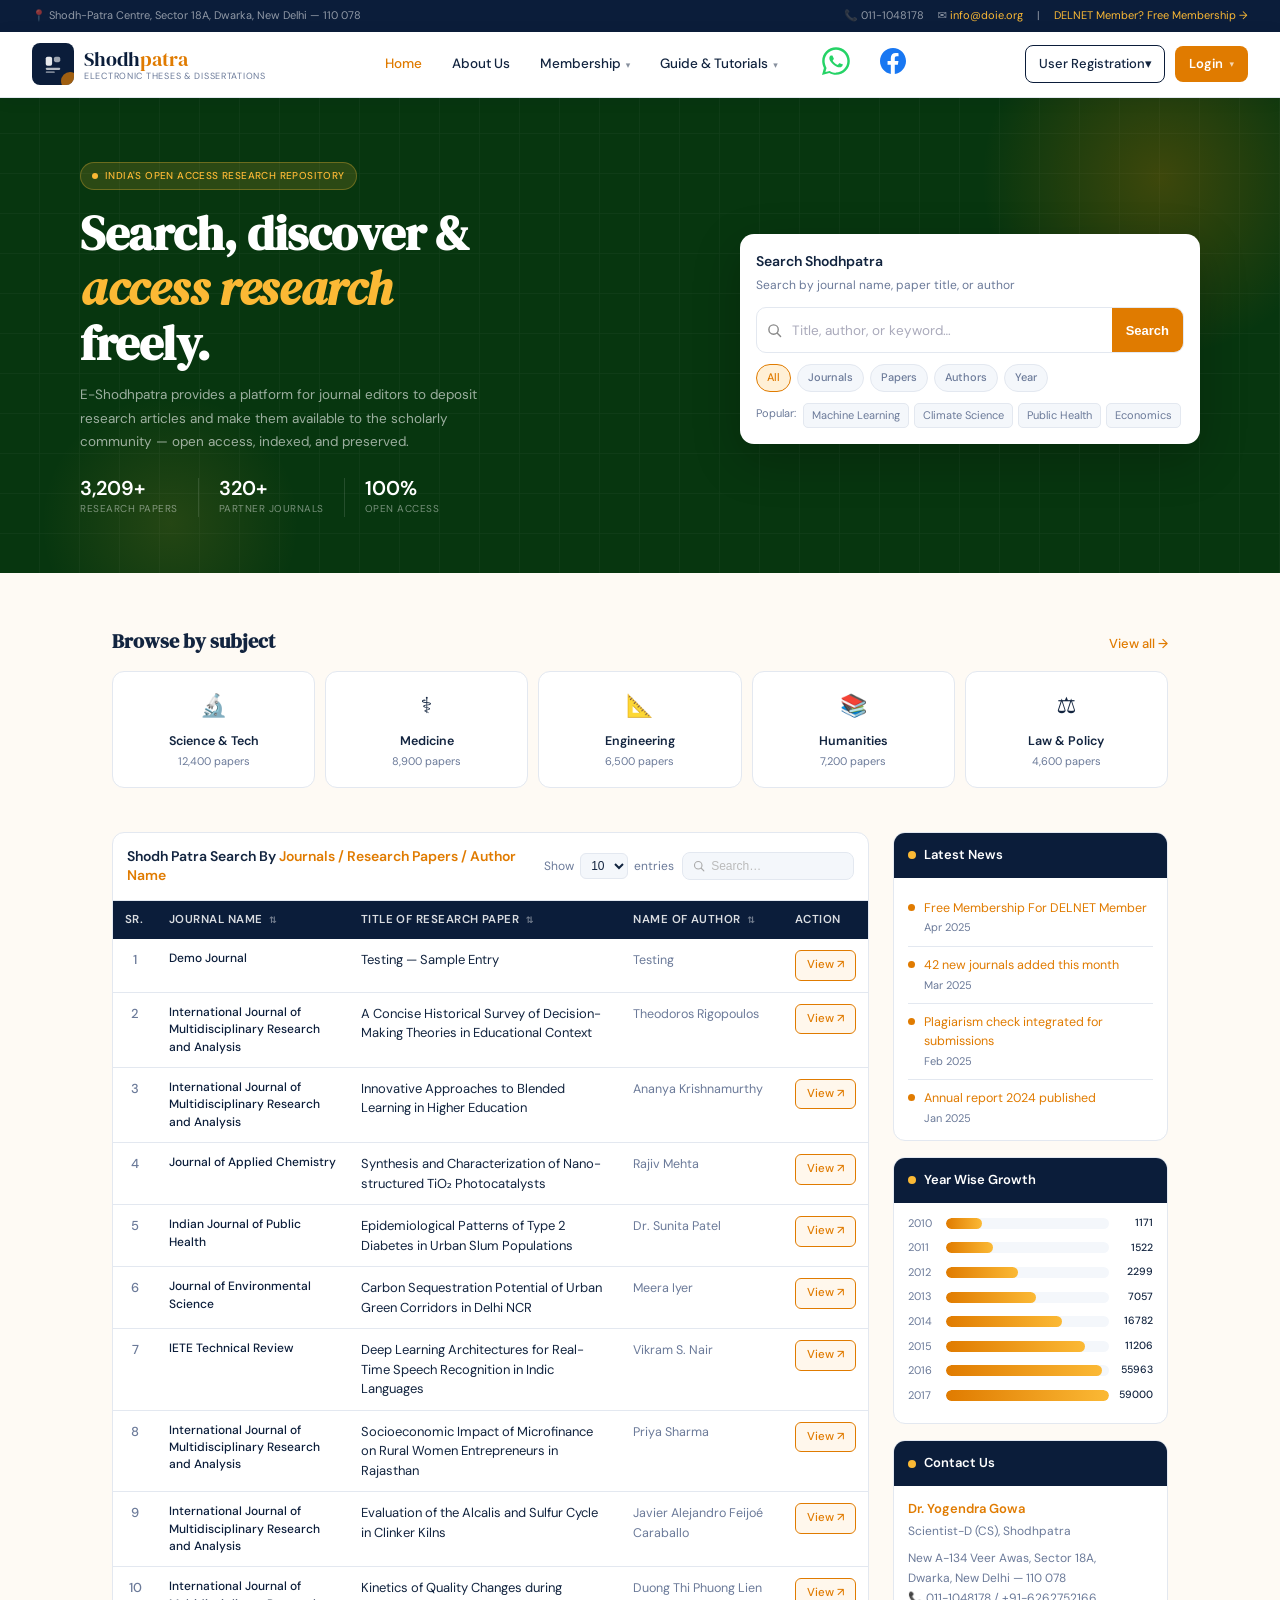
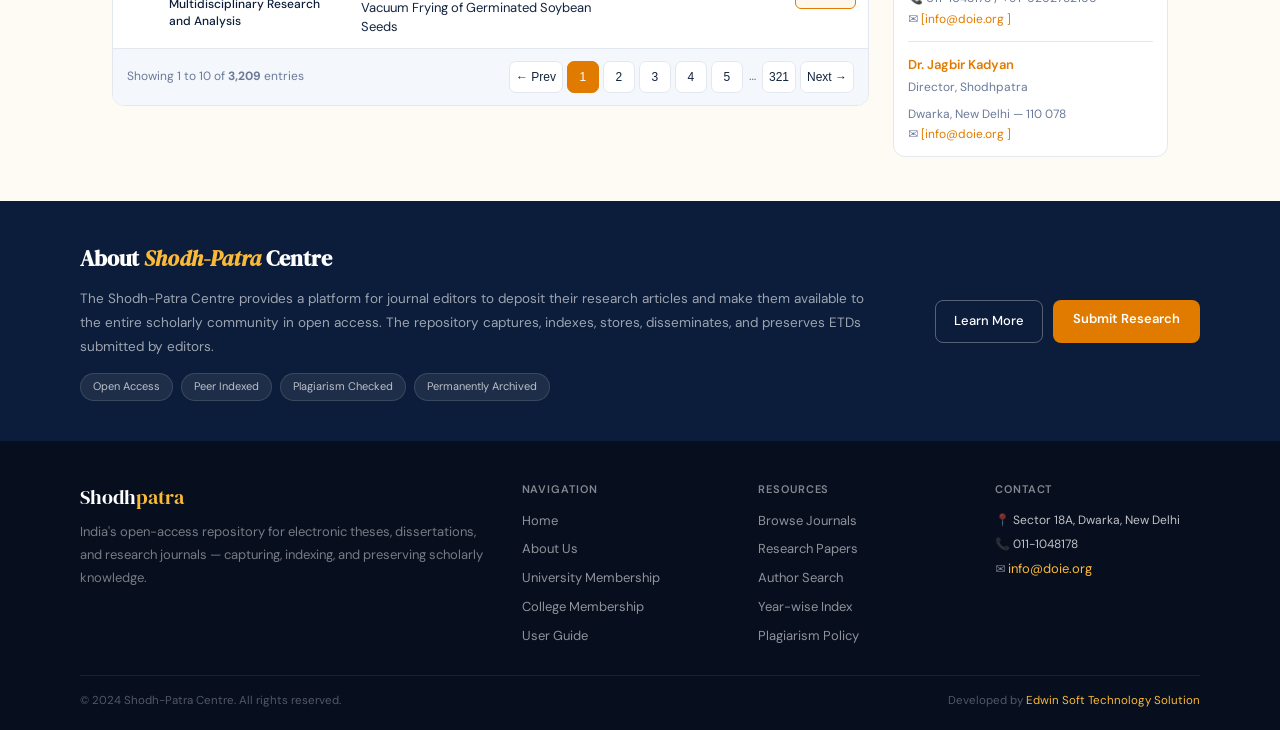
<file: index.html>
<!DOCTYPE html>
<html lang="en">
<head>
  <meta charset="UTF-8" />
  <meta name="viewport" content="width=device-width, initial-scale=1.0" />
  <title>E-Shodhpatra — Indian Electronic Theses &amp; Dissertations</title>
  <link
    href="https://fonts.googleapis.com/css2?family=DM+Serif+Display:ital@0;1&family=DM+Sans:opsz,wght@9..40,300;9..40,400;9..40,500;9..40,600&display=swap"
    rel="stylesheet"
  />
  <link rel="stylesheet" href="style.css" />

  <link rel="stylesheet"
href="https://cdnjs.cloudflare.com/ajax/libs/font-awesome/6.5.0/css/all.min.css">
</head>
<body>

<!-- TOPBAR -->
<div class="topbar">
  <span class="topbar-address">📍 Shodh-Patra Centre, Sector 18A, Dwarka, New Delhi — 110 078</span>
  <div class="topbar-right">
    <span>📞 011-1048178</span>
    <span>✉ <a href="mailto:info@doie.org">info@doie.org</a></span>
    <span>|</span>
    <a href="#">DELNET Member? Free Membership →</a>
  </div>
</div>
<nav class="nav">
  <a href="index.html" class="nav-logo">
    <div class="nav-logo-mark">
      <svg width="20" height="20" viewBox="0 0 22 22" fill="none">
        <rect x="3"  y="3"  width="7"  height="10" rx="2" fill="white" opacity="0.9"/>
        <rect x="12" y="3"  width="7"  height="6"  rx="2" fill="white" opacity="0.6"/>
        <rect x="3"  y="15" width="16" height="2.5" rx="1.2" fill="white" opacity="0.7"/>
        <rect x="3"  y="19" width="10" height="2"  rx="1" fill="white" opacity="0.45"/>
      </svg>
    </div>
    <div class="nav-logo-text">
      <div class="main">Shodh<span>patra</span></div>
      <div class="sub">Electronic Theses &amp; Dissertations</div>
    </div>
  </a>
  <div class="nav-links">
    <a href="index.html" class="active">Home</a>
    <a href="about.html">About Us</a>
    <div class="nav-dropdown">
      <a href="#" class="nav-dropdown-toggle">Membership <span class="arrow">▾</span></a>
      <div class="nav-dropdown-menu">
        <a href="membership-university.html" class="nav-dropdown-item">
          <span class="dropdown-icon">🏛️</span>
          <span><strong>University Membership</strong><br><small>Apply for institutional access</small></span>
        </a>
        <a href="membership-college.html" class="nav-dropdown-item">
          <span class="dropdown-icon">🎓</span>
          <span><strong>College Membership</strong><br><small>Apply for college affiliation</small></span>
        </a>


      </div>
    </div>


    <div class="nav-dropdown">
      <a href="#" class="nav-dropdown-toggle">Guide &amp; Tutorials <span class="arrow">▾</span></a>
      <div class="nav-dropdown-menu">
        <a href="guide.html" class="nav-dropdown-item">
          <span class="dropdown-icon">📖</span>
          <span><strong>User Guide</strong><br><small>Role-based platform guides</small></span>
        </a>
        <!-- <a href="#" class="nav-dropdown-item">
          <span class="dropdown-icon">🎥</span>
          <span><strong>Video Tutorials</strong><br><small>Step-by-step walkthroughs</small></span>
        </a> -->
      </div>
    </div>
    <!-- <a href="#">Browse</a> -->


<a href="https://wa.me/919XXXXXXXXX"
   class="whatsapp-icon"
   target="_blank"
   aria-label="Chat on WhatsApp">

  <svg xmlns="http://www.w3.org/2000/svg"
       viewBox="0 0 32 32"
       width="28"
       height="28">

    <path fill="#25D366"
      d="M16 .4C7.2.4.2 7.3.2 16c0 2.8.7 5.5 2 7.9L0 32l8.3-2.2c2.3 1.3 5 2 7.7 2
      8.8 0 15.8-7 15.8-15.8C31.8 7.3 24.8.4 16 .4zm0 29.1c-2.4 0-4.7-.6-6.7-1.8l-.5-.3-4.9
      1.3 1.3-4.8-.3-.5C3.7 20.5 3 18.3 3 16 3 8.8 8.8 3 16 3s13 5.8 13 13-5.8 13-13
      13zm7.1-9.6c-.4-.2-2.3-1.1-2.7-1.2-.4-.2-.6-.2-.9.2-.3.4-1 1.2-1.3 1.4-.2.2-.4.2-.8
      0-.4-.2-1.6-.6-3-1.9-1.1-1-1.9-2.2-2.1-2.6-.2-.4 0-.6.2-.8.2-.2.4-.4.6-.6.2-.2.3-.4
      .4-.6.1-.2 0-.4 0-.6-.1-.2-.9-2.2-1.3-3-.3-.7-.6-.6-.9-.6h-.8c-.2 0-.6.1-.9.4-.3.3-1.2
      1.2-1.2 3s1.3 3.5 1.5 3.7c.2.2 2.6 4 6.4 5.6.9.4 1.6.6 2.2.7.9.1 1.7.1 2.3.1.7-.1
      2.3-.9 2.6-1.8.3-.9.3-1.6.2-1.8-.1-.2-.4-.3-.8-.5z"/>

  </svg>

</a>


<!-- Facebook -->
<a href="https://facebook.com"
   class="social-icon"
   target="_blank"
   aria-label="Facebook">

  <svg viewBox="0 0 32 32" width="26" height="26">
    <path fill="#1877F2"
      d="M32 16C32 7.2 24.8 0 16 0S0 7.2 0 16c0 8 5.8 14.7 13.3 15.9V20.7h-4V16h4v-3.6
      c0-4 2.4-6.2 6-6.2 1.7 0 3.5.3 3.5.3v3.8h-2c-2 0-2.6 1.2-2.6 2.5V16h4.5l-.7
      4.7h-3.8V32C26.2 30.7 32 24 32 16z"/>
  </svg>

</a>




  </div>
  <div class="nav-actions">
    <div class="nav-dropdown">
      <a href="#" class="nav-action-toggle">User Registration <span class="arrow">▾</span></a>
      <div class="nav-dropdown-menu nav-dropdown-right">
        <a href="user-registration.html" class="nav-dropdown-item">
          <span class="dropdown-icon">👤</span>
          <span><strong>Shodhpatra User</strong><br><small>Author, Reader, Editor</small></span>
        </a>
        <a href="admin-registration.html" class="nav-dropdown-item">
          <span class="dropdown-icon">🛡️</span>
          <span><strong>Administrator</strong><br><small>Institutional admin access</small></span>
        </a>
      </div>
    </div>
    <div class="nav-dropdown">
      <a href="#" class="btn-solid" style="display:inline-flex;align-items:center;gap:6px;">Login <span class="arrow" style="color:rgba(255,255,255,0.7);font-size:9px">▾</span></a>
      <div class="nav-dropdown-menu nav-dropdown-right">
        <a href="login.html" class="nav-dropdown-item">
          <span class="dropdown-icon">👤</span>
          <span><strong>Shodhpatra User</strong><br><small>Author / Reader / Editor</small></span>
        </a>
        <a href="admin-login.html" class="nav-dropdown-item">
          <span class="dropdown-icon">🛡️</span>
          <span><strong>Administrator</strong><br><small>Institutional admin login</small></span>
        </a>
      </div>
    </div>
  </div>
  <button class="hamburger" id="hamburger" aria-label="Open menu" aria-expanded="false">
    <span></span><span></span><span></span>
  </button>
</nav>
<div class="mobile-menu" id="mobileMenu" role="navigation" aria-label="Mobile menu">
  <a href="index.html" class="mobile-nav-link active">Home</a>
  <a href="about.html" class="mobile-nav-link">About Us</a>
  <div class="mobile-nav-group">
    <div class="mobile-nav-group-label">Membership</div>
    <a href="membership-university.html" class="mobile-nav-link mobile-nav-sub">🏛️ University Membership</a>
    <a href="membership-college.html" class="mobile-nav-link mobile-nav-sub">🎓 College Membership</a>
  </div>
  <div class="mobile-nav-group">
    <div class="mobile-nav-group-label">Guide &amp; Tutorials</div>
    <a href="guide.html" class="mobile-nav-link mobile-nav-sub">📖 User Guide</a>
    <!-- <a href="#" class="mobile-nav-link mobile-nav-sub">🎥 Video Tutorials</a> -->
  </div>
  <!-- <a href="#" class="mobile-nav-link">Browse</a> -->
  <div class="mobile-menu-divider"></div>
  <div class="mobile-nav-group">
    <div class="mobile-nav-group-label">User Registration</div>
    <a href="user-registration.html" class="mobile-nav-link mobile-nav-sub">👤 Shodhpatra User</a>
    <a href="admin-registration.html" class="mobile-nav-link mobile-nav-sub">🛡️ Administrator</a>
  </div>
  <div class="mobile-nav-group">
    <div class="mobile-nav-group-label">Login</div>
    <a href="login.html" class="mobile-nav-link mobile-nav-sub">👤 Shodhpatra User</a>
    <a href="admin-login.html" class="mobile-nav-link mobile-nav-sub">🛡️ Administrator Login</a>
  </div>
</div>


<!-- ════════════════════════════════════
     HERO
════════════════════════════════════ -->
<section class="hero">
  <div class="hero-bg-pattern"></div>
  <div class="hero-glow"></div>
  <div class="hero-glow2"></div>

  <div class="hero-inner">
    <!-- Left -->
    <div class="hero-left">
      <div class="hero-badge">
        <span class="hero-badge-dot"></span>
        India's Open Access Research Repository
      </div>
      <h1 class="hero-title">
        Search, discover &amp;<br>
        <span class="accent">access research</span><br>
        freely.
      </h1>
      <p class="hero-subtitle">
        E-Shodhpatra provides a platform for journal editors to deposit research
        articles and make them available to the scholarly community —
        open access, indexed, and preserved.
      </p>
      <div class="hero-stats">
        <div>
          <div class="hero-stat-num">3,209+</div>
          <div class="hero-stat-lbl">Research papers</div>
        </div>
        <div class="hero-stat-divider"></div>
        <div>
          <div class="hero-stat-num">320+</div>
          <div class="hero-stat-lbl">Partner journals</div>
        </div>
        <div class="hero-stat-divider"></div>
        <div>
          <div class="hero-stat-num">100%</div>
          <div class="hero-stat-lbl">Open access</div>
        </div>
      </div>
    </div>

    <!-- Right: Search card -->
    <div class="hero-right">
      <div class="search-card">
        <div class="search-card-title">Search Shodhpatra</div>
        <div class="search-card-sub">Search by journal name, paper title, or author</div>

        <div class="search-row">
          <div class="search-icon">
            <svg width="15" height="15" viewBox="0 0 16 16" fill="none">
              <circle cx="7" cy="7" r="5" stroke="#888" stroke-width="1.5"/>
              <line x1="11" y1="11" x2="14.5" y2="14.5" stroke="#888" stroke-width="1.5" stroke-linecap="round"/>
            </svg>
          </div>
          <input class="search-input" type="text" placeholder="Title, author, or keyword…" />
          <button class="search-go">Search</button>
        </div>

        <div class="filter-chips">
          <span class="chip on">All</span>
          <span class="chip">Journals</span>
          <span class="chip">Papers</span>
          <span class="chip">Authors</span>
          <span class="chip">Year</span>
        </div>

        <div class="search-quick">
          <span class="quick-lbl">Popular:</span>
          <div class="quick-tags">
            <span class="quick-tag">Machine Learning</span>
            <span class="quick-tag">Climate Science</span>
            <span class="quick-tag">Public Health</span>
            <span class="quick-tag">Economics</span>
          </div>
        </div>
      </div>
    </div>
  </div>
</section>

<!-- ════════════════════════════════════
     BROWSE BY SUBJECT
════════════════════════════════════ -->
<section class="cats-section">
  <div class="section-wrap">
    <div class="section-header">
      <h2 class="section-heading">Browse by subject</h2>
      <a href="#" class="section-link">View all →</a>
    </div>
    <div class="cat-grid">
      <div class="cat-card"><div class="cat-icon">🔬</div><div class="cat-name">Science &amp; Tech</div><div class="cat-count">12,400 papers</div></div>
      <div class="cat-card"><div class="cat-icon">⚕️</div><div class="cat-name">Medicine</div><div class="cat-count">8,900 papers</div></div>
      <div class="cat-card"><div class="cat-icon">📐</div><div class="cat-name">Engineering</div><div class="cat-count">6,500 papers</div></div>
      <div class="cat-card"><div class="cat-icon">📚</div><div class="cat-name">Humanities</div><div class="cat-count">7,200 papers</div></div>
      <div class="cat-card"><div class="cat-icon">⚖️</div><div class="cat-name">Law &amp; Policy</div><div class="cat-count">4,600 papers</div></div>
    </div>
  </div>
</section>

<!-- ════════════════════════════════════
     MAIN SECTION: TABLE + SIDEBAR
════════════════════════════════════ -->
<section class="main-section">
  <div class="section-wrap">
    <div class="main-layout">

      <!-- TABLE -->
      <div>
        <div class="table-card">

          <!-- Header -->
          <div class="table-card-header">
            <div class="table-card-title">
              Shodh Patra Search By <span>Journals / Research Papers / Author Name</span>
            </div>
            <div class="table-controls">
              <div class="show-entries">
                Show
                <select class="show-select">
                  <option>10</option><option>25</option><option>50</option>
                </select>
                entries
              </div>
              <div class="tbl-search">
                <svg width="12" height="12" viewBox="0 0 16 16" fill="none">
                  <circle cx="7" cy="7" r="5" stroke="#aaa" stroke-width="1.5"/>
                  <line x1="11" y1="11" x2="14.5" y2="14.5" stroke="#aaa" stroke-width="1.5" stroke-linecap="round"/>
                </svg>
                <input type="text" placeholder="Search…" />
              </div>
            </div>
          </div>

          <!-- ── MOBILE CARD VIEW (hidden on desktop) ── -->
          <div class="table-mobile">

            <div class="mobile-row">
              <div class="mobile-row-top">
                <div class="mobile-row-sr">1</div>
                <div class="mobile-row-title"><a href="#">Testing — Sample Entry</a></div>
              </div>
              <div class="mobile-row-meta">
                <span class="mobile-journal-badge">Demo Journal</span>
                <span class="mobile-author">Testing</span>
              </div>
              <div class="mobile-row-footer"><a href="#" class="action-btn">View ↗</a></div>
            </div>

            <div class="mobile-row">
              <div class="mobile-row-top">
                <div class="mobile-row-sr">2</div>
                <div class="mobile-row-title"><a href="#">A Concise Historical Survey of Decision-Making Theories in Educational Context</a></div>
              </div>
              <div class="mobile-row-meta">
                <span class="mobile-journal-badge">IJMRA</span>
                <span class="mobile-author">Theodoros Rigopoulos</span>
              </div>
              <div class="mobile-row-footer"><a href="#" class="action-btn">View ↗</a></div>
            </div>

            <div class="mobile-row">
              <div class="mobile-row-top">
                <div class="mobile-row-sr">3</div>
                <div class="mobile-row-title"><a href="#">Innovative Approaches to Blended Learning in Higher Education</a></div>
              </div>
              <div class="mobile-row-meta">
                <span class="mobile-journal-badge">IJMRA</span>
                <span class="mobile-author">Ananya Krishnamurthy</span>
              </div>
              <div class="mobile-row-footer"><a href="#" class="action-btn">View ↗</a></div>
            </div>

            <div class="mobile-row">
              <div class="mobile-row-top">
                <div class="mobile-row-sr">4</div>
                <div class="mobile-row-title"><a href="#">Synthesis and Characterization of Nano-structured TiO₂ Photocatalysts</a></div>
              </div>
              <div class="mobile-row-meta">
                <span class="mobile-journal-badge">Journal of Applied Chemistry</span>
                <span class="mobile-author">Rajiv Mehta</span>
              </div>
              <div class="mobile-row-footer"><a href="#" class="action-btn">View ↗</a></div>
            </div>

            <div class="mobile-row">
              <div class="mobile-row-top">
                <div class="mobile-row-sr">5</div>
                <div class="mobile-row-title"><a href="#">Epidemiological Patterns of Type 2 Diabetes in Urban Slum Populations</a></div>
              </div>
              <div class="mobile-row-meta">
                <span class="mobile-journal-badge">Indian Journal of Public Health</span>
                <span class="mobile-author">Dr. Sunita Patel</span>
              </div>
              <div class="mobile-row-footer"><a href="#" class="action-btn">View ↗</a></div>
            </div>

            <div class="mobile-row">
              <div class="mobile-row-top">
                <div class="mobile-row-sr">6</div>
                <div class="mobile-row-title"><a href="#">Carbon Sequestration Potential of Urban Green Corridors in Delhi NCR</a></div>
              </div>
              <div class="mobile-row-meta">
                <span class="mobile-journal-badge">Journal of Environmental Science</span>
                <span class="mobile-author">Meera Iyer</span>
              </div>
              <div class="mobile-row-footer"><a href="#" class="action-btn">View ↗</a></div>
            </div>

            <div class="mobile-row">
              <div class="mobile-row-top">
                <div class="mobile-row-sr">7</div>
                <div class="mobile-row-title"><a href="#">Deep Learning Architectures for Real-Time Speech Recognition in Indic Languages</a></div>
              </div>
              <div class="mobile-row-meta">
                <span class="mobile-journal-badge">IETE Technical Review</span>
                <span class="mobile-author">Vikram S. Nair</span>
              </div>
              <div class="mobile-row-footer"><a href="#" class="action-btn">View ↗</a></div>
            </div>

            <div class="mobile-row">
              <div class="mobile-row-top">
                <div class="mobile-row-sr">8</div>
                <div class="mobile-row-title"><a href="#">Socioeconomic Impact of Microfinance on Rural Women Entrepreneurs in Rajasthan</a></div>
              </div>
              <div class="mobile-row-meta">
                <span class="mobile-journal-badge">IJMRA</span>
                <span class="mobile-author">Priya Sharma</span>
              </div>
              <div class="mobile-row-footer"><a href="#" class="action-btn">View ↗</a></div>
            </div>

            <div class="mobile-row">
              <div class="mobile-row-top">
                <div class="mobile-row-sr">9</div>
                <div class="mobile-row-title"><a href="#">Evaluation of the Alcalis and Sulfur Cycle in Clinker Kilns</a></div>
              </div>
              <div class="mobile-row-meta">
                <span class="mobile-journal-badge">IJMRA</span>
                <span class="mobile-author">Javier Alejandro Feijoé Caraballo</span>
              </div>
              <div class="mobile-row-footer"><a href="#" class="action-btn">View ↗</a></div>
            </div>

            <div class="mobile-row">
              <div class="mobile-row-top">
                <div class="mobile-row-sr">10</div>
                <div class="mobile-row-title"><a href="#">Kinetics of Quality Changes during Vacuum Frying of Germinated Soybean Seeds</a></div>
              </div>
              <div class="mobile-row-meta">
                <span class="mobile-journal-badge">IJMRA</span>
                <span class="mobile-author">Duong Thi Phuong Lien</span>
              </div>
              <div class="mobile-row-footer"><a href="#" class="action-btn">View ↗</a></div>
            </div>

          </div><!-- /table-mobile -->

          <!-- ── DESKTOP TABLE (hidden on mobile) ── -->
          <table class="table-desktop desktop-table">
            <thead>
              <tr>
                <th>Sr.</th>
                <th>Journal Name <span class="sort">⇅</span></th>
                <th>Title of Research Paper <span class="sort">⇅</span></th>
                <th>Name of Author <span class="sort">⇅</span></th>
                <th>Action</th>
              </tr>
            </thead>
            <tbody>
              <tr>
                <td class="sr">1</td>
                <td><div class="journal-name">Demo Journal</div></td>
                <td><div class="paper-title"><a href="#">Testing — Sample Entry</a></div></td>
                <td><div class="author-name">Testing</div></td>
                <td><a href="#" class="action-btn">View ↗</a></td>
              </tr>
              <tr>
                <td class="sr">2</td>
                <td><div class="journal-name">International Journal of Multidisciplinary Research and Analysis</div></td>
                <td><div class="paper-title"><a href="#">A Concise Historical Survey of Decision-Making Theories in Educational Context</a></div></td>
                <td><div class="author-name">Theodoros Rigopoulos</div></td>
                <td><a href="#" class="action-btn">View ↗</a></td>
              </tr>
              <tr>
                <td class="sr">3</td>
                <td><div class="journal-name">International Journal of Multidisciplinary Research and Analysis</div></td>
                <td><div class="paper-title"><a href="#">Innovative Approaches to Blended Learning in Higher Education</a></div></td>
                <td><div class="author-name">Ananya Krishnamurthy</div></td>
                <td><a href="#" class="action-btn">View ↗</a></td>
              </tr>
              <tr>
                <td class="sr">4</td>
                <td><div class="journal-name">Journal of Applied Chemistry</div></td>
                <td><div class="paper-title"><a href="#">Synthesis and Characterization of Nano-structured TiO₂ Photocatalysts</a></div></td>
                <td><div class="author-name">Rajiv Mehta</div></td>
                <td><a href="#" class="action-btn">View ↗</a></td>
              </tr>
              <tr>
                <td class="sr">5</td>
                <td><div class="journal-name">Indian Journal of Public Health</div></td>
                <td><div class="paper-title"><a href="#">Epidemiological Patterns of Type 2 Diabetes in Urban Slum Populations</a></div></td>
                <td><div class="author-name">Dr. Sunita Patel</div></td>
                <td><a href="#" class="action-btn">View ↗</a></td>
              </tr>
              <tr>
                <td class="sr">6</td>
                <td><div class="journal-name">Journal of Environmental Science</div></td>
                <td><div class="paper-title"><a href="#">Carbon Sequestration Potential of Urban Green Corridors in Delhi NCR</a></div></td>
                <td><div class="author-name">Meera Iyer</div></td>
                <td><a href="#" class="action-btn">View ↗</a></td>
              </tr>
              <tr>
                <td class="sr">7</td>
                <td><div class="journal-name">IETE Technical Review</div></td>
                <td><div class="paper-title"><a href="#">Deep Learning Architectures for Real-Time Speech Recognition in Indic Languages</a></div></td>
                <td><div class="author-name">Vikram S. Nair</div></td>
                <td><a href="#" class="action-btn">View ↗</a></td>
              </tr>
              <tr>
                <td class="sr">8</td>
                <td><div class="journal-name">International Journal of Multidisciplinary Research and Analysis</div></td>
                <td><div class="paper-title"><a href="#">Socioeconomic Impact of Microfinance on Rural Women Entrepreneurs in Rajasthan</a></div></td>
                <td><div class="author-name">Priya Sharma</div></td>
                <td><a href="#" class="action-btn">View ↗</a></td>
              </tr>
              <tr>
                <td class="sr">9</td>
                <td><div class="journal-name">International Journal of Multidisciplinary Research and Analysis</div></td>
                <td><div class="paper-title"><a href="#">Evaluation of the Alcalis and Sulfur Cycle in Clinker Kilns</a></div></td>
                <td><div class="author-name">Javier Alejandro Feijoé Caraballo</div></td>
                <td><a href="#" class="action-btn">View ↗</a></td>
              </tr>
              <tr>
                <td class="sr">10</td>
                <td><div class="journal-name">International Journal of Multidisciplinary Research and Analysis</div></td>
                <td><div class="paper-title"><a href="#">Kinetics of Quality Changes during Vacuum Frying of Germinated Soybean Seeds</a></div></td>
                <td><div class="author-name">Duong Thi Phuong Lien</div></td>
                <td><a href="#" class="action-btn">View ↗</a></td>
              </tr>
            </tbody>
          </table>

          <!-- Footer / Pagination -->
          <div class="table-footer">
            <div class="showing-info">Showing 1 to 10 of <strong>3,209</strong> entries</div>
            <div class="pagination">
              <button class="page-btn">← Prev</button>
              <button class="page-btn active">1</button>
              <button class="page-btn">2</button>
              <button class="page-btn">3</button>
              <button class="page-btn">4</button>
              <button class="page-btn">5</button>
              <span class="page-ellipsis">…</span>
              <button class="page-btn">321</button>
              <button class="page-btn">Next →</button>
            </div>
          </div>

        </div><!-- /table-card -->
      </div><!-- /table column -->

      <!-- SIDEBAR -->
      <div class="sidebar">

        <!-- Latest News -->
        <div class="sidebar-card">
          <div class="sidebar-card-head"><span class="dot"></span> Latest News</div>
          <div class="sidebar-card-body">
            <div class="news-item">
              <div class="news-dot"></div>
              <div><div class="news-text"><a href="#">Free Membership For DELNET Member</a></div><div class="news-date">Apr 2025</div></div>
            </div>
            <div class="news-item">
              <div class="news-dot"></div>
              <div><div class="news-text"><a href="#">42 new journals added this month</a></div><div class="news-date">Mar 2025</div></div>
            </div>
            <div class="news-item">
              <div class="news-dot"></div>
              <div><div class="news-text"><a href="#">Plagiarism check integrated for submissions</a></div><div class="news-date">Feb 2025</div></div>
            </div>
            <div class="news-item">
              <div class="news-dot"></div>
              <div><div class="news-text"><a href="#">Annual report 2024 published</a></div><div class="news-date">Jan 2025</div></div>
            </div>
          </div>
        </div>

        <!-- Year Wise Growth -->
        <div class="sidebar-card">
          <div class="sidebar-card-head"><span class="dot"></span> Year Wise Growth</div>
          <div class="sidebar-card-body growth-chart">
            <div class="growth-year-row"><span class="growth-year">2010</span><div class="growth-bar-bg"><div class="growth-bar" style="width:22%"></div></div><span class="growth-val">1171</span></div>
            <div class="growth-year-row"><span class="growth-year">2011</span><div class="growth-bar-bg"><div class="growth-bar" style="width:29%"></div></div><span class="growth-val">1522</span></div>
            <div class="growth-year-row"><span class="growth-year">2012</span><div class="growth-bar-bg"><div class="growth-bar" style="width:44%"></div></div><span class="growth-val">2299</span></div>
            <div class="growth-year-row"><span class="growth-year">2013</span><div class="growth-bar-bg"><div class="growth-bar" style="width:55%"></div></div><span class="growth-val">7057</span></div>
            <div class="growth-year-row"><span class="growth-year">2014</span><div class="growth-bar-bg"><div class="growth-bar" style="width:71%"></div></div><span class="growth-val">16782</span></div>
            <div class="growth-year-row"><span class="growth-year">2015</span><div class="growth-bar-bg"><div class="growth-bar" style="width:85%"></div></div><span class="growth-val">11206</span></div>
            <div class="growth-year-row"><span class="growth-year">2016</span><div class="growth-bar-bg"><div class="growth-bar" style="width:96%"></div></div><span class="growth-val">55963</span></div>
            <div class="growth-year-row"><span class="growth-year">2017</span><div class="growth-bar-bg"><div class="growth-bar" style="width:100%"></div></div><span class="growth-val">59000</span></div>
          </div>
        </div>

        <!-- Contact -->
        <div class="sidebar-card">
          <div class="sidebar-card-head"><span class="dot"></span> Contact Us</div>
          <div class="sidebar-card-body">
            <div class="contact-block">
              <div class="contact-name">Dr. Yogendra Gowa</div>
              <div class="contact-role">Scientist-D (CS), Shodhpatra</div>
              <div class="contact-info">
                New A-134 Veer Awas, Sector 18A,<br>
                Dwarka, New Delhi — 110 078<br>
                📞 011-1048178 / +91-6262752166<br>
                ✉ <a href="/cdn-cgi/l/email-protection#caa3a4aca58aaea5a3afe4a5b8ad"><span class="__cf_email__" data-cfemail="721b1c141d32161d1b175c1d0015">[info@doie.org&#160;]</span></a>
              </div>
              <hr class="contact-divider" />
              <div class="contact-name">Dr. Jagbir Kadyan</div>
              <div class="contact-role">Director, Shodhpatra</div>
              <div class="contact-info">
                Dwarka, New Delhi — 110 078<br>
                ✉ <a href="/cdn-cgi/l/email-protection#056c6b636a45616a6c602b6a7762"><span class="__cf_email__" data-cfemail="6801060e07280c07010d46071a0f">[info@doie.org&#160;]</span></a>
              </div>
            </div>
          </div>
        </div>

      </div><!-- /sidebar -->
    </div><!-- /main-layout -->
  </div><!-- /section-wrap -->
</section>

<!-- ════════════════════════════════════
     ABOUT STRIP
════════════════════════════════════ -->
<div class="about-strip">
  <div class="about-inner">
    <div class="about-text">
      <h2 class="about-heading">About <span>Shodh-Patra</span> Centre</h2>
      <p class="about-desc">
        The Shodh-Patra Centre provides a platform for journal editors to deposit their research
        articles and make them available to the entire scholarly community in open access.
        The repository captures, indexes, stores, disseminates, and preserves ETDs submitted by editors.
      </p>
      <div class="about-pills">
        <span class="about-pill">Open Access</span>
        <span class="about-pill">Peer Indexed</span>
        <span class="about-pill">Plagiarism Checked</span>
        <span class="about-pill">Permanently Archived</span>
      </div>
    </div>
    <div class="about-cta-group">
      <a href="#" class="btn-outline-white">Learn More</a>
      <a href="#" class="btn-solid">Submit Research</a>
    </div>
  </div>
</div>

<!-- ════════════════════════════════════
     FOOTER
════════════════════════════════════ -->

<footer>
  <div class="footer-inner">
    <div class="footer-grid">
      <div class="footer-brand">
        <div class="logo-text">Shodh<span>patra</span></div>
        <p>India's open-access repository for electronic theses, dissertations, and research journals — capturing, indexing, and preserving scholarly knowledge.</p>
      </div>
      <div class="footer-col">
        <h4>Navigation</h4>
        <a href="index.html">Home</a>
        <a href="about.html">About Us</a>
        <a href="membership-university.html">University Membership</a>
        <a href="membership-college.html">College Membership</a>
        <a href="guide.html">User Guide</a>
      </div>
      <div class="footer-col">
        <h4>Resources</h4>
        <a href="#">Browse Journals</a>
        <a href="#">Research Papers</a>
        <a href="#">Author Search</a>
        <a href="#">Year-wise Index</a>
        <a href="#">Plagiarism Policy</a>
      </div>
      <div class="footer-col">
        <h4>Contact</h4>
        <div class="footer-contact-row">📍 <span>Sector 18A, Dwarka, New Delhi</span></div>
        <div class="footer-contact-row">📞 <span>011-1048178</span></div>
        <div class="footer-contact-row">✉ <a href="mailto:info@doie.org">info@doie.org</a></div>
      </div>
    </div>
    <div class="footer-bottom">
      <span>© 2024 Shodh-Patra Centre. All rights reserved.</span>
      <span>Developed by <a href="#">Edwin Soft Technology Solution</a></span>
    </div>
  </div>
</footer>
<script src="script.js"></script>
</body>
</html>
</file>
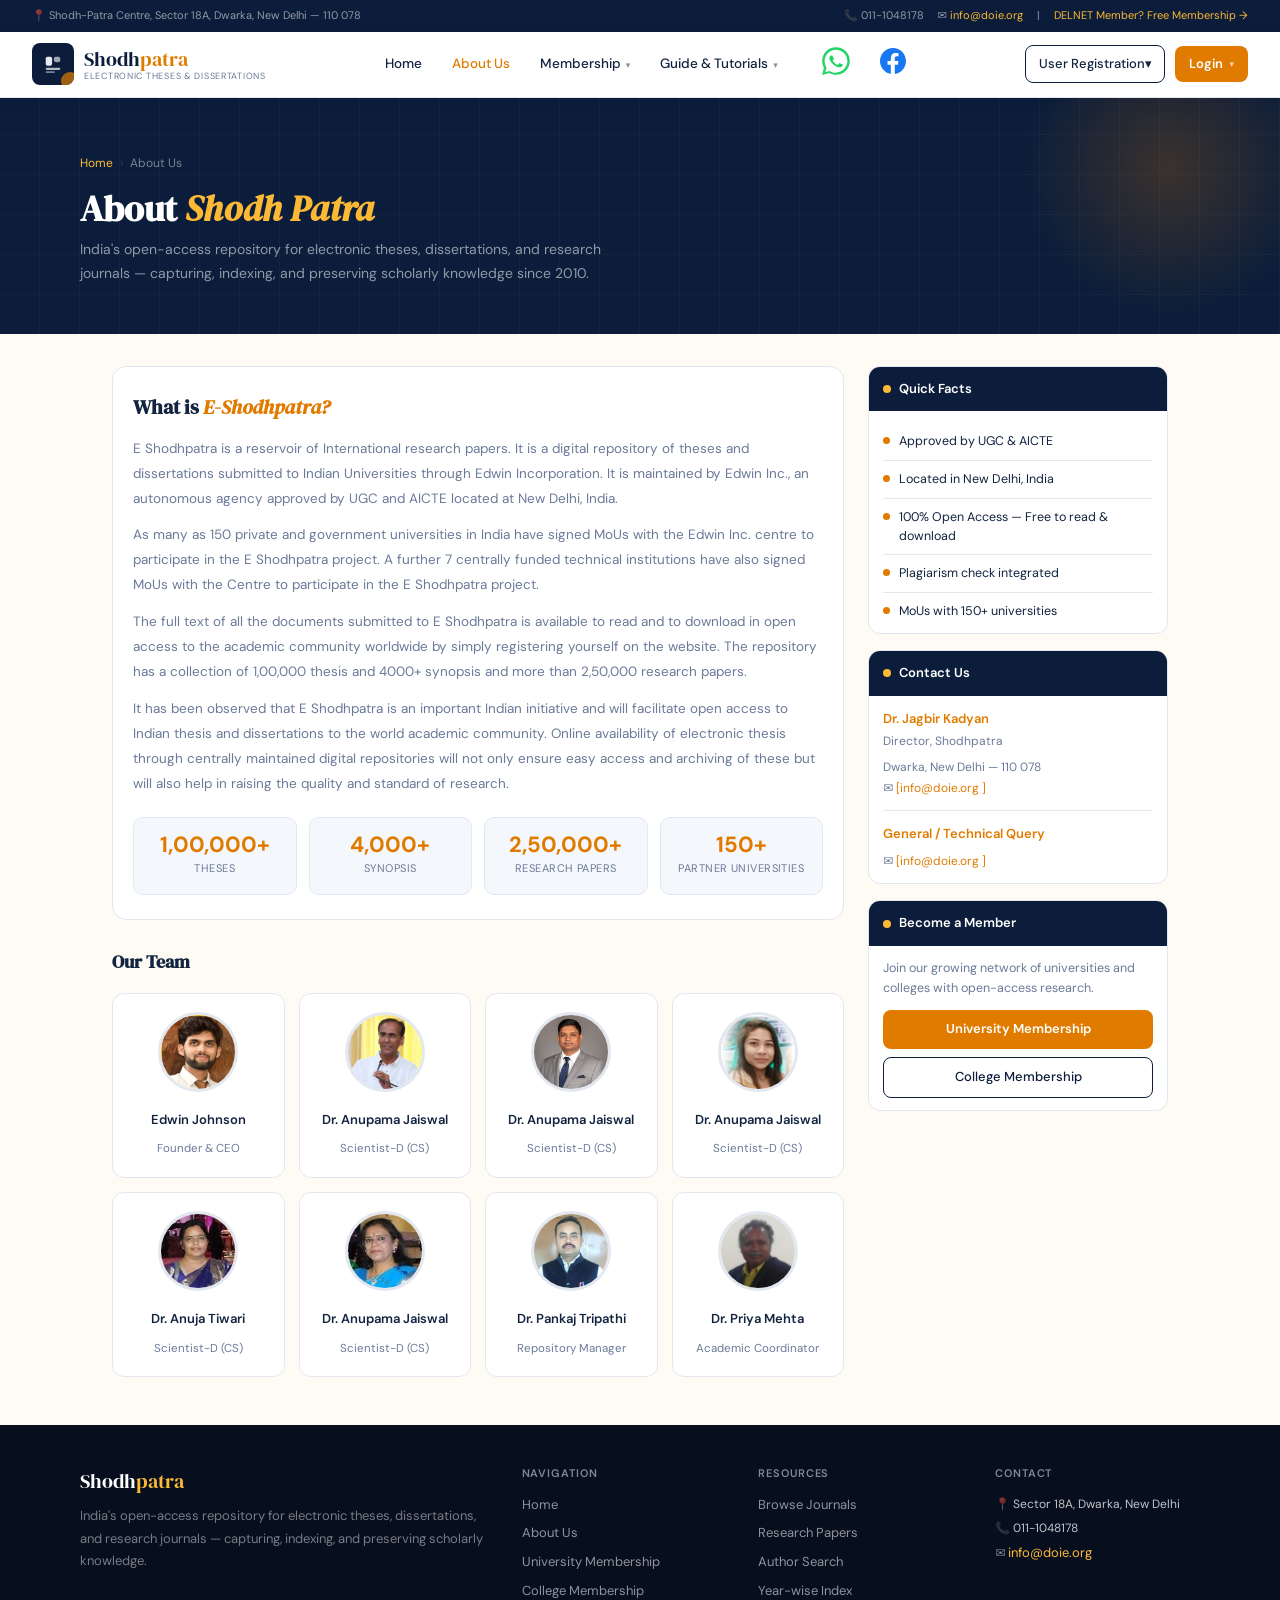
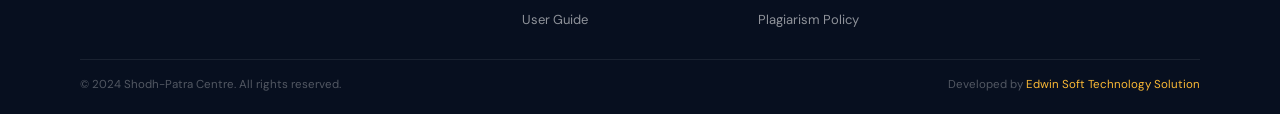
<file: about.html>
<!DOCTYPE html>
<html lang="en">
<head>
  <meta charset="UTF-8" />
  <meta name="viewport" content="width=device-width, initial-scale=1.0" />
  <title>About Us — E-Shodhpatra</title>
  <link
    href="https://fonts.googleapis.com/css2?family=DM+Serif+Display:ital@0;1&family=DM+Sans:opsz,wght@9..40,300;9..40,400;9..40,500;9..40,600&display=swap"
    rel="stylesheet"
  />
  <link rel="stylesheet" href="style.css" />
  <link rel="stylesheet"
href="https://cdnjs.cloudflare.com/ajax/libs/font-awesome/6.5.0/css/all.min.css">
</head>
<body>

<!-- TOPBAR -->
<div class="topbar">
  <span class="topbar-address">📍 Shodh-Patra Centre, Sector 18A, Dwarka, New Delhi — 110 078</span>
  <div class="topbar-right">
    <span>📞 011-1048178</span>
    <span>✉ <a href="mailto:info@doie.org">info@doie.org</a></span>
    <span>|</span>
    <a href="#">DELNET Member? Free Membership →</a>
  </div>
</div>
<nav class="nav">
  <a href="index.html" class="nav-logo">
    <div class="nav-logo-mark">
      <svg width="20" height="20" viewBox="0 0 22 22" fill="none">
        <rect x="3"  y="3"  width="7"  height="10" rx="2" fill="white" opacity="0.9"/>
        <rect x="12" y="3"  width="7"  height="6"  rx="2" fill="white" opacity="0.6"/>
        <rect x="3"  y="15" width="16" height="2.5" rx="1.2" fill="white" opacity="0.7"/>
        <rect x="3"  y="19" width="10" height="2"  rx="1" fill="white" opacity="0.45"/>
      </svg>
    </div>
    <div class="nav-logo-text">
      <div class="main">Shodh<span>patra</span></div>
      <div class="sub">Electronic Theses &amp; Dissertations</div>
    </div>
  </a>
  <div class="nav-links">
    <a href="index.html">Home</a>
    <a href="about.html" class="active">About Us</a>
    <div class="nav-dropdown">
      <a href="#" class="nav-dropdown-toggle">Membership <span class="arrow">▾</span></a>
      <div class="nav-dropdown-menu">
        <a href="membership-university.html" class="nav-dropdown-item">
          <span class="dropdown-icon">🏛️</span>
          <span><strong>University Membership</strong><br><small>Apply for institutional access</small></span>
        </a>
        <a href="membership-college.html" class="nav-dropdown-item">
          <span class="dropdown-icon">🎓</span>
          <span><strong>College Membership</strong><br><small>Apply for college affiliation</small></span>
        </a>
      </div>
    </div>
    <div class="nav-dropdown">
      <a href="#" class="nav-dropdown-toggle">Guide &amp; Tutorials <span class="arrow">▾</span></a>
      <div class="nav-dropdown-menu">
        <a href="guide.html" class="nav-dropdown-item">
          <span class="dropdown-icon">📖</span>
          <span><strong>User Guide</strong><br><small>Role-based platform guides</small></span>
        </a>
        <!-- <a href="#" class="nav-dropdown-item">
          <span class="dropdown-icon">🎥</span>
          <span><strong>Video Tutorials</strong><br><small>Step-by-step walkthroughs</small></span>
        </a> -->
      </div>
    </div>
    <!-- <a href="#">Browse</a> -->


<a href="https://wa.me/919XXXXXXXXX"
   class="whatsapp-icon"
   target="_blank"
   aria-label="Chat on WhatsApp">

  <svg xmlns="http://www.w3.org/2000/svg"
       viewBox="0 0 32 32"
       width="28"
       height="28">

    <path fill="#25D366"
      d="M16 .4C7.2.4.2 7.3.2 16c0 2.8.7 5.5 2 7.9L0 32l8.3-2.2c2.3 1.3 5 2 7.7 2
      8.8 0 15.8-7 15.8-15.8C31.8 7.3 24.8.4 16 .4zm0 29.1c-2.4 0-4.7-.6-6.7-1.8l-.5-.3-4.9
      1.3 1.3-4.8-.3-.5C3.7 20.5 3 18.3 3 16 3 8.8 8.8 3 16 3s13 5.8 13 13-5.8 13-13
      13zm7.1-9.6c-.4-.2-2.3-1.1-2.7-1.2-.4-.2-.6-.2-.9.2-.3.4-1 1.2-1.3 1.4-.2.2-.4.2-.8
      0-.4-.2-1.6-.6-3-1.9-1.1-1-1.9-2.2-2.1-2.6-.2-.4 0-.6.2-.8.2-.2.4-.4.6-.6.2-.2.3-.4
      .4-.6.1-.2 0-.4 0-.6-.1-.2-.9-2.2-1.3-3-.3-.7-.6-.6-.9-.6h-.8c-.2 0-.6.1-.9.4-.3.3-1.2
      1.2-1.2 3s1.3 3.5 1.5 3.7c.2.2 2.6 4 6.4 5.6.9.4 1.6.6 2.2.7.9.1 1.7.1 2.3.1.7-.1
      2.3-.9 2.6-1.8.3-.9.3-1.6.2-1.8-.1-.2-.4-.3-.8-.5z"/>

  </svg>

</a>


<!-- Facebook -->
<a href="https://facebook.com"
   class="social-icon"
   target="_blank"
   aria-label="Facebook">

  <svg viewBox="0 0 32 32" width="26" height="26">
    <path fill="#1877F2"
      d="M32 16C32 7.2 24.8 0 16 0S0 7.2 0 16c0 8 5.8 14.7 13.3 15.9V20.7h-4V16h4v-3.6
      c0-4 2.4-6.2 6-6.2 1.7 0 3.5.3 3.5.3v3.8h-2c-2 0-2.6 1.2-2.6 2.5V16h4.5l-.7
      4.7h-3.8V32C26.2 30.7 32 24 32 16z"/>
  </svg>

</a>


  </div>
  <div class="nav-actions">
    <div class="nav-dropdown">
      <a href="#" class="nav-action-toggle">User Registration <span class="arrow">▾</span></a>
      <div class="nav-dropdown-menu nav-dropdown-right">
        <a href="user-registration.html" class="nav-dropdown-item">
          <span class="dropdown-icon">👤</span>
          <span><strong>Shodhpatra User</strong><br><small>Author, Reader, Editor</small></span>
        </a>
        <a href="admin-registration.html" class="nav-dropdown-item">
          <span class="dropdown-icon">🛡️</span>
          <span><strong>Administrator</strong><br><small>Institutional admin access</small></span>
        </a>
      </div>
    </div>
    <div class="nav-dropdown">
      <a href="#" class="btn-solid" style="display:inline-flex;align-items:center;gap:6px;">Login <span class="arrow" style="color:rgba(255,255,255,0.7);font-size:9px">▾</span></a>
      <div class="nav-dropdown-menu nav-dropdown-right">
        <a href="login.html" class="nav-dropdown-item">
          <span class="dropdown-icon">👤</span>
          <span><strong>Shodhpatra User</strong><br><small>Author / Reader / Editor</small></span>
        </a>
        <a href="admin-login.html" class="nav-dropdown-item">
          <span class="dropdown-icon">🛡️</span>
          <span><strong>Administrator</strong><br><small>Institutional admin login</small></span>
        </a>
      </div>
    </div>
  </div>
  <button class="hamburger" id="hamburger" aria-label="Open menu" aria-expanded="false">
    <span></span><span></span><span></span>
  </button>
</nav>
<div class="mobile-menu" id="mobileMenu" role="navigation" aria-label="Mobile menu">
  <a href="index.html" class="mobile-nav-link">Home</a>
  <a href="about.html" class="mobile-nav-link active">About Us</a>
  <div class="mobile-nav-group">
    <div class="mobile-nav-group-label">Membership</div>
    <a href="membership-university.html" class="mobile-nav-link mobile-nav-sub">🏛️ University Membership</a>
    <a href="membership-college.html" class="mobile-nav-link mobile-nav-sub">🎓 College Membership</a>
  </div>
  <div class="mobile-nav-group">
    <div class="mobile-nav-group-label">Guide &amp; Tutorials</div>
    <a href="guide.html" class="mobile-nav-link mobile-nav-sub">📖 User Guide</a>
    <!-- <a href="#" class="mobile-nav-link mobile-nav-sub">🎥 Video Tutorials</a> -->
  </div>
  <!-- <a href="#" class="mobile-nav-link">Browse</a> -->
  <div class="mobile-menu-divider"></div>
  <div class="mobile-nav-group">
    <div class="mobile-nav-group-label">User Registration</div>
    <a href="user-registration.html" class="mobile-nav-link mobile-nav-sub">👤 Shodhpatra User</a>
    <a href="admin-registration.html" class="mobile-nav-link mobile-nav-sub">🛡️ Administrator</a>
  </div>
  <div class="mobile-nav-group">
    <div class="mobile-nav-group-label">Login</div>
    <a href="login.html" class="mobile-nav-link mobile-nav-sub">👤 Shodhpatra User</a>
    <a href="admin-login.html" class="mobile-nav-link mobile-nav-sub">🛡️ Administrator Login</a>
  </div>
</div>


<!-- ════════════════════════════════════
     PAGE HERO
════════════════════════════════════ -->
<section class="page-hero">
  <div class="page-hero-bg"></div>
  <div class="page-hero-glow"></div>
  <div class="page-hero-inner">
    <div class="page-breadcrumb">
      <a href="index.html">Home</a>
      <span class="page-breadcrumb-sep">›</span>
      <span>About Us</span>
    </div>
    <h1 class="page-hero-title">About <span>Shodh Patra</span></h1>
    <p class="page-hero-sub">India's open-access repository for electronic theses, dissertations, and research journals — capturing, indexing, and preserving scholarly knowledge since 2010.</p>
  </div>
</section>

<!-- ════════════════════════════════════
     ABOUT CONTENT
════════════════════════════════════ -->
<section class="content-page">
  <div class="content-wrap">
    <div class="about-page-grid">

      <!-- Main Content -->
      <div>
        <div class="about-prose-card">
          <h2>What is <span>E-Shodhpatra?</span></h2>
          <p>E Shodhpatra is a reservoir of International research papers. It is a digital repository of theses and dissertations submitted to Indian Universities through Edwin Incorporation. It is maintained by Edwin Inc., an autonomous agency approved by UGC and AICTE located at New Delhi, India.</p>
          <p>As many as 150 private and government universities in India have signed MoUs with the Edwin Inc. centre to participate in the E Shodhpatra project. A further 7 centrally funded technical institutions have also signed MoUs with the Centre to participate in the E Shodhpatra project.</p>
          <p>The full text of all the documents submitted to E Shodhpatra is available to read and to download in open access to the academic community worldwide by simply registering yourself on the website. The repository has a collection of 1,00,000 thesis and 4000+ synopsis and more than 2,50,000 research papers.</p>
          <p>It has been observed that E Shodhpatra is an important Indian initiative and will facilitate open access to Indian thesis and dissertations to the world academic community. Online availability of electronic thesis through centrally maintained digital repositories will not only ensure easy access and archiving of these but will also help in raising the quality and standard of research.</p>

          <div class="about-stats-row">
            <div class="about-stat-box">
              <div class="num">1,00,000+</div>
              <div class="lbl">Theses</div>
            </div>
            <div class="about-stat-box">
              <div class="num">4,000+</div>
              <div class="lbl">Synopsis</div>
            </div>
            <div class="about-stat-box">
              <div class="num">2,50,000+</div>
              <div class="lbl">Research Papers</div>
            </div>
            <div class="about-stat-box">
              <div class="num">150+</div>
              <div class="lbl">Partner Universities</div>
            </div>
          </div>
        </div>

        

        <!-- <div class="team-avatar">👨‍💼</div> -->
<!-- Our Team -->
        <div class="team-section">
          <h3>Our Team</h3>

          <div class="team-grid">
            <div class="team-card">
      
              <img src="src/Mr. Arjun Shukla.jpg" alt="Edwin Johnson">
              <div class="team-name">Edwin Johnson</div>
              <div class="team-role">Founder & CEO</div>
            </div>


            <div class="team-card">
            
              <img src="src/KAdyan.jpg" alt="Kadyan">
              <div class="team-name">Dr. Anupama Jaiswal</div>
              <div class="team-role">Scientist-D (CS)</div>
            </div>

            <div class="team-card">
            
              <img src="src/kartikeyan swami.jpg" alt="kartikeyan swami">
              <div class="team-name">Dr. Anupama Jaiswal</div>
              <div class="team-role">Scientist-D (CS)</div>
            </div>

            <div class="team-card">
          
              <img src="src/khusboo.jpg" alt="khusboo">
              <div class="team-name">Dr. Anupama Jaiswal</div>
              <div class="team-role">Scientist-D (CS)</div>
            </div>

            <div class="team-card">
            
              <img src="src/Dr. Anuja Tiwari.jpg" alt="Dr. Anuja Tiwari">
              <div class="team-name">Dr. Anuja Tiwari</div>
              <div class="team-role">Scientist-D (CS)</div>
            </div>

            <div class="team-card">
             
              <img src="src/Dr. Anupama Jaiswal.jpg" alt="Dr. Anupama Jaiswal">
              <div class="team-name">Dr. Anupama Jaiswal</div>
              <div class="team-role">Scientist-D (CS)</div>
            </div>


            <div class="team-card">
             
               <img src="src/Dr. Pankaj Tripathi.jpg" alt="Dr. Pankaj Tripathi">
              <div class="team-name">Dr. Pankaj Tripathi</div>
              <div class="team-role">Repository Manager</div>
            </div>


            <div class="team-card">
           
               <img src="src/bl gautam gambhir.jpg" alt="bl gautam gambhir">
              <div class="team-name">Dr. Priya Mehta</div>
              <div class="team-role">Academic Coordinator</div>
            </div>


          </div>
        </div>
      </div>





      <!-- Sidebar -->
      <div class="sidebar">
        <div class="sidebar-card">
          <div class="sidebar-card-head"><span class="dot"></span> Quick Facts</div>
          <div class="sidebar-card-body">
            <div class="news-item">
              <div class="news-dot"></div>
              <div><div class="news-text">Approved by UGC &amp; AICTE</div></div>
            </div>
            <div class="news-item">
              <div class="news-dot"></div>
              <div><div class="news-text">Located in New Delhi, India</div></div>
            </div>
            <div class="news-item">
              <div class="news-dot"></div>
              <div><div class="news-text">100% Open Access — Free to read &amp; download</div></div>
            </div>
            <div class="news-item">
              <div class="news-dot"></div>
              <div><div class="news-text">Plagiarism check integrated</div></div>
            </div>
            <div class="news-item">
              <div class="news-dot"></div>
              <div><div class="news-text">MoUs with 150+ universities</div></div>
            </div>
          </div>
        </div>

        <div class="sidebar-card">
          <div class="sidebar-card-head"><span class="dot"></span> Contact Us</div>
          <div class="sidebar-card-body">
            <div class="contact-block">
              <div class="contact-name">Dr. Jagbir Kadyan</div>
              <div class="contact-role">Director, Shodhpatra</div>
              <div class="contact-info">
                Dwarka, New Delhi — 110 078<br>
                ✉ <a href="/cdn-cgi/l/email-protection#0b62656d644b6f64626e2564796c"><span class="__cf_email__" data-cfemail="51383f373e11353e38347f3e2336">[info@doie.org&#160;]</span></a>
              </div>
              <hr class="contact-divider" />
              <div class="contact-name">General / Technical Query</div>
              <div class="contact-info">
                ✉ <a href="/cdn-cgi/l/email-protection#bbd2d5ddd4fbdfd4d2de95d4c9dc"><span class="__cf_email__" data-cfemail="f891969e97b89c97919dd6978a9f">[info@doie.org&#160;]</span></a>
              </div>
            </div>
          </div>
        </div>

        <div class="sidebar-card">
          <div class="sidebar-card-head"><span class="dot"></span> Become a Member</div>
          <div class="sidebar-card-body">
            <p style="font-size:12.5px;color:var(--muted);margin-bottom:12px;line-height:1.6;">Join our growing network of universities and colleges with open-access research.</p>
            <a href="membership-university.html" class="btn-solid" style="display:block;text-align:center;margin-bottom:8px;">University Membership</a>
            <a href="membership-college.html" class="btn-outline" style="display:block;text-align:center;">College Membership</a>
          </div>
        </div>
      </div>

    </div>
  </div>
</section>

<!-- ════════════════════════════════════
     FOOTER
════════════════════════════════════ -->
<!-- <footer>
  <div class="footer-inner">
    <div class="footer-grid">
      <div class="footer-brand">
        <div class="logo-text">Shodh<span>patra</span></div>
        <p>India's open-access repository for electronic theses, dissertations, and research journals — capturing, indexing, and preserving scholarly knowledge.</p>
      </div>
      <div class="footer-col">
        <h4>Navigation</h4>
        <a href="index.html">Home</a>
        <a href="about.html">About Us</a>
        <a href="membership-university.html">University Membership</a>
        <a href="membership-college.html">College Membership</a>
        <a href="#">User Registration</a>
      </div>
      <div class="footer-col">
        <h4>Resources</h4>
        <a href="#">Browse Journals</a>
        <a href="#">Research Papers</a>
        <a href="#">Author Search</a>
        <a href="#">Year-wise Index</a>
        <a href="#">Plagiarism Policy</a>
      </div>
      <footer class="footer-col">
        <h4>Contact</h4>
        <div class="footer-contact-row">📍 <span>Sector 18A, Dwarka, New Delhi</span></div>
        <div class="footer-contact-row">📞 <span>011-1048178</span></div>
      </footer> -->



<footer>
  <div class="footer-inner">
    <div class="footer-grid">
      <div class="footer-brand">
        <div class="logo-text">Shodh<span>patra</span></div>
        <p>India's open-access repository for electronic theses, dissertations, and research journals — capturing, indexing, and preserving scholarly knowledge.</p>
      </div>
      <div class="footer-col">
        <h4>Navigation</h4>
        <a href="index.html">Home</a>
        <a href="about.html">About Us</a>
        <a href="membership-university.html">University Membership</a>
        <a href="membership-college.html">College Membership</a>
        <a href="guide.html">User Guide</a>
      </div>
      <div class="footer-col">
        <h4>Resources</h4>
        <a href="#">Browse Journals</a>
        <a href="#">Research Papers</a>
        <a href="#">Author Search</a>
        <a href="#">Year-wise Index</a>
        <a href="#">Plagiarism Policy</a>
      </div>
      <div class="footer-col">
        <h4>Contact</h4>
        <div class="footer-contact-row">📍 <span>Sector 18A, Dwarka, New Delhi</span></div>
        <div class="footer-contact-row">📞 <span>011-1048178</span></div>
        <div class="footer-contact-row">✉ <a href="mailto:info@doie.org">info@doie.org</a></div>
      </div>
    </div>
    <div class="footer-bottom">
      <span>© 2024 Shodh-Patra Centre. All rights reserved.</span>
      <span>Developed by <a href="#">Edwin Soft Technology Solution</a></span>
    </div>
  </div>
</footer>
<script src="script.js"></script>
</body>
</html>
</file>
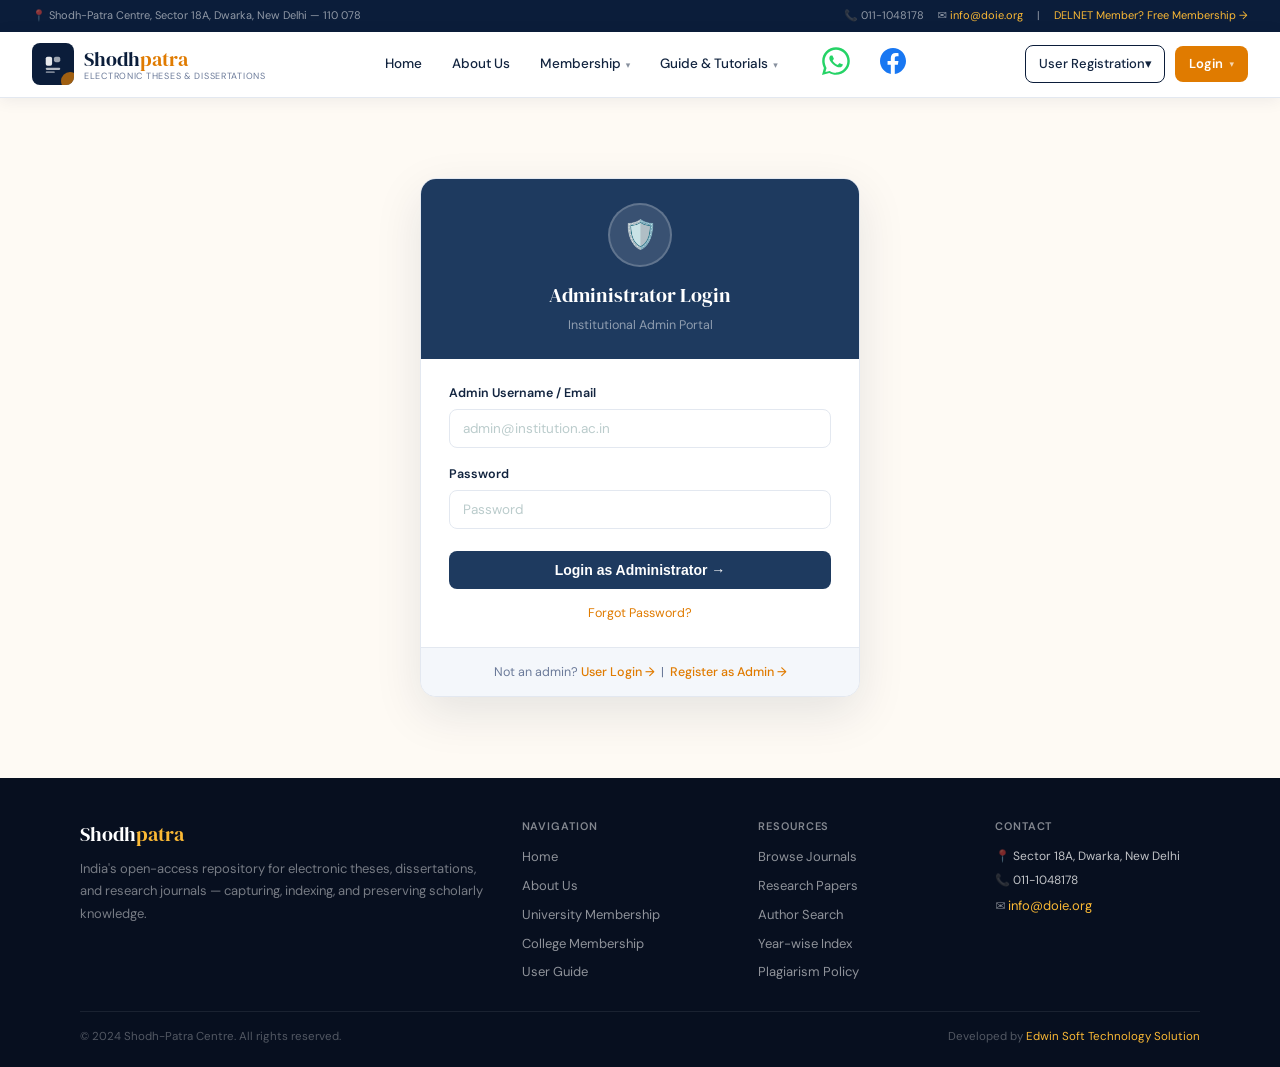
<file: admin-login.html>
<!DOCTYPE html>
<html lang="en">
<head>
  <meta charset="UTF-8" />
  <meta name="viewport" content="width=device-width, initial-scale=1.0" />
  <title>Administrator Login — E-Shodhpatra</title>
  <link href="https://fonts.googleapis.com/css2?family=DM+Serif+Display:ital@0;1&family=DM+Sans:opsz,wght@9..40,300;9..40,400;9..40,500;9..40,600&display=swap" rel="stylesheet"/>
  <link rel="stylesheet" href="style.css" />

  <link rel="stylesheet"
href="https://cdnjs.cloudflare.com/ajax/libs/font-awesome/6.5.0/css/all.min.css">
</head>
<body>
<!-- TOPBAR -->
<div class="topbar">
  <span class="topbar-address">📍 Shodh-Patra Centre, Sector 18A, Dwarka, New Delhi — 110 078</span>
  <div class="topbar-right">
    <span>📞 011-1048178</span>
    <span>✉ <a href="mailto:info@doie.org">info@doie.org</a></span>
    <span>|</span>
    <a href="#">DELNET Member? Free Membership →</a>
  </div>
</div>
<nav class="nav">
  <a href="index.html" class="nav-logo">
    <div class="nav-logo-mark">
      <svg width="20" height="20" viewBox="0 0 22 22" fill="none">
        <rect x="3"  y="3"  width="7"  height="10" rx="2" fill="white" opacity="0.9"/>
        <rect x="12" y="3"  width="7"  height="6"  rx="2" fill="white" opacity="0.6"/>
        <rect x="3"  y="15" width="16" height="2.5" rx="1.2" fill="white" opacity="0.7"/>
        <rect x="3"  y="19" width="10" height="2"  rx="1" fill="white" opacity="0.45"/>
      </svg>
    </div>
    <div class="nav-logo-text">
      <div class="main">Shodh<span>patra</span></div>
      <div class="sub">Electronic Theses &amp; Dissertations</div>
    </div>
  </a>
  <div class="nav-links">
    <a href="index.html">Home</a>
    <a href="about.html">About Us</a>
    <div class="nav-dropdown">
      <a href="#" class="nav-dropdown-toggle">Membership <span class="arrow">▾</span></a>
      <div class="nav-dropdown-menu">
        <a href="membership-university.html" class="nav-dropdown-item">
          <span class="dropdown-icon">🏛️</span>
          <span><strong>University Membership</strong><br><small>Apply for institutional access</small></span>
        </a>
        <a href="membership-college.html" class="nav-dropdown-item">
          <span class="dropdown-icon">🎓</span>
          <span><strong>College Membership</strong><br><small>Apply for college affiliation</small></span>
        </a>
      </div>
    </div>
    <div class="nav-dropdown">
      <a href="#" class="nav-dropdown-toggle">Guide &amp; Tutorials <span class="arrow">▾</span></a>
      <div class="nav-dropdown-menu">
        <a href="guide.html" class="nav-dropdown-item">
          <span class="dropdown-icon">📖</span>
          <span><strong>User Guide</strong><br><small>Role-based platform guides</small></span>
        </a>
        <!-- <a href="#" class="nav-dropdown-item">
          <span class="dropdown-icon">🎥</span>
          <span><strong>Video Tutorials</strong><br><small>Step-by-step walkthroughs</small></span>
        </a> -->
      </div>
    </div>
    <!-- <a href="#">Browse</a> -->


<a href="https://wa.me/919XXXXXXXXX"
   class="whatsapp-icon"
   target="_blank"
   aria-label="Chat on WhatsApp">

  <svg xmlns="http://www.w3.org/2000/svg"
       viewBox="0 0 32 32"
       width="28"
       height="28">

    <path fill="#25D366"
      d="M16 .4C7.2.4.2 7.3.2 16c0 2.8.7 5.5 2 7.9L0 32l8.3-2.2c2.3 1.3 5 2 7.7 2
      8.8 0 15.8-7 15.8-15.8C31.8 7.3 24.8.4 16 .4zm0 29.1c-2.4 0-4.7-.6-6.7-1.8l-.5-.3-4.9
      1.3 1.3-4.8-.3-.5C3.7 20.5 3 18.3 3 16 3 8.8 8.8 3 16 3s13 5.8 13 13-5.8 13-13
      13zm7.1-9.6c-.4-.2-2.3-1.1-2.7-1.2-.4-.2-.6-.2-.9.2-.3.4-1 1.2-1.3 1.4-.2.2-.4.2-.8
      0-.4-.2-1.6-.6-3-1.9-1.1-1-1.9-2.2-2.1-2.6-.2-.4 0-.6.2-.8.2-.2.4-.4.6-.6.2-.2.3-.4
      .4-.6.1-.2 0-.4 0-.6-.1-.2-.9-2.2-1.3-3-.3-.7-.6-.6-.9-.6h-.8c-.2 0-.6.1-.9.4-.3.3-1.2
      1.2-1.2 3s1.3 3.5 1.5 3.7c.2.2 2.6 4 6.4 5.6.9.4 1.6.6 2.2.7.9.1 1.7.1 2.3.1.7-.1
      2.3-.9 2.6-1.8.3-.9.3-1.6.2-1.8-.1-.2-.4-.3-.8-.5z"/>

  </svg>

</a>


<!-- Facebook -->
<a href="https://facebook.com"
   class="social-icon"
   target="_blank"
   aria-label="Facebook">

  <svg viewBox="0 0 32 32" width="26" height="26">
    <path fill="#1877F2"
      d="M32 16C32 7.2 24.8 0 16 0S0 7.2 0 16c0 8 5.8 14.7 13.3 15.9V20.7h-4V16h4v-3.6
      c0-4 2.4-6.2 6-6.2 1.7 0 3.5.3 3.5.3v3.8h-2c-2 0-2.6 1.2-2.6 2.5V16h4.5l-.7
      4.7h-3.8V32C26.2 30.7 32 24 32 16z"/>
  </svg>

</a>



  </div>
  <div class="nav-actions">
    <div class="nav-dropdown">
      <a href="#" class="nav-action-toggle">User Registration <span class="arrow">▾</span></a>
      <div class="nav-dropdown-menu nav-dropdown-right">
        <a href="user-registration.html" class="nav-dropdown-item">
          <span class="dropdown-icon">👤</span>
          <span><strong>Shodhpatra User</strong><br><small>Author, Reader, Editor</small></span>
        </a>
        <a href="admin-registration.html" class="nav-dropdown-item">
          <span class="dropdown-icon">🛡️</span>
          <span><strong>Administrator</strong><br><small>Institutional admin access</small></span>
        </a>
      </div>
    </div>
    <div class="nav-dropdown">
      <a href="#" class="btn-solid" style="display:inline-flex;align-items:center;gap:6px;">Login <span class="arrow" style="color:rgba(255,255,255,0.7);font-size:9px">▾</span></a>
      <div class="nav-dropdown-menu nav-dropdown-right">
        <a href="login.html" class="nav-dropdown-item">
          <span class="dropdown-icon">👤</span>
          <span><strong>Shodhpatra User</strong><br><small>Author / Reader / Editor</small></span>
        </a>
        <a href="admin-login.html" class="nav-dropdown-item">
          <span class="dropdown-icon">🛡️</span>
          <span><strong>Administrator</strong><br><small>Institutional admin login</small></span>
        </a>
      </div>
    </div>
  </div>
  <button class="hamburger" id="hamburger" aria-label="Open menu" aria-expanded="false">
    <span></span><span></span><span></span>
  </button>
</nav>
<div class="mobile-menu" id="mobileMenu" role="navigation" aria-label="Mobile menu">
  <a href="index.html" class="mobile-nav-link">Home</a>
  <a href="about.html" class="mobile-nav-link">About Us</a>
  <div class="mobile-nav-group">
    <div class="mobile-nav-group-label">Membership</div>
    <a href="membership-university.html" class="mobile-nav-link mobile-nav-sub">🏛️ University Membership</a>
    <a href="membership-college.html" class="mobile-nav-link mobile-nav-sub">🎓 College Membership</a>
  </div>
  <div class="mobile-nav-group">
    <div class="mobile-nav-group-label">Guide &amp; Tutorials</div>
    <a href="guide.html" class="mobile-nav-link mobile-nav-sub">📖 User Guide</a>
    <!-- <a href="#" class="mobile-nav-link mobile-nav-sub">🎥 Video Tutorials</a> -->
  </div>
  <!-- <a href="#" class="mobile-nav-link">Browse</a> -->
  <div class="mobile-menu-divider"></div>
  <div class="mobile-nav-group">
    <div class="mobile-nav-group-label">User Registration</div>
    <a href="user-registration.html" class="mobile-nav-link mobile-nav-sub">👤 Shodhpatra User</a>
    <a href="admin-registration.html" class="mobile-nav-link mobile-nav-sub">🛡️ Administrator</a>
  </div>
  <div class="mobile-nav-group">
    <div class="mobile-nav-group-label">Login</div>
    <a href="login.html" class="mobile-nav-link mobile-nav-sub">👤 Shodhpatra User</a>
    <a href="admin-login.html" class="mobile-nav-link mobile-nav-sub">🛡️ Administrator Login</a>
  </div>
</div>
<section class="auth-section">
  <div class="auth-card">
    <div class="auth-card-head" style="background:#1e3a5f;">
      <div class="auth-avatar">🛡️</div>
      <div class="auth-card-title">Administrator Login</div>
      <div class="auth-card-sub">Institutional Admin Portal</div>
    </div>
    <div class="auth-card-body">
      <form id="loginForm">
        <div class="form-group">
          <label class="form-label">Admin Username / Email</label>
          <input type="text" class="form-input" placeholder="admin@institution.ac.in" />
        </div>
        <div class="form-group">
          <label class="form-label">Password</label>
          <input type="password" class="form-input" placeholder="Password" />
        </div>
        <button class="form-submit" type="submit" style="background:#1e3a5f;">Login as Administrator →</button>
      </form>
      <div style="text-align:center;margin-top:14px;font-size:12.5px;color:var(--muted)">
        <a href="#" style="color:var(--saffron);text-decoration:none;">Forgot Password?</a>
      </div>
    </div>
    <div class="auth-card-footer">
      Not an admin? <a href="login.html">User Login →</a>
      &nbsp;|&nbsp; <a href="admin-registration.html">Register as Admin →</a>
    </div>
  </div>
</section>
<footer>
  <div class="footer-inner">
    <div class="footer-grid">
      <div class="footer-brand">
        <div class="logo-text">Shodh<span>patra</span></div>
        <p>India's open-access repository for electronic theses, dissertations, and research journals — capturing, indexing, and preserving scholarly knowledge.</p>
      </div>
      <div class="footer-col">
        <h4>Navigation</h4>
        <a href="index.html">Home</a>
        <a href="about.html">About Us</a>
        <a href="membership-university.html">University Membership</a>
        <a href="membership-college.html">College Membership</a>
        <a href="guide.html">User Guide</a>
      </div>
      <div class="footer-col">
        <h4>Resources</h4>
        <a href="#">Browse Journals</a>
        <a href="#">Research Papers</a>
        <a href="#">Author Search</a>
        <a href="#">Year-wise Index</a>
        <a href="#">Plagiarism Policy</a>
      </div>
      <div class="footer-col">
        <h4>Contact</h4>
        <div class="footer-contact-row">📍 <span>Sector 18A, Dwarka, New Delhi</span></div>
        <div class="footer-contact-row">📞 <span>011-1048178</span></div>
        <div class="footer-contact-row">✉ <a href="mailto:info@doie.org">info@doie.org</a></div>
      </div>
    </div>
    <div class="footer-bottom">
      <span>© 2024 Shodh-Patra Centre. All rights reserved.</span>
      <span>Developed by <a href="#">Edwin Soft Technology Solution</a></span>
    </div>
  </div>
</footer>
<script src="script.js"></script>
</body>
</html>
</file>
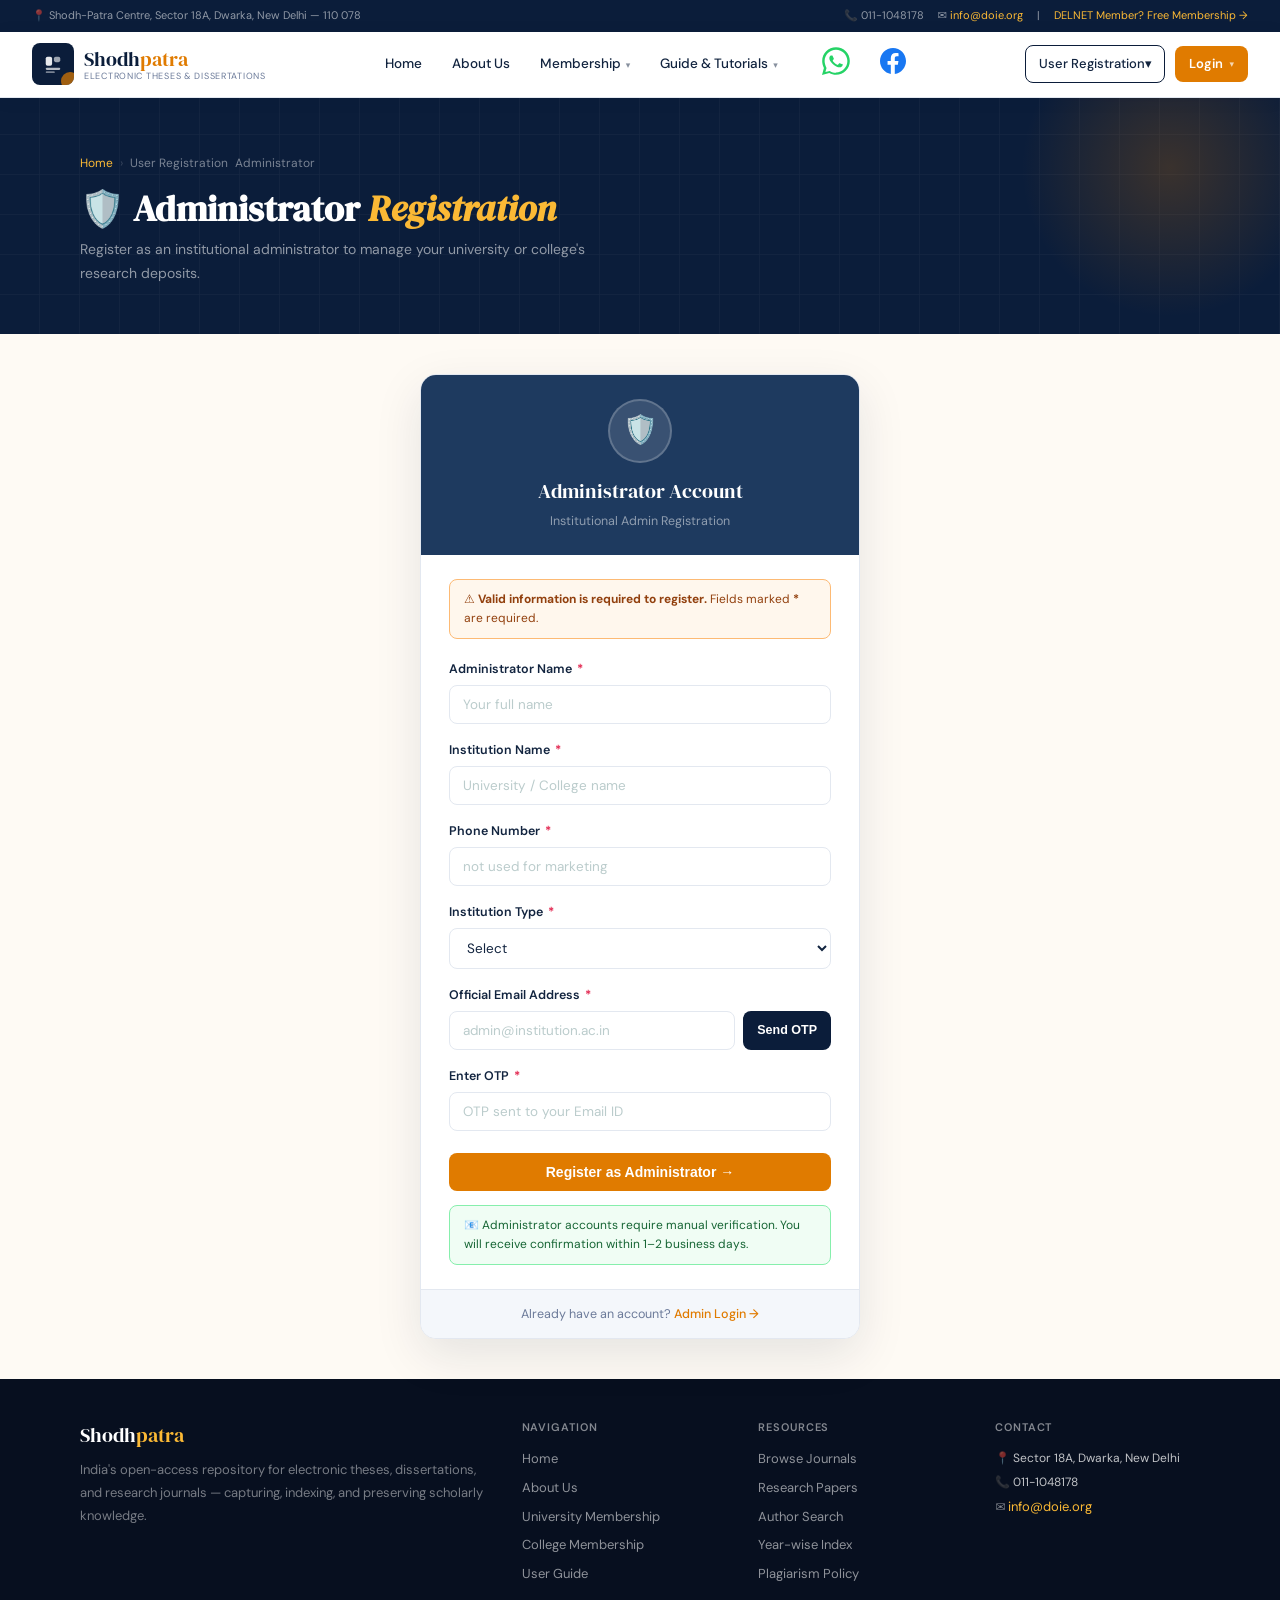
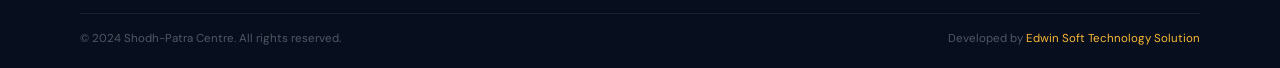
<file: admin-registration.html>
<!DOCTYPE html>
<html lang="en">
<head>
  <meta charset="UTF-8" />
  <meta name="viewport" content="width=device-width, initial-scale=1.0" />
  <title>Administrator Registration — E-Shodhpatra</title>
  <link href="https://fonts.googleapis.com/css2?family=DM+Serif+Display:ital@0;1&family=DM+Sans:opsz,wght@9..40,300;9..40,400;9..40,500;9..40,600&display=swap" rel="stylesheet"/>
  <link rel="stylesheet" href="style.css" />

  <link rel="stylesheet"
href="https://cdnjs.cloudflare.com/ajax/libs/font-awesome/6.5.0/css/all.min.css">
</head>
<body>
<!-- TOPBAR -->
<div class="topbar">
  <span class="topbar-address">📍 Shodh-Patra Centre, Sector 18A, Dwarka, New Delhi — 110 078</span>
  <div class="topbar-right">
    <span>📞 011-1048178</span>
    <span>✉ <a href="mailto:info@doie.org">info@doie.org</a></span>
    <span>|</span>
    <a href="#">DELNET Member? Free Membership →</a>
  </div>
</div>
<nav class="nav">
  <a href="index.html" class="nav-logo">
    <div class="nav-logo-mark">
      <svg width="20" height="20" viewBox="0 0 22 22" fill="none">
        <rect x="3"  y="3"  width="7"  height="10" rx="2" fill="white" opacity="0.9"/>
        <rect x="12" y="3"  width="7"  height="6"  rx="2" fill="white" opacity="0.6"/>
        <rect x="3"  y="15" width="16" height="2.5" rx="1.2" fill="white" opacity="0.7"/>
        <rect x="3"  y="19" width="10" height="2"  rx="1" fill="white" opacity="0.45"/>
      </svg>
    </div>
    <div class="nav-logo-text">
      <div class="main">Shodh<span>patra</span></div>
      <div class="sub">Electronic Theses &amp; Dissertations</div>
    </div>
  </a>
  <div class="nav-links">
    <a href="index.html">Home</a>
    <a href="about.html">About Us</a>
    <div class="nav-dropdown">
      <a href="#" class="nav-dropdown-toggle">Membership <span class="arrow">▾</span></a>
      <div class="nav-dropdown-menu">
        <a href="membership-university.html" class="nav-dropdown-item">
          <span class="dropdown-icon">🏛️</span>
          <span><strong>University Membership</strong><br><small>Apply for institutional access</small></span>
        </a>
        <a href="membership-college.html" class="nav-dropdown-item">
          <span class="dropdown-icon">🎓</span>
          <span><strong>College Membership</strong><br><small>Apply for college affiliation</small></span>
        </a>
      </div>
    </div>
    <div class="nav-dropdown">
      <a href="#" class="nav-dropdown-toggle">Guide &amp; Tutorials <span class="arrow">▾</span></a>
      <div class="nav-dropdown-menu">
        <a href="guide.html" class="nav-dropdown-item">
          <span class="dropdown-icon">📖</span>
          <span><strong>User Guide</strong><br><small>Role-based platform guides</small></span>
        </a>
        <!-- <a href="#" class="nav-dropdown-item">
          <span class="dropdown-icon">🎥</span>
          <span><strong>Video Tutorials</strong><br><small>Step-by-step walkthroughs</small></span>
        </a> -->
      </div>
    </div>
    <!-- <a href="#">Browse</a> -->


<a href="https://wa.me/919XXXXXXXXX"
   class="whatsapp-icon"
   target="_blank"
   aria-label="Chat on WhatsApp">

  <svg xmlns="http://www.w3.org/2000/svg"
       viewBox="0 0 32 32"
       width="28"
       height="28">

    <path fill="#25D366"
      d="M16 .4C7.2.4.2 7.3.2 16c0 2.8.7 5.5 2 7.9L0 32l8.3-2.2c2.3 1.3 5 2 7.7 2
      8.8 0 15.8-7 15.8-15.8C31.8 7.3 24.8.4 16 .4zm0 29.1c-2.4 0-4.7-.6-6.7-1.8l-.5-.3-4.9
      1.3 1.3-4.8-.3-.5C3.7 20.5 3 18.3 3 16 3 8.8 8.8 3 16 3s13 5.8 13 13-5.8 13-13
      13zm7.1-9.6c-.4-.2-2.3-1.1-2.7-1.2-.4-.2-.6-.2-.9.2-.3.4-1 1.2-1.3 1.4-.2.2-.4.2-.8
      0-.4-.2-1.6-.6-3-1.9-1.1-1-1.9-2.2-2.1-2.6-.2-.4 0-.6.2-.8.2-.2.4-.4.6-.6.2-.2.3-.4
      .4-.6.1-.2 0-.4 0-.6-.1-.2-.9-2.2-1.3-3-.3-.7-.6-.6-.9-.6h-.8c-.2 0-.6.1-.9.4-.3.3-1.2
      1.2-1.2 3s1.3 3.5 1.5 3.7c.2.2 2.6 4 6.4 5.6.9.4 1.6.6 2.2.7.9.1 1.7.1 2.3.1.7-.1
      2.3-.9 2.6-1.8.3-.9.3-1.6.2-1.8-.1-.2-.4-.3-.8-.5z"/>

  </svg>

</a>


<!-- Facebook -->
<a href="https://facebook.com"
   class="social-icon"
   target="_blank"
   aria-label="Facebook">

  <svg viewBox="0 0 32 32" width="26" height="26">
    <path fill="#1877F2"
      d="M32 16C32 7.2 24.8 0 16 0S0 7.2 0 16c0 8 5.8 14.7 13.3 15.9V20.7h-4V16h4v-3.6
      c0-4 2.4-6.2 6-6.2 1.7 0 3.5.3 3.5.3v3.8h-2c-2 0-2.6 1.2-2.6 2.5V16h4.5l-.7
      4.7h-3.8V32C26.2 30.7 32 24 32 16z"/>
  </svg>

</a>



  </div>
  <div class="nav-actions">
    <div class="nav-dropdown">
      <a href="#" class="nav-action-toggle">User Registration <span class="arrow">▾</span></a>
      <div class="nav-dropdown-menu nav-dropdown-right">
        <a href="user-registration.html" class="nav-dropdown-item">
          <span class="dropdown-icon">👤</span>
          <span><strong>Shodhpatra User</strong><br><small>Author, Reader, Editor</small></span>
        </a>
        <a href="admin-registration.html" class="nav-dropdown-item">
          <span class="dropdown-icon">🛡️</span>
          <span><strong>Administrator</strong><br><small>Institutional admin access</small></span>
        </a>
      </div>
    </div>
    <div class="nav-dropdown">
      <a href="#" class="btn-solid" style="display:inline-flex;align-items:center;gap:6px;">Login <span class="arrow" style="color:rgba(255,255,255,0.7);font-size:9px">▾</span></a>
      <div class="nav-dropdown-menu nav-dropdown-right">
        <a href="login.html" class="nav-dropdown-item">
          <span class="dropdown-icon">👤</span>
          <span><strong>Shodhpatra User</strong><br><small>Author / Reader / Editor</small></span>
        </a>
        <a href="admin-login.html" class="nav-dropdown-item">
          <span class="dropdown-icon">🛡️</span>
          <span><strong>Administrator</strong><br><small>Institutional admin login</small></span>
        </a>
      </div>
    </div>
  </div>
  <button class="hamburger" id="hamburger" aria-label="Open menu" aria-expanded="false">
    <span></span><span></span><span></span>
  </button>
</nav>
<div class="mobile-menu" id="mobileMenu" role="navigation" aria-label="Mobile menu">
  <a href="index.html" class="mobile-nav-link">Home</a>
  <a href="about.html" class="mobile-nav-link">About Us</a>
  <div class="mobile-nav-group">
    <div class="mobile-nav-group-label">Membership</div>
    <a href="membership-university.html" class="mobile-nav-link mobile-nav-sub">🏛️ University Membership</a>
    <a href="membership-college.html" class="mobile-nav-link mobile-nav-sub">🎓 College Membership</a>
  </div>
  <div class="mobile-nav-group">
    <div class="mobile-nav-group-label">Guide &amp; Tutorials</div>
    <a href="guide.html" class="mobile-nav-link mobile-nav-sub">📖 User Guide</a>
    <!-- <a href="#" class="mobile-nav-link mobile-nav-sub">🎥 Video Tutorials</a> -->
  </div>
  <!-- <a href="#" class="mobile-nav-link">Browse</a> -->
  <div class="mobile-menu-divider"></div>
  <div class="mobile-nav-group">
    <div class="mobile-nav-group-label">User Registration</div>
    <a href="user-registration.html" class="mobile-nav-link mobile-nav-sub">👤 Shodhpatra User</a>
    <a href="admin-registration.html" class="mobile-nav-link mobile-nav-sub">🛡️ Administrator</a>
  </div>
  <div class="mobile-nav-group">
    <div class="mobile-nav-group-label">Login</div>
    <a href="login.html" class="mobile-nav-link mobile-nav-sub">👤 Shodhpatra User</a>
    <a href="admin-login.html" class="mobile-nav-link mobile-nav-sub">🛡️ Administrator Login</a>
  </div>
</div>
<section class="page-hero">
  <div class="page-hero-bg"></div>
  <div class="page-hero-glow"></div>
  <div class="page-hero-inner">
    <div class="page-breadcrumb"><a href="index.html">Home</a><span class="page-breadcrumb-sep">›</span><span>User Registration</span><span>Administrator</span></div>
    <h1 class="page-hero-title">🛡️ Administrator <span>Registration</span></h1>
    <p class="page-hero-sub">Register as an institutional administrator to manage your university or college's research deposits.</p>
  </div>
</section>
<section class="auth-section">
  <div class="auth-card">
    <div class="auth-card-head" style="background:#1e3a5f;">
      <div class="auth-avatar">🛡️</div>
      <div class="auth-card-title">Administrator Account</div>
      <div class="auth-card-sub">Institutional Admin Registration</div>
    </div>
    <div class="auth-card-body">
      <div class="form-notice"><strong>⚠ Valid information is required to register.</strong> Fields marked <strong>*</strong> are required.</div>
      <div class="form-group">
        <label class="form-label">Administrator Name <span class="required">*</span></label>
        <input type="text" class="form-input" placeholder="Your full name" />
      </div>
      <div class="form-group">
        <label class="form-label">Institution Name <span class="required">*</span></label>
        <input type="text" class="form-input" placeholder="University / College name" />
      </div>
      <div class="form-group">
        <label class="form-label">Phone Number <span class="required">*</span></label>
        <input type="tel" class="form-input" placeholder="not used for marketing" />
      </div>
      <div class="form-group">
        <label class="form-label">Institution Type <span class="required">*</span></label>
        <select class="form-select">
          <option value="">Select</option>
          <option>University</option>
          <option>College</option>
          <option>Research Institute</option>
        </select>
      </div>
      <div class="form-group">
        <label class="form-label">Official Email Address <span class="required">*</span></label>
        <div class="otp-row">
          <input type="email" class="form-input" id="regEmail" placeholder="admin@institution.ac.in" />
          <button class="otp-send-btn" id="sendOtpBtn">Send OTP</button>
        </div>
      </div>
      <div class="form-group">
        <label class="form-label">Enter OTP <span class="required">*</span></label>
        <input type="text" class="form-input" placeholder="OTP sent to your Email ID" maxlength="6" />
      </div>
      <button class="form-submit" type="button" onclick="alert('Admin registration submitted! Our team will verify and activate your account.')">Register as Administrator →</button>
      <div class="auth-notice">📧 Administrator accounts require manual verification. You will receive confirmation within 1–2 business days.</div>
    </div>
    <div class="auth-card-footer">
      Already have an account? <a href="admin-login.html">Admin Login →</a>
    </div>
  </div>
</section>
<footer>
  <div class="footer-inner">
    <div class="footer-grid">
      <div class="footer-brand">
        <div class="logo-text">Shodh<span>patra</span></div>
        <p>India's open-access repository for electronic theses, dissertations, and research journals — capturing, indexing, and preserving scholarly knowledge.</p>
      </div>
      <div class="footer-col">
        <h4>Navigation</h4>
        <a href="index.html">Home</a>
        <a href="about.html">About Us</a>
        <a href="membership-university.html">University Membership</a>
        <a href="membership-college.html">College Membership</a>
        <a href="guide.html">User Guide</a>
      </div>
      <div class="footer-col">
        <h4>Resources</h4>
        <a href="#">Browse Journals</a>
        <a href="#">Research Papers</a>
        <a href="#">Author Search</a>
        <a href="#">Year-wise Index</a>
        <a href="#">Plagiarism Policy</a>
      </div>
      <div class="footer-col">
        <h4>Contact</h4>
        <div class="footer-contact-row">📍 <span>Sector 18A, Dwarka, New Delhi</span></div>
        <div class="footer-contact-row">📞 <span>011-1048178</span></div>
        <div class="footer-contact-row">✉ <a href="mailto:info@doie.org">info@doie.org</a></div>
      </div>
    </div>
    <div class="footer-bottom">
      <span>© 2024 Shodh-Patra Centre. All rights reserved.</span>
      <span>Developed by <a href="#">Edwin Soft Technology Solution</a></span>
    </div>
  </div>
</footer>
<script src="script.js"></script>
</body>
</html>
</file>
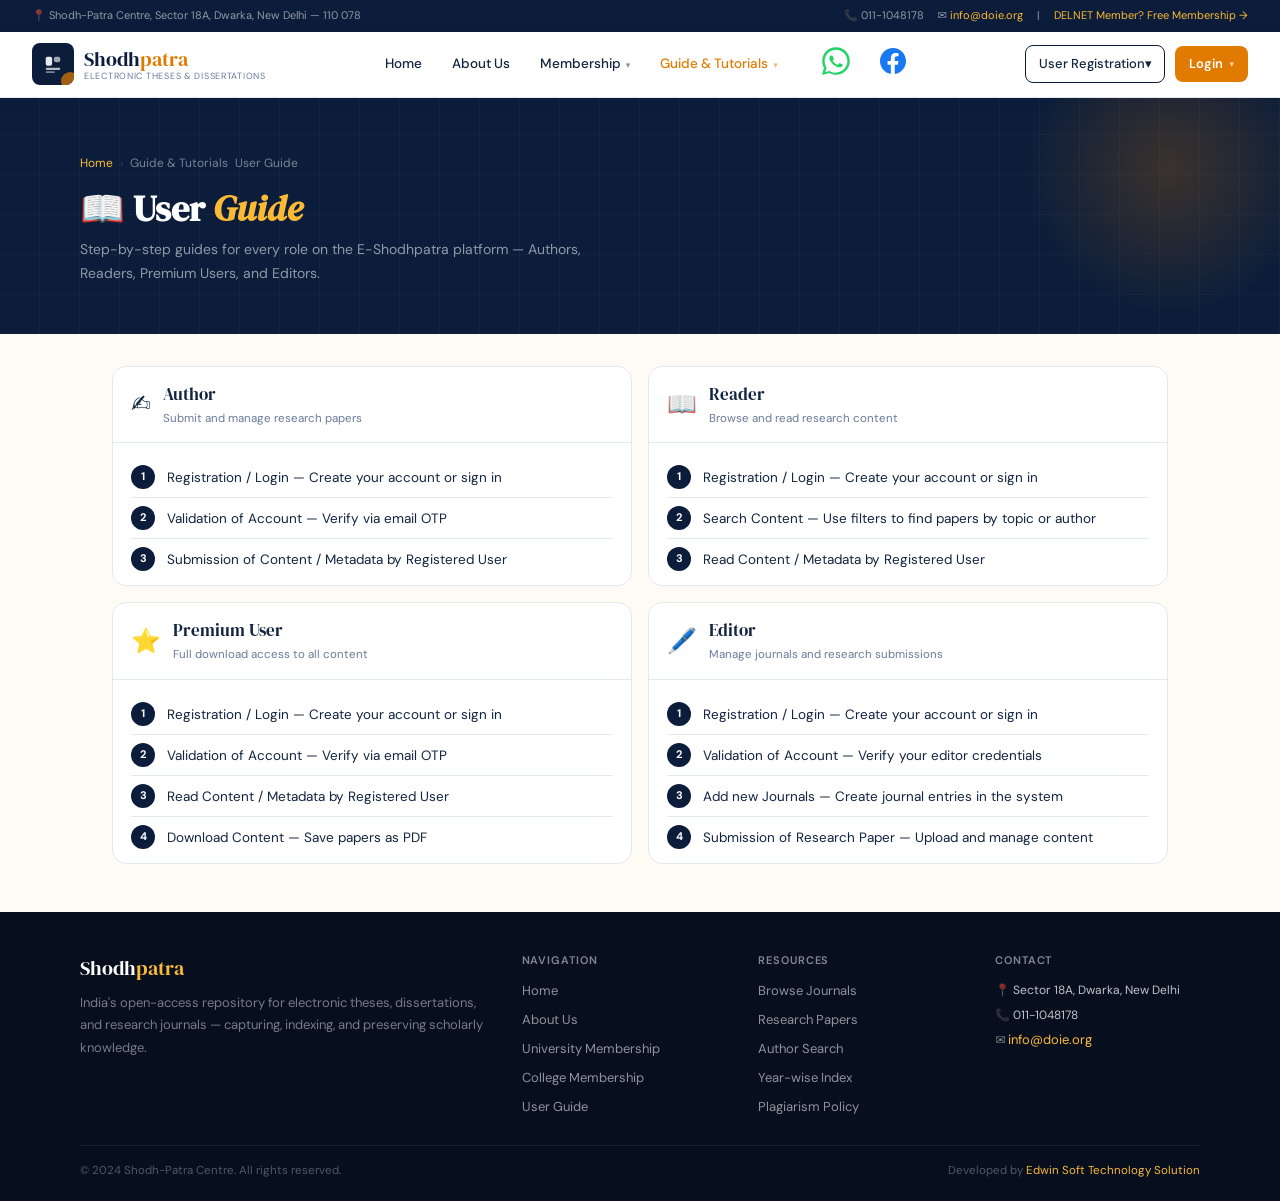
<file: guide.html>
<!DOCTYPE html>
<html lang="en">
<head>
  <meta charset="UTF-8" />
  <meta name="viewport" content="width=device-width, initial-scale=1.0" />
  <title>User Guide — E-Shodhpatra</title>
  <link href="https://fonts.googleapis.com/css2?family=DM+Serif+Display:ital@0;1&family=DM+Sans:opsz,wght@9..40,300;9..40,400;9..40,500;9..40,600&display=swap" rel="stylesheet"/>
  <link rel="stylesheet" href="style.css" />

  <link rel="stylesheet"
href="https://cdnjs.cloudflare.com/ajax/libs/font-awesome/6.5.0/css/all.min.css">
</head>
<body>
<!-- TOPBAR -->
<div class="topbar">
  <span class="topbar-address">📍 Shodh-Patra Centre, Sector 18A, Dwarka, New Delhi — 110 078</span>
  <div class="topbar-right">
    <span>📞 011-1048178</span>
    <span>✉ <a href="mailto:info@doie.org">info@doie.org</a></span>
    <span>|</span>
    <a href="#">DELNET Member? Free Membership →</a>
  </div>
</div>
<nav class="nav">
  <a href="index.html" class="nav-logo">
    <div class="nav-logo-mark">
      <svg width="20" height="20" viewBox="0 0 22 22" fill="none">
        <rect x="3"  y="3"  width="7"  height="10" rx="2" fill="white" opacity="0.9"/>
        <rect x="12" y="3"  width="7"  height="6"  rx="2" fill="white" opacity="0.6"/>
        <rect x="3"  y="15" width="16" height="2.5" rx="1.2" fill="white" opacity="0.7"/>
        <rect x="3"  y="19" width="10" height="2"  rx="1" fill="white" opacity="0.45"/>
      </svg>
    </div>
    <div class="nav-logo-text">
      <div class="main">Shodh<span>patra</span></div>
      <div class="sub">Electronic Theses &amp; Dissertations</div>
    </div>
  </a>
  <div class="nav-links">
    <a href="index.html">Home</a>
    <a href="about.html">About Us</a>
    <div class="nav-dropdown">
      <a href="#" class="nav-dropdown-toggle">Membership <span class="arrow">▾</span></a>
      <div class="nav-dropdown-menu">
        <a href="membership-university.html" class="nav-dropdown-item">
          <span class="dropdown-icon">🏛️</span>
          <span><strong>University Membership</strong><br><small>Apply for institutional access</small></span>
        </a>
        <a href="membership-college.html" class="nav-dropdown-item">
          <span class="dropdown-icon">🎓</span>
          <span><strong>College Membership</strong><br><small>Apply for college affiliation</small></span>
        </a>
      </div>
    </div>
    <div class="nav-dropdown">
      <a href="#" class="nav-dropdown-toggle active">Guide &amp; Tutorials <span class="arrow">▾</span></a>
      <div class="nav-dropdown-menu">
        <a href="guide.html" class="nav-dropdown-item">
          <span class="dropdown-icon">📖</span>
          <span><strong>User Guide</strong><br><small>Role-based platform guides</small></span>
        </a>
        <!-- <a href="#" class="nav-dropdown-item">
          <span class="dropdown-icon">🎥</span>
          <span><strong>Video Tutorials</strong><br><small>Step-by-step walkthroughs</small></span>
        </a> -->
      </div>
    </div>
    <!-- <a href="#">Browse</a> -->


<a href="https://wa.me/919XXXXXXXXX"
   class="whatsapp-icon"
   target="_blank"
   aria-label="Chat on WhatsApp">

  <svg xmlns="http://www.w3.org/2000/svg"
       viewBox="0 0 32 32"
       width="28"
       height="28">

    <path fill="#25D366"
      d="M16 .4C7.2.4.2 7.3.2 16c0 2.8.7 5.5 2 7.9L0 32l8.3-2.2c2.3 1.3 5 2 7.7 2
      8.8 0 15.8-7 15.8-15.8C31.8 7.3 24.8.4 16 .4zm0 29.1c-2.4 0-4.7-.6-6.7-1.8l-.5-.3-4.9
      1.3 1.3-4.8-.3-.5C3.7 20.5 3 18.3 3 16 3 8.8 8.8 3 16 3s13 5.8 13 13-5.8 13-13
      13zm7.1-9.6c-.4-.2-2.3-1.1-2.7-1.2-.4-.2-.6-.2-.9.2-.3.4-1 1.2-1.3 1.4-.2.2-.4.2-.8
      0-.4-.2-1.6-.6-3-1.9-1.1-1-1.9-2.2-2.1-2.6-.2-.4 0-.6.2-.8.2-.2.4-.4.6-.6.2-.2.3-.4
      .4-.6.1-.2 0-.4 0-.6-.1-.2-.9-2.2-1.3-3-.3-.7-.6-.6-.9-.6h-.8c-.2 0-.6.1-.9.4-.3.3-1.2
      1.2-1.2 3s1.3 3.5 1.5 3.7c.2.2 2.6 4 6.4 5.6.9.4 1.6.6 2.2.7.9.1 1.7.1 2.3.1.7-.1
      2.3-.9 2.6-1.8.3-.9.3-1.6.2-1.8-.1-.2-.4-.3-.8-.5z"/>

  </svg>

</a>


<!-- Facebook -->
<a href="https://facebook.com"
   class="social-icon"
   target="_blank"
   aria-label="Facebook">

  <svg viewBox="0 0 32 32" width="26" height="26">
    <path fill="#1877F2"
      d="M32 16C32 7.2 24.8 0 16 0S0 7.2 0 16c0 8 5.8 14.7 13.3 15.9V20.7h-4V16h4v-3.6
      c0-4 2.4-6.2 6-6.2 1.7 0 3.5.3 3.5.3v3.8h-2c-2 0-2.6 1.2-2.6 2.5V16h4.5l-.7
      4.7h-3.8V32C26.2 30.7 32 24 32 16z"/>
  </svg>

</a>


  </div>
  <div class="nav-actions">
    <div class="nav-dropdown">
      <a href="#" class="nav-action-toggle">User Registration <span class="arrow">▾</span></a>
      <div class="nav-dropdown-menu nav-dropdown-right">
        <a href="user-registration.html" class="nav-dropdown-item">
          <span class="dropdown-icon">👤</span>
          <span><strong>Shodhpatra User</strong><br><small>Author, Reader, Editor</small></span>
        </a>
        <a href="admin-registration.html" class="nav-dropdown-item">
          <span class="dropdown-icon">🛡️</span>
          <span><strong>Administrator</strong><br><small>Institutional admin access</small></span>
        </a>
      </div>
    </div>
    <div class="nav-dropdown">
      <a href="#" class="btn-solid" style="display:inline-flex;align-items:center;gap:6px;">Login <span class="arrow" style="color:rgba(255,255,255,0.7);font-size:9px">▾</span></a>
      <div class="nav-dropdown-menu nav-dropdown-right">
        <a href="login.html" class="nav-dropdown-item">
          <span class="dropdown-icon">👤</span>
          <span><strong>Shodhpatra User</strong><br><small>Author / Reader / Editor</small></span>
        </a>
        <a href="admin-login.html" class="nav-dropdown-item">
          <span class="dropdown-icon">🛡️</span>
          <span><strong>Administrator</strong><br><small>Institutional admin login</small></span>
        </a>
      </div>
    </div>
  </div>
  <button class="hamburger" id="hamburger" aria-label="Open menu" aria-expanded="false">
    <span></span><span></span><span></span>
  </button>
</nav>
<div class="mobile-menu" id="mobileMenu" role="navigation" aria-label="Mobile menu">
  <a href="index.html" class="mobile-nav-link">Home</a>
  <a href="about.html" class="mobile-nav-link">About Us</a>
  <div class="mobile-nav-group">
    <div class="mobile-nav-group-label">Membership</div>
    <a href="membership-university.html" class="mobile-nav-link mobile-nav-sub">🏛️ University Membership</a>
    <a href="membership-college.html" class="mobile-nav-link mobile-nav-sub">🎓 College Membership</a>
  </div>
  <div class="mobile-nav-group">
    <div class="mobile-nav-group-label">Guide &amp; Tutorials</div>
    <a href="guide.html" class="mobile-nav-link mobile-nav-sub active">📖 User Guide</a>
    <!-- <a href="#" class="mobile-nav-link mobile-nav-sub">🎥 Video Tutorials</a> -->
  </div>
  <!-- <a href="#" class="mobile-nav-link">Browse</a> -->
  <div class="mobile-menu-divider"></div>
  <div class="mobile-nav-group">
    <div class="mobile-nav-group-label">User Registration</div>
    <a href="user-registration.html" class="mobile-nav-link mobile-nav-sub">👤 Shodhpatra User</a>
    <a href="admin-registration.html" class="mobile-nav-link mobile-nav-sub">🛡️ Administrator</a>
  </div>
  <div class="mobile-nav-group">
    <div class="mobile-nav-group-label">Login</div>
    <a href="login.html" class="mobile-nav-link mobile-nav-sub">👤 Shodhpatra User</a>
    <a href="admin-login.html" class="mobile-nav-link mobile-nav-sub">🛡️ Administrator Login</a>
  </div>
</div>
<section class="page-hero">
  <div class="page-hero-bg"></div>
  <div class="page-hero-glow"></div>
  <div class="page-hero-inner">
    <div class="page-breadcrumb"><a href="index.html">Home</a><span class="page-breadcrumb-sep">›</span><span>Guide & Tutorials</span><span>User Guide</span></div>
    <h1 class="page-hero-title">📖 User <span>Guide</span></h1>
    <p class="page-hero-sub">Step-by-step guides for every role on the E-Shodhpatra platform — Authors, Readers, Premium Users, and Editors.</p>
  </div>
</section>
<section class="content-page">
  <div class="content-wrap">
    <div class="guide-grid">

      <!-- Author -->
      <div class="guide-role-card">
        <div class="guide-role-head">
          <span class="guide-role-icon">✍️</span>
          <div>
            <div class="guide-role-title">Author</div>
            <div class="guide-role-sub">Submit and manage research papers</div>
          </div>
        </div>
        <div class="guide-role-body">
          <div class="guide-step"><span class="guide-step-num">1</span><span class="guide-step-text">Registration / Login — Create your account or sign in</span></div>
          <div class="guide-step"><span class="guide-step-num">2</span><span class="guide-step-text">Validation of Account — Verify via email OTP</span></div>
          <div class="guide-step"><span class="guide-step-num">3</span><span class="guide-step-text">Submission of Content / Metadata by Registered User</span></div>
        </div>
      </div>

      <!-- Reader -->
      <div class="guide-role-card">
        <div class="guide-role-head">
          <span class="guide-role-icon">📖</span>
          <div>
            <div class="guide-role-title">Reader</div>
            <div class="guide-role-sub">Browse and read research content</div>
          </div>
        </div>
        <div class="guide-role-body">
          <div class="guide-step"><span class="guide-step-num">1</span><span class="guide-step-text">Registration / Login — Create your account or sign in</span></div>
          <div class="guide-step"><span class="guide-step-num">2</span><span class="guide-step-text">Search Content — Use filters to find papers by topic or author</span></div>
          <div class="guide-step"><span class="guide-step-num">3</span><span class="guide-step-text">Read Content / Metadata by Registered User</span></div>
        </div>
      </div>

      <!-- Premium User -->
      <div class="guide-role-card">
        <div class="guide-role-head">
          <span class="guide-role-icon">⭐</span>
          <div>
            <div class="guide-role-title">Premium User</div>
            <div class="guide-role-sub">Full download access to all content</div>
          </div>
        </div>
        <div class="guide-role-body">
          <div class="guide-step"><span class="guide-step-num">1</span><span class="guide-step-text">Registration / Login — Create your account or sign in</span></div>
          <div class="guide-step"><span class="guide-step-num">2</span><span class="guide-step-text">Validation of Account — Verify via email OTP</span></div>
          <div class="guide-step"><span class="guide-step-num">3</span><span class="guide-step-text">Read Content / Metadata by Registered User</span></div>
          <div class="guide-step"><span class="guide-step-num">4</span><span class="guide-step-text">Download Content — Save papers as PDF</span></div>
        </div>
      </div>

      <!-- Editor -->
      <div class="guide-role-card">
        <div class="guide-role-head">
          <span class="guide-role-icon">🖊️</span>
          <div>
            <div class="guide-role-title">Editor</div>
            <div class="guide-role-sub">Manage journals and research submissions</div>
          </div>
        </div>
        <div class="guide-role-body">
          <div class="guide-step"><span class="guide-step-num">1</span><span class="guide-step-text">Registration / Login — Create your account or sign in</span></div>
          <div class="guide-step"><span class="guide-step-num">2</span><span class="guide-step-text">Validation of Account — Verify your editor credentials</span></div>
          <div class="guide-step"><span class="guide-step-num">3</span><span class="guide-step-text">Add new Journals — Create journal entries in the system</span></div>
          <div class="guide-step"><span class="guide-step-num">4</span><span class="guide-step-text">Submission of Research Paper — Upload and manage content</span></div>
        </div>
      </div>

    </div>
  </div>
</section>
<footer>
  <div class="footer-inner">
    <div class="footer-grid">
      <div class="footer-brand">
        <div class="logo-text">Shodh<span>patra</span></div>
        <p>India's open-access repository for electronic theses, dissertations, and research journals — capturing, indexing, and preserving scholarly knowledge.</p>
      </div>
      <div class="footer-col">
        <h4>Navigation</h4>
        <a href="index.html">Home</a>
        <a href="about.html">About Us</a>
        <a href="membership-university.html">University Membership</a>
        <a href="membership-college.html">College Membership</a>
        <a href="guide.html">User Guide</a>
      </div>
      <div class="footer-col">
        <h4>Resources</h4>
        <a href="#">Browse Journals</a>
        <a href="#">Research Papers</a>
        <a href="#">Author Search</a>
        <a href="#">Year-wise Index</a>
        <a href="#">Plagiarism Policy</a>
      </div>
      <div class="footer-col">
        <h4>Contact</h4>
        <div class="footer-contact-row">📍 <span>Sector 18A, Dwarka, New Delhi</span></div>
        <div class="footer-contact-row">📞 <span>011-1048178</span></div>
        <div class="footer-contact-row">✉ <a href="mailto:info@doie.org">info@doie.org</a></div>
      </div>
    </div>
    <div class="footer-bottom">
      <span>© 2024 Shodh-Patra Centre. All rights reserved.</span>
      <span>Developed by <a href="#">Edwin Soft Technology Solution</a></span>
    </div>
  </div>
</footer>
<script src="script.js"></script>
</body>
</html>
</file>
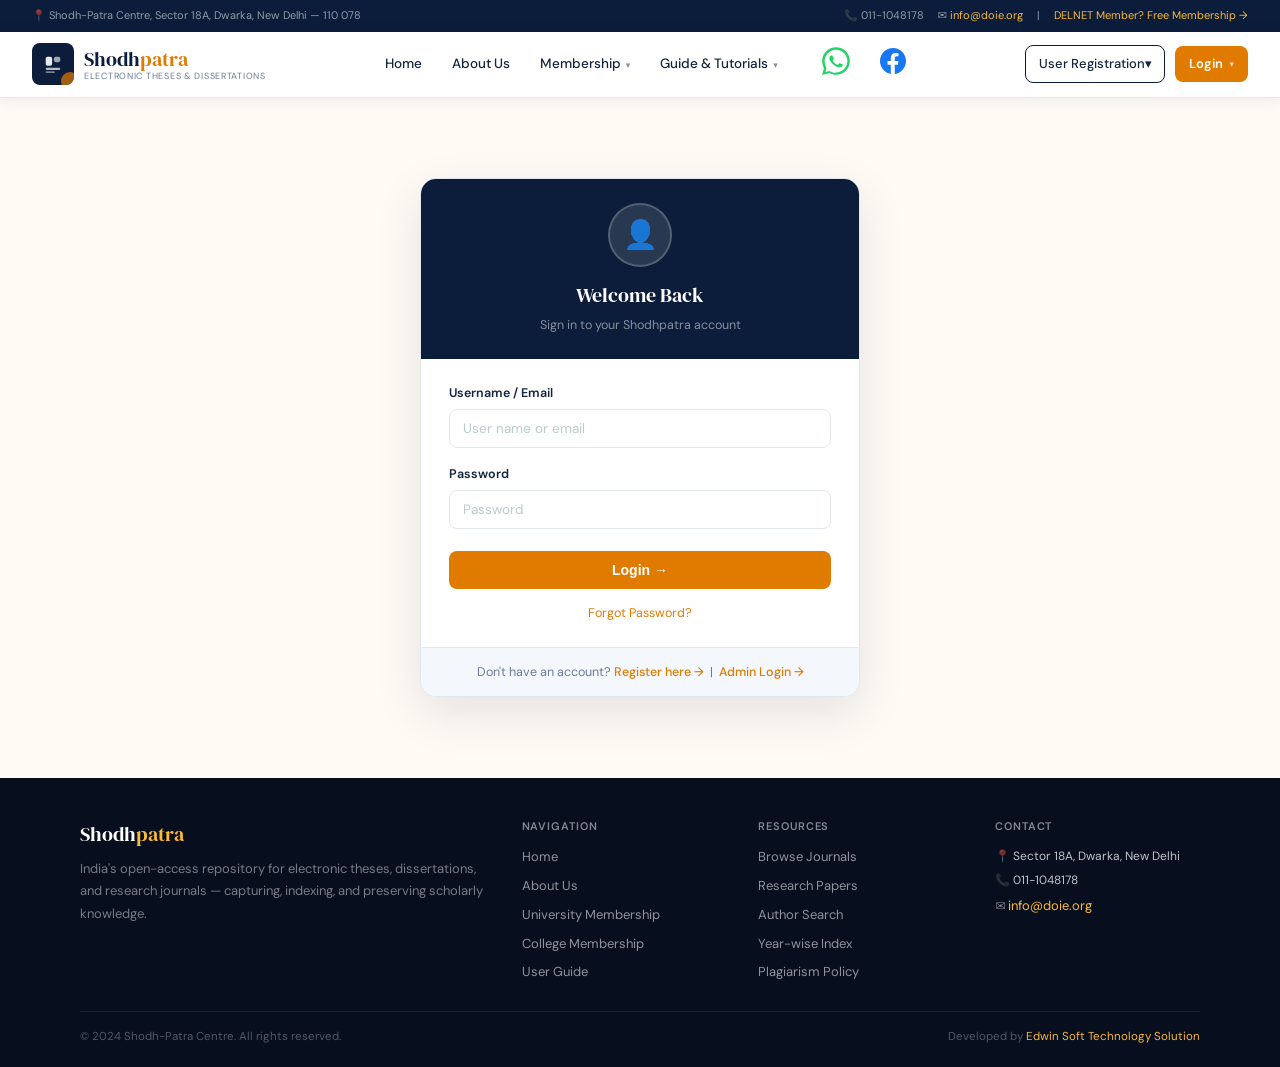
<file: login.html>
<!DOCTYPE html>
<html lang="en">
<head>
  <meta charset="UTF-8" />
  <meta name="viewport" content="width=device-width, initial-scale=1.0" />
  <title>Login — E-Shodhpatra</title>
  <link href="https://fonts.googleapis.com/css2?family=DM+Serif+Display:ital@0;1&family=DM+Sans:opsz,wght@9..40,300;9..40,400;9..40,500;9..40,600&display=swap" rel="stylesheet"/>
  <link rel="stylesheet" href="style.css" />

  <link rel="stylesheet"
href="https://cdnjs.cloudflare.com/ajax/libs/font-awesome/6.5.0/css/all.min.css">

<link rel="stylesheet"
href="https://cdnjs.cloudflare.com/ajax/libs/font-awesome/6.5.0/css/all.min.css">
</head>
<body>
<!-- TOPBAR -->
<div class="topbar">
  <span class="topbar-address">📍 Shodh-Patra Centre, Sector 18A, Dwarka, New Delhi — 110 078</span>
  <div class="topbar-right">
    <span>📞 011-1048178</span>
    <span>✉ <a href="mailto:info@doie.org">info@doie.org</a></span>
    <span>|</span>
    <a href="#">DELNET Member? Free Membership →</a>
  </div>
</div>
<nav class="nav">
  <a href="index.html" class="nav-logo">
    <div class="nav-logo-mark">
      <svg width="20" height="20" viewBox="0 0 22 22" fill="none">
        <rect x="3"  y="3"  width="7"  height="10" rx="2" fill="white" opacity="0.9"/>
        <rect x="12" y="3"  width="7"  height="6"  rx="2" fill="white" opacity="0.6"/>
        <rect x="3"  y="15" width="16" height="2.5" rx="1.2" fill="white" opacity="0.7"/>
        <rect x="3"  y="19" width="10" height="2"  rx="1" fill="white" opacity="0.45"/>
      </svg>
    </div>
    <div class="nav-logo-text">
      <div class="main">Shodh<span>patra</span></div>
      <div class="sub">Electronic Theses &amp; Dissertations</div>
    </div>
  </a>
  <div class="nav-links">
    <a href="index.html">Home</a>
    <a href="about.html">About Us</a>
    <div class="nav-dropdown">
      <a href="#" class="nav-dropdown-toggle">Membership <span class="arrow">▾</span></a>
      <div class="nav-dropdown-menu">
        <a href="membership-university.html" class="nav-dropdown-item">
          <span class="dropdown-icon">🏛️</span>
          <span><strong>University Membership</strong><br><small>Apply for institutional access</small></span>
        </a>
        <a href="membership-college.html" class="nav-dropdown-item">
          <span class="dropdown-icon">🎓</span>
          <span><strong>College Membership</strong><br><small>Apply for college affiliation</small></span>
        </a>
      </div>
    </div>
    <div class="nav-dropdown">
      <a href="#" class="nav-dropdown-toggle">Guide &amp; Tutorials <span class="arrow">▾</span></a>
      <div class="nav-dropdown-menu">
        <a href="guide.html" class="nav-dropdown-item">
          <span class="dropdown-icon">📖</span>
          <span><strong>User Guide</strong><br><small>Role-based platform guides</small></span>
        </a>
        <!-- <a href="#" class="nav-dropdown-item">
          <span class="dropdown-icon">🎥</span>
          <span><strong>Video Tutorials</strong><br><small>Step-by-step walkthroughs</small></span>
        </a> -->
      </div>
    </div>
    <!-- <a href="#">Browse</a> -->


<a href="https://wa.me/919XXXXXXXXX"
   class="whatsapp-icon"
   target="_blank"
   aria-label="Chat on WhatsApp">

  <svg xmlns="http://www.w3.org/2000/svg"
       viewBox="0 0 32 32"
       width="28"
       height="28">

    <path fill="#25D366"
      d="M16 .4C7.2.4.2 7.3.2 16c0 2.8.7 5.5 2 7.9L0 32l8.3-2.2c2.3 1.3 5 2 7.7 2
      8.8 0 15.8-7 15.8-15.8C31.8 7.3 24.8.4 16 .4zm0 29.1c-2.4 0-4.7-.6-6.7-1.8l-.5-.3-4.9
      1.3 1.3-4.8-.3-.5C3.7 20.5 3 18.3 3 16 3 8.8 8.8 3 16 3s13 5.8 13 13-5.8 13-13
      13zm7.1-9.6c-.4-.2-2.3-1.1-2.7-1.2-.4-.2-.6-.2-.9.2-.3.4-1 1.2-1.3 1.4-.2.2-.4.2-.8
      0-.4-.2-1.6-.6-3-1.9-1.1-1-1.9-2.2-2.1-2.6-.2-.4 0-.6.2-.8.2-.2.4-.4.6-.6.2-.2.3-.4
      .4-.6.1-.2 0-.4 0-.6-.1-.2-.9-2.2-1.3-3-.3-.7-.6-.6-.9-.6h-.8c-.2 0-.6.1-.9.4-.3.3-1.2
      1.2-1.2 3s1.3 3.5 1.5 3.7c.2.2 2.6 4 6.4 5.6.9.4 1.6.6 2.2.7.9.1 1.7.1 2.3.1.7-.1
      2.3-.9 2.6-1.8.3-.9.3-1.6.2-1.8-.1-.2-.4-.3-.8-.5z"/>

  </svg>

</a>


<!-- Facebook -->
<a href="https://facebook.com"
   class="social-icon"
   target="_blank"
   aria-label="Facebook">

  <svg viewBox="0 0 32 32" width="26" height="26">
    <path fill="#1877F2"
      d="M32 16C32 7.2 24.8 0 16 0S0 7.2 0 16c0 8 5.8 14.7 13.3 15.9V20.7h-4V16h4v-3.6
      c0-4 2.4-6.2 6-6.2 1.7 0 3.5.3 3.5.3v3.8h-2c-2 0-2.6 1.2-2.6 2.5V16h4.5l-.7
      4.7h-3.8V32C26.2 30.7 32 24 32 16z"/>
  </svg>

</a>


  </div>
  <div class="nav-actions">
    <div class="nav-dropdown">
      <a href="#" class="nav-action-toggle">User Registration <span class="arrow">▾</span></a>
      <div class="nav-dropdown-menu nav-dropdown-right">
        <a href="user-registration.html" class="nav-dropdown-item">
          <span class="dropdown-icon">👤</span>
          <span><strong>Shodhpatra User</strong><br><small>Author, Reader, Editor</small></span>
        </a>
        <a href="admin-registration.html" class="nav-dropdown-item">
          <span class="dropdown-icon">🛡️</span>
          <span><strong>Administrator</strong><br><small>Institutional admin access</small></span>
        </a>
      </div>
    </div>
    <div class="nav-dropdown">
      <a href="#" class="btn-solid" style="display:inline-flex;align-items:center;gap:6px;">Login <span class="arrow" style="color:rgba(255,255,255,0.7);font-size:9px">▾</span></a>
      <div class="nav-dropdown-menu nav-dropdown-right">
        <a href="login.html" class="nav-dropdown-item">
          <span class="dropdown-icon">👤</span>
          <span><strong>Shodhpatra User</strong><br><small>Author / Reader / Editor</small></span>
        </a>
        <a href="admin-login.html" class="nav-dropdown-item">
          <span class="dropdown-icon">🛡️</span>
          <span><strong>Administrator</strong><br><small>Institutional admin login</small></span>
        </a>
      </div>
    </div>
  </div>
  <button class="hamburger" id="hamburger" aria-label="Open menu" aria-expanded="false">
    <span></span><span></span><span></span>
  </button>
</nav>
<div class="mobile-menu" id="mobileMenu" role="navigation" aria-label="Mobile menu">
  <a href="index.html" class="mobile-nav-link">Home</a>
  <a href="about.html" class="mobile-nav-link">About Us</a>
  <div class="mobile-nav-group">
    <div class="mobile-nav-group-label">Membership</div>
    <a href="membership-university.html" class="mobile-nav-link mobile-nav-sub">🏛️ University Membership</a>
    <a href="membership-college.html" class="mobile-nav-link mobile-nav-sub">🎓 College Membership</a>
  </div>
  <div class="mobile-nav-group">
    <div class="mobile-nav-group-label">Guide &amp; Tutorials</div>
    <a href="guide.html" class="mobile-nav-link mobile-nav-sub">📖 User Guide</a>
    <!-- <a href="#" class="mobile-nav-link mobile-nav-sub">🎥 Video Tutorials</a> -->
  </div>
  <!-- <a href="#" class="mobile-nav-link">Browse</a> -->
  <div class="mobile-menu-divider"></div>
  <div class="mobile-nav-group">
    <div class="mobile-nav-group-label">User Registration</div>
    <a href="user-registration.html" class="mobile-nav-link mobile-nav-sub">👤 Shodhpatra User</a>
    <a href="admin-registration.html" class="mobile-nav-link mobile-nav-sub">🛡️ Administrator</a>
  </div>
  <div class="mobile-nav-group">
    <div class="mobile-nav-group-label">Login</div>
    <a href="login.html" class="mobile-nav-link mobile-nav-sub active">👤 Shodhpatra User</a>
    <a href="admin-login.html" class="mobile-nav-link mobile-nav-sub">🛡️ Administrator Login</a>
  </div>
</div>
<section class="auth-section">
  <div class="auth-card">
    <div class="auth-card-head">
      <div class="auth-avatar">👤</div>
      <div class="auth-card-title">Welcome Back</div>
      <div class="auth-card-sub">Sign in to your Shodhpatra account</div>
    </div>
    <div class="auth-card-body">
      <form id="loginForm">
        <div class="form-group">
          <label class="form-label">Username / Email</label>
          <input type="text" class="form-input" placeholder="User name or email" />
        </div>
        <div class="form-group">
          <label class="form-label">Password</label>
          <input type="password" class="form-input" placeholder="Password" />
        </div>
        <button class="form-submit" type="submit">Login →</button>
      </form>
      <div style="text-align:center;margin-top:14px;font-size:12.5px;color:var(--muted)">
        <a href="#" style="color:var(--saffron);text-decoration:none;">Forgot Password?</a>
      </div>
    </div>
    <div class="auth-card-footer">
      Don't have an account? <a href="user-registration.html">Register here →</a>
      &nbsp;|&nbsp; <a href="admin-login.html">Admin Login →</a>
    </div>
  </div>
</section>
<footer>
  <div class="footer-inner">
    <div class="footer-grid">
      <div class="footer-brand">
        <div class="logo-text">Shodh<span>patra</span></div>
        <p>India's open-access repository for electronic theses, dissertations, and research journals — capturing, indexing, and preserving scholarly knowledge.</p>
      </div>
      <div class="footer-col">
        <h4>Navigation</h4>
        <a href="index.html">Home</a>
        <a href="about.html">About Us</a>
        <a href="membership-university.html">University Membership</a>
        <a href="membership-college.html">College Membership</a>
        <a href="guide.html">User Guide</a>
      </div>
      <div class="footer-col">
        <h4>Resources</h4>
        <a href="#">Browse Journals</a>
        <a href="#">Research Papers</a>
        <a href="#">Author Search</a>
        <a href="#">Year-wise Index</a>
        <a href="#">Plagiarism Policy</a>
      </div>
      <div class="footer-col">
        <h4>Contact</h4>
        <div class="footer-contact-row">📍 <span>Sector 18A, Dwarka, New Delhi</span></div>
        <div class="footer-contact-row">📞 <span>011-1048178</span></div>
        <div class="footer-contact-row">✉ <a href="mailto:info@doie.org">info@doie.org</a></div>
      </div>
    </div>
    <div class="footer-bottom">
      <span>© 2024 Shodh-Patra Centre. All rights reserved.</span>
      <span>Developed by <a href="#">Edwin Soft Technology Solution</a></span>
    </div>
  </div>
</footer>
<script src="script.js"></script>
</body>
</html>
</file>
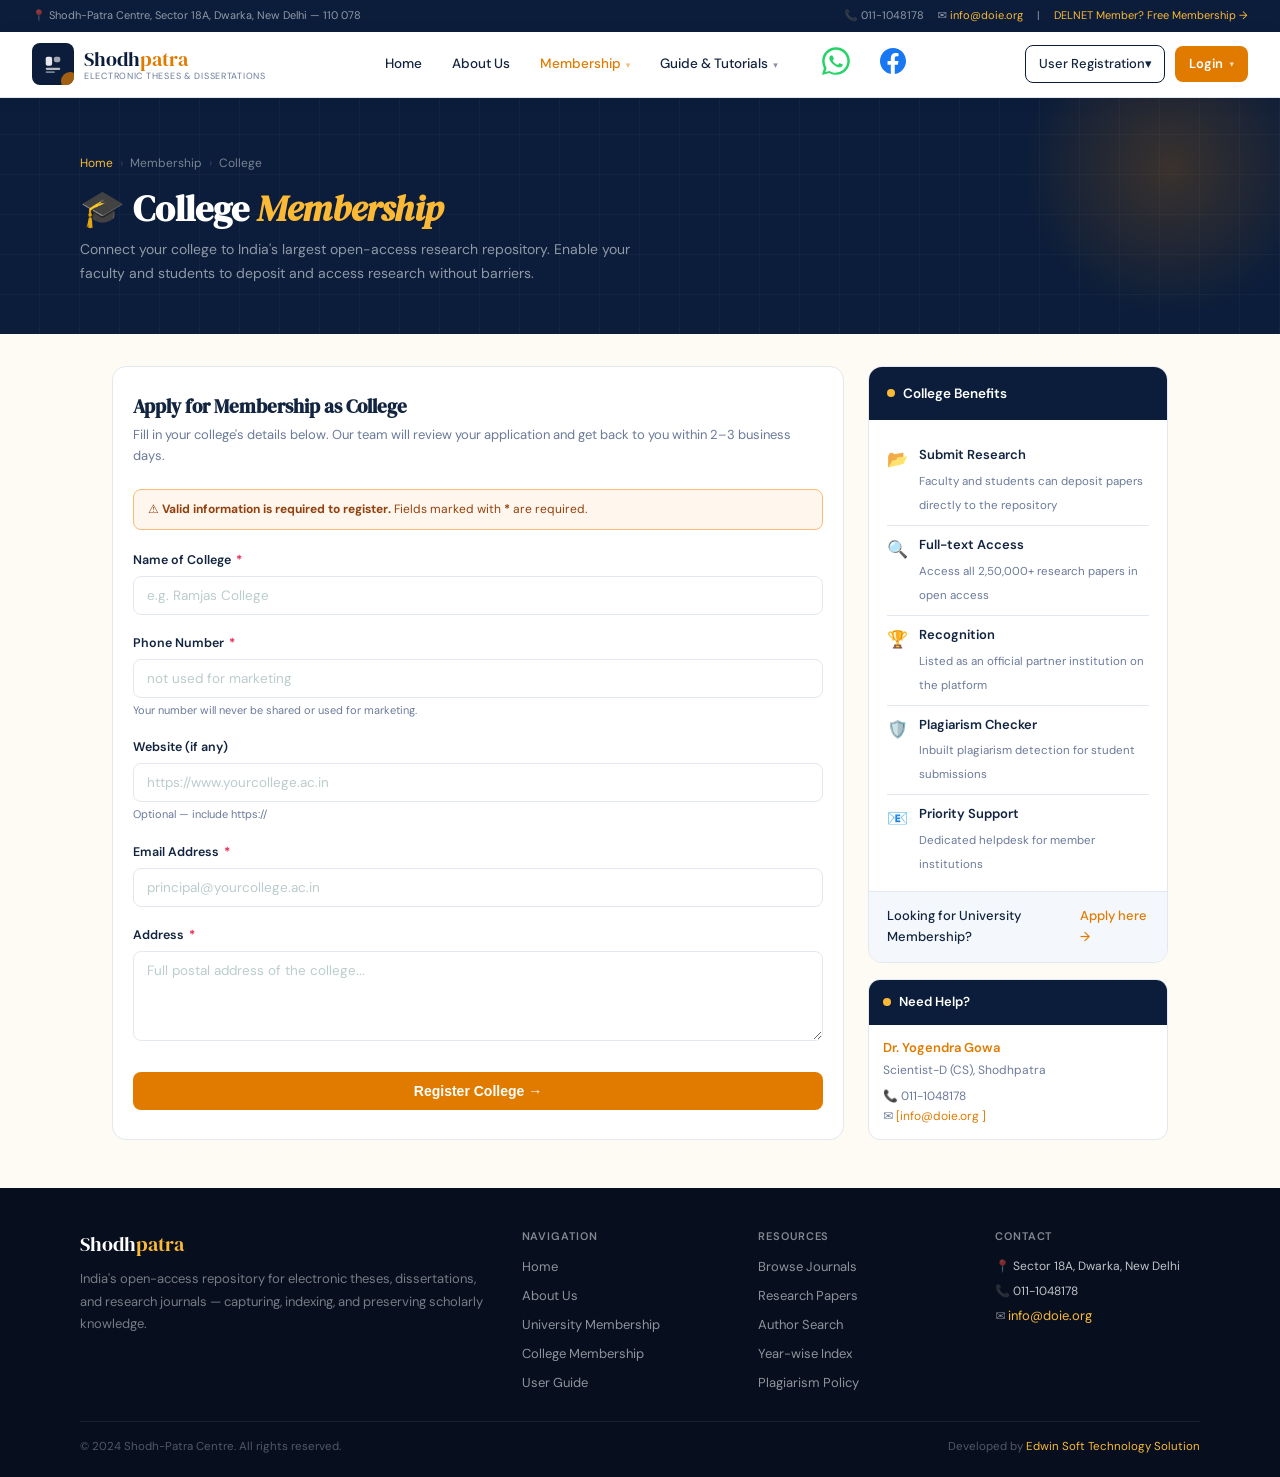
<file: membership-college.html>
<!DOCTYPE html>
<html lang="en">
<head>
  <meta charset="UTF-8" />
  <meta name="viewport" content="width=device-width, initial-scale=1.0" />
  <title>College Membership — E-Shodhpatra</title>
  <link
    href="https://fonts.googleapis.com/css2?family=DM+Serif+Display:ital@0;1&family=DM+Sans:opsz,wght@9..40,300;9..40,400;9..40,500;9..40,600&display=swap"
    rel="stylesheet"
  />
  <link rel="stylesheet" href="style.css" />

  <link rel="stylesheet"
href="https://cdnjs.cloudflare.com/ajax/libs/font-awesome/6.5.0/css/all.min.css">
</head>
<body>

<!-- TOPBAR -->
<div class="topbar">
  <span class="topbar-address">📍 Shodh-Patra Centre, Sector 18A, Dwarka, New Delhi — 110 078</span>
  <div class="topbar-right">
    <span>📞 011-1048178</span>
    <span>✉ <a href="mailto:info@doie.org">info@doie.org</a></span>
    <span>|</span>
    <a href="#">DELNET Member? Free Membership →</a>
  </div>
</div>
<nav class="nav">
  <a href="index.html" class="nav-logo">
    <div class="nav-logo-mark">
      <svg width="20" height="20" viewBox="0 0 22 22" fill="none">
        <rect x="3"  y="3"  width="7"  height="10" rx="2" fill="white" opacity="0.9"/>
        <rect x="12" y="3"  width="7"  height="6"  rx="2" fill="white" opacity="0.6"/>
        <rect x="3"  y="15" width="16" height="2.5" rx="1.2" fill="white" opacity="0.7"/>
        <rect x="3"  y="19" width="10" height="2"  rx="1" fill="white" opacity="0.45"/>
      </svg>
    </div>
    <div class="nav-logo-text">
      <div class="main">Shodh<span>patra</span></div>
      <div class="sub">Electronic Theses &amp; Dissertations</div>
    </div>
  </a>
  <div class="nav-links">
    <a href="index.html">Home</a>
    <a href="about.html">About Us</a>
    <div class="nav-dropdown">
      <a href="#" class="nav-dropdown-toggle active">Membership <span class="arrow">▾</span></a>
      <div class="nav-dropdown-menu">
        <a href="membership-university.html" class="nav-dropdown-item">
          <span class="dropdown-icon">🏛️</span>
          <span><strong>University Membership</strong><br><small>Apply for institutional access</small></span>
        </a>
        <a href="membership-college.html" class="nav-dropdown-item">
          <span class="dropdown-icon">🎓</span>
          <span><strong>College Membership</strong><br><small>Apply for college affiliation</small></span>
        </a>
      </div>
    </div>
    <div class="nav-dropdown">
      <a href="#" class="nav-dropdown-toggle">Guide &amp; Tutorials <span class="arrow">▾</span></a>
      <div class="nav-dropdown-menu">
        <a href="guide.html" class="nav-dropdown-item">
          <span class="dropdown-icon">📖</span>
          <span><strong>User Guide</strong><br><small>Role-based platform guides</small></span>
        </a>
        <!-- <a href="#" class="nav-dropdown-item">
          <span class="dropdown-icon">🎥</span>
          <span><strong>Video Tutorials</strong><br><small>Step-by-step walkthroughs</small></span>
        </a> -->
      </div>
    </div>
    <!-- <a href="#">Browse</a> -->


<a href="https://wa.me/919XXXXXXXXX"
   class="whatsapp-icon"
   target="_blank"
   aria-label="Chat on WhatsApp">

  <svg xmlns="http://www.w3.org/2000/svg"
       viewBox="0 0 32 32"
       width="28"
       height="28">

    <path fill="#25D366"
      d="M16 .4C7.2.4.2 7.3.2 16c0 2.8.7 5.5 2 7.9L0 32l8.3-2.2c2.3 1.3 5 2 7.7 2
      8.8 0 15.8-7 15.8-15.8C31.8 7.3 24.8.4 16 .4zm0 29.1c-2.4 0-4.7-.6-6.7-1.8l-.5-.3-4.9
      1.3 1.3-4.8-.3-.5C3.7 20.5 3 18.3 3 16 3 8.8 8.8 3 16 3s13 5.8 13 13-5.8 13-13
      13zm7.1-9.6c-.4-.2-2.3-1.1-2.7-1.2-.4-.2-.6-.2-.9.2-.3.4-1 1.2-1.3 1.4-.2.2-.4.2-.8
      0-.4-.2-1.6-.6-3-1.9-1.1-1-1.9-2.2-2.1-2.6-.2-.4 0-.6.2-.8.2-.2.4-.4.6-.6.2-.2.3-.4
      .4-.6.1-.2 0-.4 0-.6-.1-.2-.9-2.2-1.3-3-.3-.7-.6-.6-.9-.6h-.8c-.2 0-.6.1-.9.4-.3.3-1.2
      1.2-1.2 3s1.3 3.5 1.5 3.7c.2.2 2.6 4 6.4 5.6.9.4 1.6.6 2.2.7.9.1 1.7.1 2.3.1.7-.1
      2.3-.9 2.6-1.8.3-.9.3-1.6.2-1.8-.1-.2-.4-.3-.8-.5z"/>

  </svg>

</a>


<!-- Facebook -->
<a href="https://facebook.com"
   class="social-icon"
   target="_blank"
   aria-label="Facebook">

  <svg viewBox="0 0 32 32" width="26" height="26">
    <path fill="#1877F2"
      d="M32 16C32 7.2 24.8 0 16 0S0 7.2 0 16c0 8 5.8 14.7 13.3 15.9V20.7h-4V16h4v-3.6
      c0-4 2.4-6.2 6-6.2 1.7 0 3.5.3 3.5.3v3.8h-2c-2 0-2.6 1.2-2.6 2.5V16h4.5l-.7
      4.7h-3.8V32C26.2 30.7 32 24 32 16z"/>
  </svg>

</a>

  </div>
  <div class="nav-actions">
    <div class="nav-dropdown">
      <a href="#" class="nav-action-toggle">User Registration <span class="arrow">▾</span></a>
      <div class="nav-dropdown-menu nav-dropdown-right">
        <a href="user-registration.html" class="nav-dropdown-item">
          <span class="dropdown-icon">👤</span>
          <span><strong>Shodhpatra User</strong><br><small>Author, Reader, Editor</small></span>
        </a>
        <a href="admin-registration.html" class="nav-dropdown-item">
          <span class="dropdown-icon">🛡️</span>
          <span><strong>Administrator</strong><br><small>Institutional admin access</small></span>
        </a>
      </div>
    </div>
    <div class="nav-dropdown">
      <a href="#" class="btn-solid" style="display:inline-flex;align-items:center;gap:6px;">Login <span class="arrow" style="color:rgba(255,255,255,0.7);font-size:9px">▾</span></a>
      <div class="nav-dropdown-menu nav-dropdown-right">
        <a href="login.html" class="nav-dropdown-item">
          <span class="dropdown-icon">👤</span>
          <span><strong>Shodhpatra User</strong><br><small>Author / Reader / Editor</small></span>
        </a>
        <a href="admin-login.html" class="nav-dropdown-item">
          <span class="dropdown-icon">🛡️</span>
          <span><strong>Administrator</strong><br><small>Institutional admin login</small></span>
        </a>
      </div>
    </div>
  </div>
  <button class="hamburger" id="hamburger" aria-label="Open menu" aria-expanded="false">
    <span></span><span></span><span></span>
  </button>
</nav>
<div class="mobile-menu" id="mobileMenu" role="navigation" aria-label="Mobile menu">
  <a href="index.html" class="mobile-nav-link">Home</a>
  <a href="about.html" class="mobile-nav-link">About Us</a>
  <div class="mobile-nav-group">
    <div class="mobile-nav-group-label">Membership</div>
    <a href="membership-university.html" class="mobile-nav-link mobile-nav-sub">🏛️ University Membership</a>
    <a href="membership-college.html" class="mobile-nav-link mobile-nav-sub active">🎓 College Membership</a>
  </div>
  <div class="mobile-nav-group">
    <div class="mobile-nav-group-label">Guide &amp; Tutorials</div>
    <a href="guide.html" class="mobile-nav-link mobile-nav-sub">📖 User Guide</a>
    <!-- <a href="#" class="mobile-nav-link mobile-nav-sub">🎥 Video Tutorials</a> -->
  </div>
  <!-- <a href="#" class="mobile-nav-link">Browse</a> -->
  <div class="mobile-menu-divider"></div>
  <div class="mobile-nav-group">
    <div class="mobile-nav-group-label">User Registration</div>
    <a href="user-registration.html" class="mobile-nav-link mobile-nav-sub">👤 Shodhpatra User</a>
    <a href="admin-registration.html" class="mobile-nav-link mobile-nav-sub">🛡️ Administrator</a>
  </div>
  <div class="mobile-nav-group">
    <div class="mobile-nav-group-label">Login</div>
    <a href="login.html" class="mobile-nav-link mobile-nav-sub">👤 Shodhpatra User</a>
    <a href="admin-login.html" class="mobile-nav-link mobile-nav-sub">🛡️ Administrator Login</a>
  </div>
</div>

<section class="page-hero">
  <div class="page-hero-bg"></div>
  <div class="page-hero-glow"></div>
  <div class="page-hero-inner">
    <div class="page-breadcrumb">
      <a href="index.html">Home</a>
      <span class="page-breadcrumb-sep">›</span>
      <span>Membership</span>
      <span class="page-breadcrumb-sep">›</span>
      <span>College</span>
    </div>
    <h1 class="page-hero-title">🎓 College <span>Membership</span></h1>
    <p class="page-hero-sub">Connect your college to India's largest open-access research repository. Enable your faculty and students to deposit and access research without barriers.</p>
  </div>
</section>

<!-- MEMBERSHIP FORM CONTENT -->
<section class="content-page">
  <div class="content-wrap">
    <div class="membership-layout">

      <!-- Form Card -->
      <div class="membership-form-card">
        <h2>Apply for Membership as College</h2>
        <p class="form-subtitle">Fill in your college's details below. Our team will review your application and get back to you within 2–3 business days.</p>

        <div class="form-notice">
          <strong>⚠ Valid information is required to register.</strong> Fields marked with <strong>*</strong> are required.
        </div>

        <div class="form-group">
          <label class="form-label">Name of College <span class="required">*</span></label>
          <input type="text" class="form-input" placeholder="e.g. Ramjas College" />
        </div>

        <div class="form-group">
          <label class="form-label">Phone Number <span class="required">*</span></label>
          <input type="tel" class="form-input" placeholder="not used for marketing" />
          <div class="form-helper">Your number will never be shared or used for marketing.</div>
        </div>

        <div class="form-group">
          <label class="form-label">Website (if any)</label>
          <input type="url" class="form-input" placeholder="https://www.yourcollege.ac.in" />
          <div class="form-helper">Optional — include https://</div>
        </div>

        <div class="form-group">
          <label class="form-label">Email Address <span class="required">*</span></label>
          <input type="email" class="form-input" placeholder="principal@yourcollege.ac.in" />
        </div>

        <div class="form-group">
          <label class="form-label">Address <span class="required">*</span></label>
          <textarea class="form-textarea" placeholder="Full postal address of the college..."></textarea>
        </div>

        <button class="form-submit" type="button" onclick="alert('Registration submitted! Our team will contact you shortly.')">
          Register College →
        </button>
      </div>

      <!-- Info Sidebar -->
      <div>
        <div class="membership-info-card">
          <div class="membership-info-head"><span class="dot"></span> College Benefits</div>
          <div class="membership-info-body">
            <div class="benefit-item">
              <span class="benefit-icon">📂</span>
              <div class="benefit-text">
                <strong>Submit Research</strong>
                <span>Faculty and students can deposit papers directly to the repository</span>
              </div>
            </div>
            <div class="benefit-item">
              <span class="benefit-icon">🔍</span>
              <div class="benefit-text">
                <strong>Full-text Access</strong>
                <span>Access all 2,50,000+ research papers in open access</span>
              </div>
            </div>
            <div class="benefit-item">
              <span class="benefit-icon">🏆</span>
              <div class="benefit-text">
                <strong>Recognition</strong>
                <span>Listed as an official partner institution on the platform</span>
              </div>
            </div>
            <div class="benefit-item">
              <span class="benefit-icon">🛡️</span>
              <div class="benefit-text">
                <strong>Plagiarism Checker</strong>
                <span>Inbuilt plagiarism detection for student submissions</span>
              </div>
            </div>
            <div class="benefit-item">
              <span class="benefit-icon">📧</span>
              <div class="benefit-text">
                <strong>Priority Support</strong>
                <span>Dedicated helpdesk for member institutions</span>
              </div>
            </div>
          </div>
          <a href="membership-university.html" class="other-membership-link">
            Looking for University Membership? <span>Apply here →</span>
          </a>
        </div>

        <div class="sidebar-card" style="margin-top:16px;">
          <div class="sidebar-card-head"><span class="dot"></span> Need Help?</div>
          <div class="sidebar-card-body">
            <div class="contact-block">
              <div class="contact-name">Dr. Yogendra Gowa</div>
              <div class="contact-role">Scientist-D (CS), Shodhpatra</div>
              <div class="contact-info">
                📞 011-1048178<br>
                ✉ <a href="/cdn-cgi/l/email-protection#8be2e5ede4cbefe4e2eea5e4f9ec"><span class="__cf_email__" data-cfemail="9ef7f0f8f1defaf1f7fbb0f1ecf9">[info@doie.org&#160;]</span></a>
              </div>
            </div>
          </div>
        </div>
      </div>

    </div>
  </div>
</section>

<!-- FOOTER -->
<!-- <footer>
  <div class="footer-inner">
    <div class="footer-grid">
      <div class="footer-brand">
        <div class="logo-text">Shodh<span>patra</span></div>
        <p>India's open-access repository for electronic theses, dissertations, and research journals — capturing, indexing, and preserving scholarly knowledge.</p>
      </div>
      <div class="footer-col">
        <h4>Navigation</h4>
        <a href="index.html">Home</a>
        <a href="about.html">About Us</a>
        <a href="membership-university.html">University Membership</a>
        <a href="membership-college.html">College Membership</a>
        <a href="#">User Registration</a>
      </div>
      <div class="footer-col">
        <h4>Resources</h4>
        <a href="#">Browse Journals</a>
        <a href="#">Research Papers</a>
        <a href="#">Author Search</a>
        <a href="#">Year-wise Index</a>
        <a href="#">Plagiarism Policy</a>
      </div>
      <div class="footer-col">
        <h4>Contact</h4>
        <div class="footer-contact-row">📍 <span>Sector 18A, Dwarka, New Delhi</span></div>
        <div class="footer-contact-row">📞 <span>011-1048178</span></div>
        <div class="footer-contact-row">✉ <a href="/cdn-cgi/l/email-protection#97fef9f1f8d7f3f8fef2b9f8e5f0"><span class="__cf_email__"
        </footer> -->

<footer>
  <div class="footer-inner">
    <div class="footer-grid">
      <div class="footer-brand">
        <div class="logo-text">Shodh<span>patra</span></div>
        <p>India's open-access repository for electronic theses, dissertations, and research journals — capturing, indexing, and preserving scholarly knowledge.</p>
      </div>
      <div class="footer-col">
        <h4>Navigation</h4>
        <a href="index.html">Home</a>
        <a href="about.html">About Us</a>
        <a href="membership-university.html">University Membership</a>
        <a href="membership-college.html">College Membership</a>
        <a href="guide.html">User Guide</a>
      </div>
      <div class="footer-col">
        <h4>Resources</h4>
        <a href="#">Browse Journals</a>
        <a href="#">Research Papers</a>
        <a href="#">Author Search</a>
        <a href="#">Year-wise Index</a>
        <a href="#">Plagiarism Policy</a>
      </div>
      <div class="footer-col">
        <h4>Contact</h4>
        <div class="footer-contact-row">📍 <span>Sector 18A, Dwarka, New Delhi</span></div>
        <div class="footer-contact-row">📞 <span>011-1048178</span></div>
        <div class="footer-contact-row">✉ <a href="mailto:info@doie.org">info@doie.org</a></div>
      </div>
    </div>
    <div class="footer-bottom">
      <span>© 2024 Shodh-Patra Centre. All rights reserved.</span>
      <span>Developed by <a href="#">Edwin Soft Technology Solution</a></span>
    </div>
  </div>
</footer>
<script src="script.js"></script>
</body>
</html>
</file>
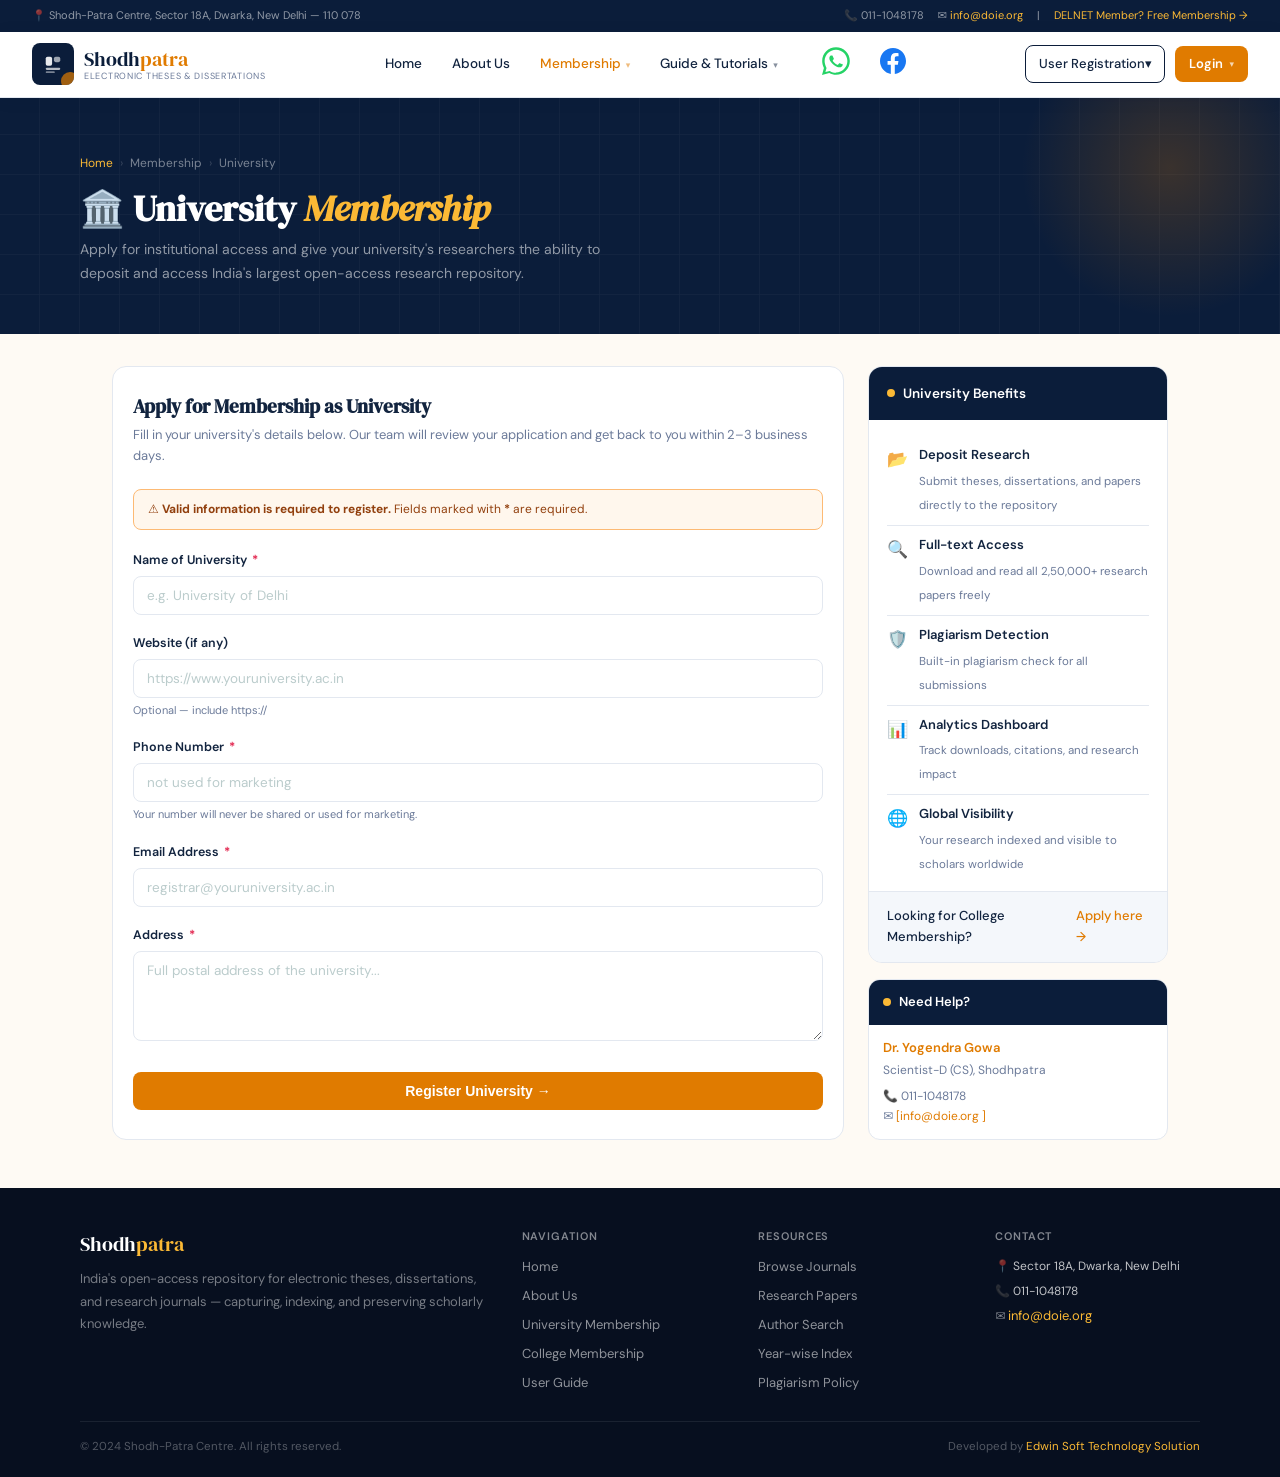
<file: membership-university.html>
<!DOCTYPE html>
<html lang="en">
<head>
  <meta charset="UTF-8" />
  <meta name="viewport" content="width=device-width, initial-scale=1.0" />
  <title>University Membership — E-Shodhpatra</title>
  <link
    href="https://fonts.googleapis.com/css2?family=DM+Serif+Display:ital@0;1&family=DM+Sans:opsz,wght@9..40,300;9..40,400;9..40,500;9..40,600&display=swap"
    rel="stylesheet"
  />
  <link rel="stylesheet" href="style.css" />

  <link rel="stylesheet"
href="https://cdnjs.cloudflare.com/ajax/libs/font-awesome/6.5.0/css/all.min.css">
</head>
<body>

<!-- TOPBAR -->
<div class="topbar">
  <span class="topbar-address">📍 Shodh-Patra Centre, Sector 18A, Dwarka, New Delhi — 110 078</span>
  <div class="topbar-right">
    <span>📞 011-1048178</span>
    <span>✉ <a href="mailto:info@doie.org">info@doie.org</a></span>
    <span>|</span>
    <a href="#">DELNET Member? Free Membership →</a>
  </div>
</div>
<nav class="nav">
  <a href="index.html" class="nav-logo">
    <div class="nav-logo-mark">
      <svg width="20" height="20" viewBox="0 0 22 22" fill="none">
        <rect x="3"  y="3"  width="7"  height="10" rx="2" fill="white" opacity="0.9"/>
        <rect x="12" y="3"  width="7"  height="6"  rx="2" fill="white" opacity="0.6"/>
        <rect x="3"  y="15" width="16" height="2.5" rx="1.2" fill="white" opacity="0.7"/>
        <rect x="3"  y="19" width="10" height="2"  rx="1" fill="white" opacity="0.45"/>
      </svg>
    </div>
    <div class="nav-logo-text">
      <div class="main">Shodh<span>patra</span></div>
      <div class="sub">Electronic Theses &amp; Dissertations</div>
    </div>
  </a>
  <div class="nav-links">
    <a href="index.html">Home</a>
    <a href="about.html">About Us</a>
    <div class="nav-dropdown">
      <a href="#" class="nav-dropdown-toggle active">Membership <span class="arrow">▾</span></a>
      <div class="nav-dropdown-menu">
        <a href="membership-university.html" class="nav-dropdown-item">
          <span class="dropdown-icon">🏛️</span>
          <span><strong>University Membership</strong><br><small>Apply for institutional access</small></span>
        </a>
        <a href="membership-college.html" class="nav-dropdown-item">
          <span class="dropdown-icon">🎓</span>
          <span><strong>College Membership</strong><br><small>Apply for college affiliation</small></span>
        </a>
      </div>
    </div>
    <div class="nav-dropdown">
      <a href="#" class="nav-dropdown-toggle">Guide &amp; Tutorials <span class="arrow">▾</span></a>
      <div class="nav-dropdown-menu">
        <a href="guide.html" class="nav-dropdown-item">
          <span class="dropdown-icon">📖</span>
          <span><strong>User Guide</strong><br><small>Role-based platform guides</small></span>
        </a>
        <!-- <a href="#" class="nav-dropdown-item">
          <span class="dropdown-icon">🎥</span>
          <span><strong>Video Tutorials</strong><br><small>Step-by-step walkthroughs</small></span>
        </a> -->
      </div>
    </div>
    <!-- <a href="#">Browse</a> -->


<a href="https://wa.me/919XXXXXXXXX"
   class="whatsapp-icon"
   target="_blank"
   aria-label="Chat on WhatsApp">

  <svg xmlns="http://www.w3.org/2000/svg"
       viewBox="0 0 32 32"
       width="28"
       height="28">

    <path fill="#25D366"
      d="M16 .4C7.2.4.2 7.3.2 16c0 2.8.7 5.5 2 7.9L0 32l8.3-2.2c2.3 1.3 5 2 7.7 2
      8.8 0 15.8-7 15.8-15.8C31.8 7.3 24.8.4 16 .4zm0 29.1c-2.4 0-4.7-.6-6.7-1.8l-.5-.3-4.9
      1.3 1.3-4.8-.3-.5C3.7 20.5 3 18.3 3 16 3 8.8 8.8 3 16 3s13 5.8 13 13-5.8 13-13
      13zm7.1-9.6c-.4-.2-2.3-1.1-2.7-1.2-.4-.2-.6-.2-.9.2-.3.4-1 1.2-1.3 1.4-.2.2-.4.2-.8
      0-.4-.2-1.6-.6-3-1.9-1.1-1-1.9-2.2-2.1-2.6-.2-.4 0-.6.2-.8.2-.2.4-.4.6-.6.2-.2.3-.4
      .4-.6.1-.2 0-.4 0-.6-.1-.2-.9-2.2-1.3-3-.3-.7-.6-.6-.9-.6h-.8c-.2 0-.6.1-.9.4-.3.3-1.2
      1.2-1.2 3s1.3 3.5 1.5 3.7c.2.2 2.6 4 6.4 5.6.9.4 1.6.6 2.2.7.9.1 1.7.1 2.3.1.7-.1
      2.3-.9 2.6-1.8.3-.9.3-1.6.2-1.8-.1-.2-.4-.3-.8-.5z"/>

  </svg>

</a>


<!-- Facebook -->
<a href="https://facebook.com"
   class="social-icon"
   target="_blank"
   aria-label="Facebook">

  <svg viewBox="0 0 32 32" width="26" height="26">
    <path fill="#1877F2"
      d="M32 16C32 7.2 24.8 0 16 0S0 7.2 0 16c0 8 5.8 14.7 13.3 15.9V20.7h-4V16h4v-3.6
      c0-4 2.4-6.2 6-6.2 1.7 0 3.5.3 3.5.3v3.8h-2c-2 0-2.6 1.2-2.6 2.5V16h4.5l-.7
      4.7h-3.8V32C26.2 30.7 32 24 32 16z"/>
  </svg>

</a>

  </div>
  <div class="nav-actions">
    <div class="nav-dropdown">
      <a href="#" class="nav-action-toggle">User Registration <span class="arrow">▾</span></a>
      <div class="nav-dropdown-menu nav-dropdown-right">
        <a href="user-registration.html" class="nav-dropdown-item">
          <span class="dropdown-icon">👤</span>
          <span><strong>Shodhpatra User</strong><br><small>Author, Reader, Editor</small></span>
        </a>
        <a href="admin-registration.html" class="nav-dropdown-item">
          <span class="dropdown-icon">🛡️</span>
          <span><strong>Administrator</strong><br><small>Institutional admin access</small></span>
        </a>
      </div>
    </div>
    <div class="nav-dropdown">
      <a href="#" class="btn-solid" style="display:inline-flex;align-items:center;gap:6px;">Login <span class="arrow" style="color:rgba(255,255,255,0.7);font-size:9px">▾</span></a>
      <div class="nav-dropdown-menu nav-dropdown-right">
        <a href="login.html" class="nav-dropdown-item">
          <span class="dropdown-icon">👤</span>
          <span><strong>Shodhpatra User</strong><br><small>Author / Reader / Editor</small></span>
        </a>
        <a href="admin-login.html" class="nav-dropdown-item">
          <span class="dropdown-icon">🛡️</span>
          <span><strong>Administrator</strong><br><small>Institutional admin login</small></span>
        </a>
      </div>
    </div>
  </div>
  <button class="hamburger" id="hamburger" aria-label="Open menu" aria-expanded="false">
    <span></span><span></span><span></span>
  </button>
</nav>
<div class="mobile-menu" id="mobileMenu" role="navigation" aria-label="Mobile menu">
  <a href="index.html" class="mobile-nav-link">Home</a>
  <a href="about.html" class="mobile-nav-link">About Us</a>
  <div class="mobile-nav-group">
    <div class="mobile-nav-group-label">Membership</div>
    <a href="membership-university.html" class="mobile-nav-link mobile-nav-sub active">🏛️ University Membership</a>
    <a href="membership-college.html" class="mobile-nav-link mobile-nav-sub">🎓 College Membership</a>
  </div>
  <div class="mobile-nav-group">
    <div class="mobile-nav-group-label">Guide &amp; Tutorials</div>
    <a href="guide.html" class="mobile-nav-link mobile-nav-sub">📖 User Guide</a>
    <!-- <a href="#" class="mobile-nav-link mobile-nav-sub">🎥 Video Tutorials</a> -->
  </div>
  <!-- <a href="#" class="mobile-nav-link">Browse</a> -->
  <div class="mobile-menu-divider"></div>
  <div class="mobile-nav-group">
    <div class="mobile-nav-group-label">User Registration</div>
    <a href="user-registration.html" class="mobile-nav-link mobile-nav-sub">👤 Shodhpatra User</a>
    <a href="admin-registration.html" class="mobile-nav-link mobile-nav-sub">🛡️ Administrator</a>
  </div>
  <div class="mobile-nav-group">
    <div class="mobile-nav-group-label">Login</div>
    <a href="login.html" class="mobile-nav-link mobile-nav-sub">👤 Shodhpatra User</a>
    <a href="admin-login.html" class="mobile-nav-link mobile-nav-sub">🛡️ Administrator Login</a>
  </div>
</div>

<section class="page-hero">
  <div class="page-hero-bg"></div>
  <div class="page-hero-glow"></div>
  <div class="page-hero-inner">
    <div class="page-breadcrumb">
      <a href="index.html">Home</a>
      <span class="page-breadcrumb-sep">›</span>
      <span>Membership</span>
      <span class="page-breadcrumb-sep">›</span>
      <span>University</span>
    </div>
    <h1 class="page-hero-title">🏛️ University <span>Membership</span></h1>
    <p class="page-hero-sub">Apply for institutional access and give your university's researchers the ability to deposit and access India's largest open-access research repository.</p>
  </div>
</section>

<!-- MEMBERSHIP FORM CONTENT -->
<section class="content-page">
  <div class="content-wrap">
    <div class="membership-layout">

      <!-- Form Card -->
      <div class="membership-form-card">
        <h2>Apply for Membership as University</h2>
        <p class="form-subtitle">Fill in your university's details below. Our team will review your application and get back to you within 2–3 business days.</p>

        <div class="form-notice">
          <strong>⚠ Valid information is required to register.</strong> Fields marked with <strong>*</strong> are required.
        </div>

        <div class="form-group">
          <label class="form-label">Name of University <span class="required">*</span></label>
          <input type="text" class="form-input" placeholder="e.g. University of Delhi" />
        </div>

        <div class="form-group">
          <label class="form-label">Website (if any)</label>
          <input type="url" class="form-input" placeholder="https://www.youruniversity.ac.in" />
          <div class="form-helper">Optional — include https://</div>
        </div>

        <div class="form-group">
          <label class="form-label">Phone Number <span class="required">*</span></label>
          <input type="tel" class="form-input" placeholder="not used for marketing" />
          <div class="form-helper">Your number will never be shared or used for marketing.</div>
        </div>

        <div class="form-group">
          <label class="form-label">Email Address <span class="required">*</span></label>
          <input type="email" class="form-input" placeholder="registrar@youruniversity.ac.in" />
        </div>

        <div class="form-group">
          <label class="form-label">Address <span class="required">*</span></label>
          <textarea class="form-textarea" placeholder="Full postal address of the university..."></textarea>
        </div>

        <button class="form-submit" type="button" onclick="alert('Registration submitted! Our team will contact you shortly.')">
          Register University →
        </button>
      </div>

      <!-- Info Sidebar -->
      <div>
        <div class="membership-info-card">
          <div class="membership-info-head"><span class="dot"></span> University Benefits</div>
          <div class="membership-info-body">
            <div class="benefit-item">
              <span class="benefit-icon">📂</span>
              <div class="benefit-text">
                <strong>Deposit Research</strong>
                <span>Submit theses, dissertations, and papers directly to the repository</span>
              </div>
            </div>
            <div class="benefit-item">
              <span class="benefit-icon">🔍</span>
              <div class="benefit-text">
                <strong>Full-text Access</strong>
                <span>Download and read all 2,50,000+ research papers freely</span>
              </div>
            </div>
            <div class="benefit-item">
              <span class="benefit-icon">🛡️</span>
              <div class="benefit-text">
                <strong>Plagiarism Detection</strong>
                <span>Built-in plagiarism check for all submissions</span>
              </div>
            </div>
            <div class="benefit-item">
              <span class="benefit-icon">📊</span>
              <div class="benefit-text">
                <strong>Analytics Dashboard</strong>
                <span>Track downloads, citations, and research impact</span>
              </div>
            </div>
            <div class="benefit-item">
              <span class="benefit-icon">🌐</span>
              <div class="benefit-text">
                <strong>Global Visibility</strong>
                <span>Your research indexed and visible to scholars worldwide</span>
              </div>
            </div>
          </div>
          <a href="membership-college.html" class="other-membership-link">
            Looking for College Membership? <span>Apply here →</span>
          </a>
        </div>

        <div class="sidebar-card" style="margin-top:16px;">
          <div class="sidebar-card-head"><span class="dot"></span> Need Help?</div>
          <div class="sidebar-card-body">
            <div class="contact-block">
              <div class="contact-name">Dr. Yogendra Gowa</div>
              <div class="contact-role">Scientist-D (CS), Shodhpatra</div>
              <div class="contact-info">
                📞 011-1048178<br>
                ✉ <a href="/cdn-cgi/l/email-protection#98f1f6fef7d8fcf7f1fdb6f7eaff"><span class="__cf_email__" data-cfemail="630a0d050c23070c0a064d0c1104">[info@doie.org&#160;]</span></a>
              </div>
            </div>
          </div>
        </div>
      </div>

    </div>
  </div>
</section>

<!-- FOOTER -->
<!-- <footer>
  <div class="footer-inner">
    <div class="footer-grid">
      <div class="footer-brand">
        <div class="logo-text">Shodh<span>patra</span></div>
        <p>India's open-access repository for electronic theses, dissertations, and research journals — capturing, indexing, and preserving scholarly knowledge.</p>
      </div>
      <div class="footer-col">
        <h4>Navigation</h4>
        <a href="index.html">Home</a>
        <a href="about.html">About Us</a>
        <a href="membership-university.html">University Membership</a>
        <a href="membership-college.html">College Membership</a>
        <a href="#">User Registration</a>
      </div>
      <div class="footer-col">
        <h4>Resources</h4>
        <a href="#">Browse Journals</a>
        <a href="#">Research Papers</a>
        <a href="#">Author Search</a>
        <a href="#">Year-wise Index</a>
        <a href="#">Plagiarism Policy</a>
      </div>
      <div class="footer-col">
        <h4>Contact</h4>
        <div class="footer-contact-row">📍 <span>Sector 18A, Dwarka, New Delhi</span></div>
        <div class="footer-contact-row">📞 <span>011-1048178</span></div>
        <div class="footer-contact-row">✉ <a href="/cdn-ci/l/email-protection#61080f070e21050e08044f0e1306"><span class="__cf_email__"
        </footer>         -->

<footer>
  <div class="footer-inner">
    <div class="footer-grid">
      <div class="footer-brand">
        <div class="logo-text">Shodh<span>patra</span></div>
        <p>India's open-access repository for electronic theses, dissertations, and research journals — capturing, indexing, and preserving scholarly knowledge.</p>
      </div>
      <div class="footer-col">
        <h4>Navigation</h4>
        <a href="index.html">Home</a>
        <a href="about.html">About Us</a>
        <a href="membership-university.html">University Membership</a>
        <a href="membership-college.html">College Membership</a>
        <a href="guide.html">User Guide</a>
      </div>
      <div class="footer-col">
        <h4>Resources</h4>
        <a href="#">Browse Journals</a>
        <a href="#">Research Papers</a>
        <a href="#">Author Search</a>
        <a href="#">Year-wise Index</a>
        <a href="#">Plagiarism Policy</a>
      </div>
      <div class="footer-col">
        <h4>Contact</h4>
        <div class="footer-contact-row">📍 <span>Sector 18A, Dwarka, New Delhi</span></div>
        <div class="footer-contact-row">📞 <span>011-1048178</span></div>
        <div class="footer-contact-row">✉ <a href="mailto:info@doie.org">info@doie.org</a></div>
      </div>
    </div>
    <div class="footer-bottom">
      <span>© 2024 Shodh-Patra Centre. All rights reserved.</span>
      <span>Developed by <a href="#">Edwin Soft Technology Solution</a></span>
    </div>
  </div>
</footer>
<script src="script.js"></script>
</body>
</html>
</file>
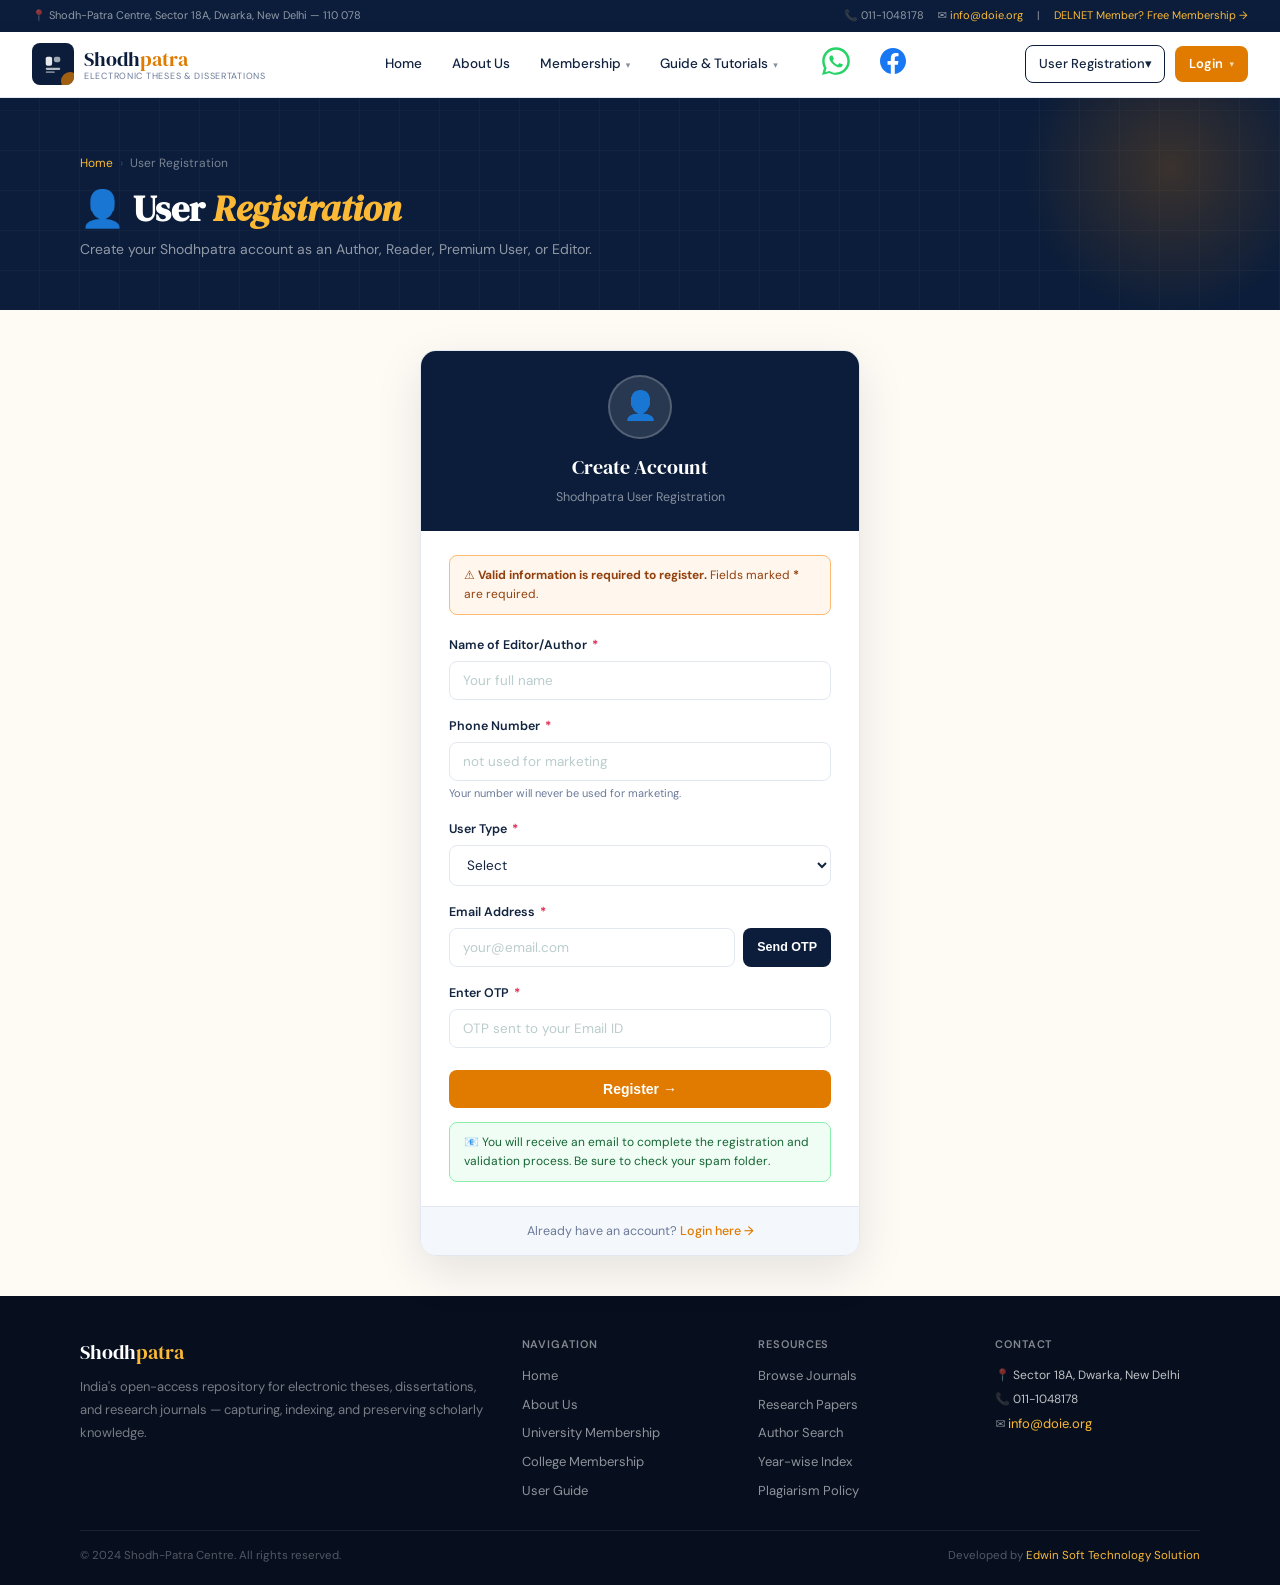
<file: user-registration.html>
<!DOCTYPE html>
<html lang="en">
<head>
  <meta charset="UTF-8" />
  <meta name="viewport" content="width=device-width, initial-scale=1.0" />
  <title>User Registration — E-Shodhpatra</title>
  <link href="https://fonts.googleapis.com/css2?family=DM+Serif+Display:ital@0;1&family=DM+Sans:opsz,wght@9..40,300;9..40,400;9..40,500;9..40,600&display=swap" rel="stylesheet"/>
  <link rel="stylesheet" href="style.css" />

  <link rel="stylesheet"
href="https://cdnjs.cloudflare.com/ajax/libs/font-awesome/6.5.0/css/all.min.css">
</head>
<body>
<!-- TOPBAR -->
<div class="topbar">
  <span class="topbar-address">📍 Shodh-Patra Centre, Sector 18A, Dwarka, New Delhi — 110 078</span>
  <div class="topbar-right">
    <span>📞 011-1048178</span>
    <span>✉ <a href="mailto:info@doie.org">info@doie.org</a></span>
    <span>|</span>
    <a href="#">DELNET Member? Free Membership →</a>
  </div>
</div>
<nav class="nav">
  <a href="index.html" class="nav-logo">
    <div class="nav-logo-mark">
      <svg width="20" height="20" viewBox="0 0 22 22" fill="none">
        <rect x="3"  y="3"  width="7"  height="10" rx="2" fill="white" opacity="0.9"/>
        <rect x="12" y="3"  width="7"  height="6"  rx="2" fill="white" opacity="0.6"/>
        <rect x="3"  y="15" width="16" height="2.5" rx="1.2" fill="white" opacity="0.7"/>
        <rect x="3"  y="19" width="10" height="2"  rx="1" fill="white" opacity="0.45"/>
      </svg>
    </div>
    <div class="nav-logo-text">
      <div class="main">Shodh<span>patra</span></div>
      <div class="sub">Electronic Theses &amp; Dissertations</div>
    </div>
  </a>
  <div class="nav-links">
    <a href="index.html">Home</a>
    <a href="about.html">About Us</a>
    <div class="nav-dropdown">
      <a href="#" class="nav-dropdown-toggle">Membership <span class="arrow">▾</span></a>
      <div class="nav-dropdown-menu">
        <a href="membership-university.html" class="nav-dropdown-item">
          <span class="dropdown-icon">🏛️</span>
          <span><strong>University Membership</strong><br><small>Apply for institutional access</small></span>
        </a>
        <a href="membership-college.html" class="nav-dropdown-item">
          <span class="dropdown-icon">🎓</span>
          <span><strong>College Membership</strong><br><small>Apply for college affiliation</small></span>
        </a>
      </div>
    </div>
    <div class="nav-dropdown">
      <a href="#" class="nav-dropdown-toggle">Guide &amp; Tutorials <span class="arrow">▾</span></a>
      <div class="nav-dropdown-menu">
        <a href="guide.html" class="nav-dropdown-item">
          <span class="dropdown-icon">📖</span>
          <span><strong>User Guide</strong><br><small>Role-based platform guides</small></span>
        </a>
        <!-- <a href="#" class="nav-dropdown-item">
          <span class="dropdown-icon">🎥</span>
          <span><strong>Video Tutorials</strong><br><small>Step-by-step walkthroughs</small></span>
        </a> -->
      </div>
    </div>
    <!-- <a href="#">Browse</a> -->


<a href="https://wa.me/919XXXXXXXXX"
   class="whatsapp-icon"
   target="_blank"
   aria-label="Chat on WhatsApp">

  <svg xmlns="http://www.w3.org/2000/svg"
       viewBox="0 0 32 32"
       width="28"
       height="28">

    <path fill="#25D366"
      d="M16 .4C7.2.4.2 7.3.2 16c0 2.8.7 5.5 2 7.9L0 32l8.3-2.2c2.3 1.3 5 2 7.7 2
      8.8 0 15.8-7 15.8-15.8C31.8 7.3 24.8.4 16 .4zm0 29.1c-2.4 0-4.7-.6-6.7-1.8l-.5-.3-4.9
      1.3 1.3-4.8-.3-.5C3.7 20.5 3 18.3 3 16 3 8.8 8.8 3 16 3s13 5.8 13 13-5.8 13-13
      13zm7.1-9.6c-.4-.2-2.3-1.1-2.7-1.2-.4-.2-.6-.2-.9.2-.3.4-1 1.2-1.3 1.4-.2.2-.4.2-.8
      0-.4-.2-1.6-.6-3-1.9-1.1-1-1.9-2.2-2.1-2.6-.2-.4 0-.6.2-.8.2-.2.4-.4.6-.6.2-.2.3-.4
      .4-.6.1-.2 0-.4 0-.6-.1-.2-.9-2.2-1.3-3-.3-.7-.6-.6-.9-.6h-.8c-.2 0-.6.1-.9.4-.3.3-1.2
      1.2-1.2 3s1.3 3.5 1.5 3.7c.2.2 2.6 4 6.4 5.6.9.4 1.6.6 2.2.7.9.1 1.7.1 2.3.1.7-.1
      2.3-.9 2.6-1.8.3-.9.3-1.6.2-1.8-.1-.2-.4-.3-.8-.5z"/>

  </svg>

</a>


<!-- Facebook -->
<a href="https://facebook.com"
   class="social-icon"
   target="_blank"
   aria-label="Facebook">

  <svg viewBox="0 0 32 32" width="26" height="26">
    <path fill="#1877F2"
      d="M32 16C32 7.2 24.8 0 16 0S0 7.2 0 16c0 8 5.8 14.7 13.3 15.9V20.7h-4V16h4v-3.6
      c0-4 2.4-6.2 6-6.2 1.7 0 3.5.3 3.5.3v3.8h-2c-2 0-2.6 1.2-2.6 2.5V16h4.5l-.7
      4.7h-3.8V32C26.2 30.7 32 24 32 16z"/>
  </svg>

</a>

  </div>
  <div class="nav-actions">
    <div class="nav-dropdown">
      <a href="#" class="nav-action-toggle">User Registration <span class="arrow">▾</span></a>
      <div class="nav-dropdown-menu nav-dropdown-right">
        <a href="user-registration.html" class="nav-dropdown-item">
          <span class="dropdown-icon">👤</span>
          <span><strong>Shodhpatra User</strong><br><small>Author, Reader, Editor</small></span>
        </a>
        <a href="admin-registration.html" class="nav-dropdown-item">
          <span class="dropdown-icon">🛡️</span>
          <span><strong>Administrator</strong><br><small>Institutional admin access</small></span>
        </a>
      </div>
    </div>
    <div class="nav-dropdown">
      <a href="#" class="btn-solid" style="display:inline-flex;align-items:center;gap:6px;">Login <span class="arrow" style="color:rgba(255,255,255,0.7);font-size:9px">▾</span></a>
      <div class="nav-dropdown-menu nav-dropdown-right">
        <a href="login.html" class="nav-dropdown-item">
          <span class="dropdown-icon">👤</span>
          <span><strong>Shodhpatra User</strong><br><small>Author / Reader / Editor</small></span>
        </a>
        <a href="admin-login.html" class="nav-dropdown-item">
          <span class="dropdown-icon">🛡️</span>
          <span><strong>Administrator</strong><br><small>Institutional admin login</small></span>
        </a>
      </div>
    </div>
  </div>
  <button class="hamburger" id="hamburger" aria-label="Open menu" aria-expanded="false">
    <span></span><span></span><span></span>
  </button>
</nav>
<div class="mobile-menu" id="mobileMenu" role="navigation" aria-label="Mobile menu">
  <a href="index.html" class="mobile-nav-link">Home</a>
  <a href="about.html" class="mobile-nav-link">About Us</a>
  <div class="mobile-nav-group">
    <div class="mobile-nav-group-label">Membership</div>
    <a href="membership-university.html" class="mobile-nav-link mobile-nav-sub">🏛️ University Membership</a>
    <a href="membership-college.html" class="mobile-nav-link mobile-nav-sub">🎓 College Membership</a>
  </div>
  <div class="mobile-nav-group">
    <div class="mobile-nav-group-label">Guide &amp; Tutorials</div>
    <a href="guide.html" class="mobile-nav-link mobile-nav-sub">📖 User Guide</a>
    <!-- <a href="#" class="mobile-nav-link mobile-nav-sub">🎥 Video Tutorials</a> -->
  </div>
  <!-- <a href="#" class="mobile-nav-link">Browse</a> -->
  <div class="mobile-menu-divider"></div>
  <div class="mobile-nav-group">
    <div class="mobile-nav-group-label">User Registration</div>
    <a href="user-registration.html" class="mobile-nav-link mobile-nav-sub active">👤 Shodhpatra User</a>
    <a href="admin-registration.html" class="mobile-nav-link mobile-nav-sub">🛡️ Administrator</a>
  </div>
  <div class="mobile-nav-group">
    <div class="mobile-nav-group-label">Login</div>
    <a href="login.html" class="mobile-nav-link mobile-nav-sub">👤 Shodhpatra User</a>
    <a href="admin-login.html" class="mobile-nav-link mobile-nav-sub">🛡️ Administrator Login</a>
  </div>
</div>
<section class="page-hero">
  <div class="page-hero-bg"></div>
  <div class="page-hero-glow"></div>
  <div class="page-hero-inner">
    <div class="page-breadcrumb"><a href="index.html">Home</a><span class="page-breadcrumb-sep">›</span><span>User Registration</span></div>
    <h1 class="page-hero-title">👤 User <span>Registration</span></h1>
    <p class="page-hero-sub">Create your Shodhpatra account as an Author, Reader, Premium User, or Editor.</p>
  </div>
</section>
<section class="auth-section">
  <div class="auth-card">
    <div class="auth-card-head">
      <div class="auth-avatar">👤</div>
      <div class="auth-card-title">Create Account</div>
      <div class="auth-card-sub">Shodhpatra User Registration</div>
    </div>
    <div class="auth-card-body">
      <div class="form-notice"><strong>⚠ Valid information is required to register.</strong> Fields marked <strong>*</strong> are required.</div>
      <div class="form-group">
        <label class="form-label">Name of Editor/Author <span class="required">*</span></label>
        <input type="text" class="form-input" placeholder="Your full name" />
      </div>
      <div class="form-group">
        <label class="form-label">Phone Number <span class="required">*</span></label>
        <input type="tel" class="form-input" placeholder="not used for marketing" />
        <div class="form-helper">Your number will never be used for marketing.</div>
      </div>
      <div class="form-group">
        <label class="form-label">User Type <span class="required">*</span></label>
        <select class="form-select">
          <option value="">Select</option>
          <option>Author</option>
          <option>Reader</option>
          <option>Premium User</option>
          <option>Editor</option>
        </select>
      </div>
      <div class="form-group">
        <label class="form-label">Email Address <span class="required">*</span></label>
        <div class="otp-row">
          <input type="email" class="form-input" id="regEmail" placeholder="your@email.com" />
          <button class="otp-send-btn" id="sendOtpBtn">Send OTP</button>
        </div>
      </div>
      <div class="form-group">
        <label class="form-label">Enter OTP <span class="required">*</span></label>
        <input type="text" class="form-input" placeholder="OTP sent to your Email ID" maxlength="6" />
      </div>
      <button class="form-submit" type="button" onclick="alert('Registration submitted! Check your email to complete verification.')">Register →</button>
      <div class="auth-notice">📧 You will receive an email to complete the registration and validation process. Be sure to check your spam folder.</div>
    </div>
    <div class="auth-card-footer">
      Already have an account? <a href="login.html">Login here →</a>
    </div>
  </div>
</section>
<footer>
  <div class="footer-inner">
    <div class="footer-grid">
      <div class="footer-brand">
        <div class="logo-text">Shodh<span>patra</span></div>
        <p>India's open-access repository for electronic theses, dissertations, and research journals — capturing, indexing, and preserving scholarly knowledge.</p>
      </div>
      <div class="footer-col">
        <h4>Navigation</h4>
        <a href="index.html">Home</a>
        <a href="about.html">About Us</a>
        <a href="membership-university.html">University Membership</a>
        <a href="membership-college.html">College Membership</a>
        <a href="guide.html">User Guide</a>
      </div>
      <div class="footer-col">
        <h4>Resources</h4>
        <a href="#">Browse Journals</a>
        <a href="#">Research Papers</a>
        <a href="#">Author Search</a>
        <a href="#">Year-wise Index</a>
        <a href="#">Plagiarism Policy</a>
      </div>
      <div class="footer-col">
        <h4>Contact</h4>
        <div class="footer-contact-row">📍 <span>Sector 18A, Dwarka, New Delhi</span></div>
        <div class="footer-contact-row">📞 <span>011-1048178</span></div>
        <div class="footer-contact-row">✉ <a href="mailto:info@doie.org">info@doie.org</a></div>
      </div>
    </div>
    <div class="footer-bottom">
      <span>© 2024 Shodh-Patra Centre. All rights reserved.</span>
      <span>Developed by <a href="#">Edwin Soft Technology Solution</a></span>
    </div>
  </div>
</footer>
<script src="script.js"></script>
</body>
</html>
</file>
<file: style.css>
/* ═══════════════════════════════════════════
   E-SHODHPATRA — style.css  (Mobile-First)
   ═══════════════════════════════════════════ */

*, *::before, *::after { box-sizing: border-box; margin: 0; padding: 0; }

:root {
  --navy:         #0B1D3A;
  --ink:          #12243F;
  --saffron:      #E07B00;
  --gold:         #FBB935;
  --cream:        #FEFAF4;
  --white:        #FFFFFF;
  --muted:        #6B7A99;
  --border:       #E3E8F0;
  --surface:      #F4F7FB;

  --sm1: #FF06A6;
  --sm2: #fff0be;
  --sm3: #6984A9;
  --sm4: #BFC9D1;
  --sm5: #A5C89E;
  --sm6: #296374;

  --font-display: 'DM Serif Display', Georgia, serif;
  --font-body:    'DM Sans', system-ui, sans-serif;
}

html { scroll-behavior: smooth; }

body {
  font-family: var(--font-body);
  background: var(--cream);
  color: var(--ink);
  /* color: var(--sm1); */
  font-size: 15px;
  line-height: 1.6;
  overflow-x: hidden;
}

img, svg { max-width: 100%; }

/* ─────────────────────────────────────
   TOPBAR
───────────────────────────────────── */
.topbar {
  background: var(--navy);
  padding: 8px 16px;
  font-size: 11px;
  color: rgba(255,255,255,0.55);
  text-align: center;
}
.topbar a { color: var(--gold); text-decoration: none; }
.topbar-address { display: block; }
.topbar-right   { display: none; }

/* ─────────────────────────────────────
   NAVBAR
───────────────────────────────────── */
.nav {
  background: var(--white);
  border-bottom: 1px solid var(--border);
  padding: 0 16px;
  display: flex;
  align-items: center;
  justify-content: space-between;
  position: sticky;
  top: 0;
  z-index: 200;
  box-shadow: 0 2px 16px rgba(11,29,58,0.07);
  min-height: 58px;
}

.nav-logo {
  display: flex;
  align-items: center;
  gap: 10px;
  text-decoration: none;
  padding: 10px 0;
}
.nav-logo-mark {
  width: 36px; height: 36px;
  background: var(--navy);
  border-radius: 8px;
  display: flex; align-items: center; justify-content: center;
  position: relative; overflow: hidden; flex-shrink: 0;
}
.nav-logo-mark::after {
  content: '';
  position: absolute; bottom: -5px; right: -5px;
  width: 18px; height: 18px;
  background: var(--saffron); border-radius: 50%; opacity: 0.7;
}
.nav-logo-mark svg { position: relative; z-index: 1; }

.nav-logo-text { line-height: 1.2; }
.nav-logo-text .main { font-family: var(--font-display); font-size: 18px; color: var(--navy); }
.nav-logo-text .main span { color: var(--saffron); }
.nav-logo-text .sub { font-size: 9px; color: var(--muted); text-transform: uppercase; letter-spacing: 0.08em; }

/* Desktop links — hidden mobile */
.nav-links  { display: none; }
.nav-actions { display: none; }

/* Hamburger */
.hamburger {
  display: flex; flex-direction: column; justify-content: center; gap: 5px;
  width: 40px; height: 40px;
  background: none; border: none; cursor: pointer; padding: 4px;
  border-radius: 8px; transition: background 0.15s;
}
.hamburger:hover { background: var(--surface); }
.hamburger span {
  display: block; width: 22px; height: 2px;
  background: var(--ink); border-radius: 2px; transition: all 0.3s;
}
.hamburger.open span:nth-child(1) { transform: translateY(7px) rotate(45deg); }
.hamburger.open span:nth-child(2) { opacity: 0; }
.hamburger.open span:nth-child(3) { transform: translateY(-7px) rotate(-45deg); }

/* Mobile drawer */
.mobile-menu {
  display: none;
  position: fixed; top: 58px; left: 0; right: 0;
  background: var(--white); border-bottom: 1px solid var(--border);
  box-shadow: 0 8px 32px rgba(11,29,58,0.12);
  z-index: 199; padding: 12px 16px 16px;
  flex-direction: column; gap: 2px;
}
.mobile-menu.open { display: flex; }

.mobile-nav-link {
  display: block; padding: 12px 14px; font-size: 15px; font-weight: 500;
  color: var(--ink); text-decoration: none; border-radius: 8px;
  transition: background 0.12s, color 0.12s;
}
.mobile-nav-link:hover,
.mobile-nav-link.active { background: var(--surface); color: var(--saffron); }

.mobile-menu-divider { height: 1px; background: var(--border); margin: 8px 0; }

.mobile-menu-actions { display: flex; flex-direction: column; gap: 8px; }

/* ─── Buttons ─── */
.btn-outline {
  display: inline-block; text-align: center;
  padding: 9px 18px; font-size: 13px; font-weight: 500; border-radius: 8px;
  border: 1.5px solid var(--navy); color: var(--navy); background: transparent;
  cursor: pointer; text-decoration: none; transition: all 0.15s;
}
.btn-outline:hover { background: var(--navy); color: var(--white); }
.btn-outline.full  { display: block; }

.btn-solid {
  display: inline-block; text-align: center;
  padding: 9px 20px; font-size: 13px; font-weight: 600; border-radius: 8px;
  border: none; background: var(--saffron); color: var(--white);
  cursor: pointer; text-decoration: none; transition: background 0.15s;
}
.btn-solid:hover { background: #c96c00; }
.btn-solid.full  { display: block; }

.btn-outline-white {
  display: inline-block; text-align: center;
  padding: 10px 18px; font-size: 13px; font-weight: 500; border-radius: 8px;
  border: 1.5px solid rgba(255,255,255,0.3); color: var(--white); background: transparent;
  cursor: pointer; text-decoration: none; transition: all 0.15s;
}
.btn-outline-white:hover { background: rgba(255,255,255,0.1); }

/* ─────────────────────────────────────
   HERO
───────────────────────────────────── */
.hero {
  /* background: var(--navy); */
  /* background-color: var(--sm6); */
  background-color: rgb(7, 54, 15);
  position: relative; overflow: hidden;
  padding: 40px 16px 36px;
}
.hero-bg-pattern {
  position: absolute; inset: 0; pointer-events: none; opacity: 0.04;
  background-image:
    repeating-linear-gradient(0deg, transparent, transparent 39px, rgba(255,255,255,0.8) 39px, rgba(255,255,255,0.8) 40px),
    repeating-linear-gradient(90deg, transparent, transparent 39px, rgba(255,255,255,0.8) 39px, rgba(255,255,255,0.8) 40px);
}
.hero-glow  { position: absolute; top: -100px; right: -60px; width: 360px; height: 360px; background: radial-gradient(circle, rgba(224,123,0,0.25) 0%, transparent 70%); pointer-events: none; }
.hero-glow2 { position: absolute; bottom: -80px; left: 40px;  width: 260px; height: 260px; background: radial-gradient(circle, rgba(251,185,53,0.12) 0%, transparent 70%); pointer-events: none; }

.hero-inner {
  max-width: 1120px; margin: 0 auto;
  position: relative; z-index: 1;
  display: flex; flex-direction: column; gap: 28px;
}
.hero-left { flex: 1; }

.hero-badge {
  display: inline-flex; align-items: center; gap: 7px;
  background: rgba(251,185,53,0.15); border: 1px solid rgba(251,185,53,0.3);
  color: var(--gold); font-size: 10px; font-weight: 500; letter-spacing: 0.04em;
  padding: 5px 11px; border-radius: 20px; margin-bottom: 16px; text-transform: uppercase;
}
.hero-badge-dot {
  width: 6px; height: 6px; background: var(--gold); border-radius: 50%; flex-shrink: 0;
  animation: blink 1.8s ease-in-out infinite;
}
@keyframes blink { 0%,100%{opacity:1} 50%{opacity:0.3} }

.hero-title {
  font-family: var(--font-display); font-size: 30px; line-height: 1.15;
  color: var(--white); margin-bottom: 12px; letter-spacing: -0.3px;
}
.hero-title .accent { color: var(--gold); font-style: italic; }

.hero-subtitle {
  font-size: 13.5px; color: rgba(255,255,255,0.6); line-height: 1.75; margin-bottom: 24px;
}
.hero-stats { display: flex; gap: 20px; flex-wrap: wrap; }
.hero-stat-num { font-size: 20px; font-weight: 600; color: var(--white); line-height: 1; }
.hero-stat-lbl { font-size: 10px; color: rgba(255,255,255,0.45); margin-top: 3px; text-transform: uppercase; letter-spacing: 0.05em; }
.hero-stat-divider { width: 1px; background: rgba(255,255,255,0.12); align-self: stretch; }

.hero-right { width: 100%; }

/* ─────────────────────────────────────
   SEARCH CARD
───────────────────────────────────── */
.search-card {
  background: var(--white); border-radius: 14px;
  padding: 16px; box-shadow: 0 16px 48px rgba(0,0,0,0.22);
}
.search-card-title { font-size: 14px; font-weight: 600; color: var(--ink); margin-bottom: 3px; }
.search-card-sub   { font-size: 12px; color: var(--muted); margin-bottom: 12px; }

.search-row {
  display: flex; align-items: center;
  border: 1.5px solid var(--border); border-radius: 10px;
  overflow: hidden; transition: border-color 0.15s;
}
.search-row:focus-within { border-color: var(--saffron); }

.search-icon { padding: 0 10px; color: var(--muted); display: flex; align-items: center; flex-shrink: 0; }
.search-input {
  flex: 1; min-width: 0; border: none; outline: none;
  font-family: var(--font-body); font-size: 13.5px; padding: 11px 0;
  color: var(--ink); background: transparent;
}
.search-input::placeholder { color: #aab; }
.search-go {
  background: var(--saffron); color: var(--white); border: none;
  padding: 0 14px; font-size: 13px; font-weight: 600; cursor: pointer;
  height: 44px; transition: background 0.15s; white-space: nowrap; flex-shrink: 0;
}
.search-go:hover { background: #c96c00; }

.filter-chips { display: flex; gap: 6px; flex-wrap: wrap; margin-top: 11px; }
.chip {
  font-size: 11px; padding: 4px 10px; border-radius: 20px; cursor: pointer;
  border: 1px solid var(--border); background: var(--surface); color: var(--muted);
  transition: all 0.12s; font-weight: 500;
}
.chip:hover, .chip.on { background: #FFF0D6; border-color: var(--saffron); color: var(--saffron); }

.search-quick { margin-top: 11px; display: flex; gap: 7px; align-items: flex-start; flex-wrap: wrap; }
.quick-lbl { font-size: 11px; color: var(--muted); white-space: nowrap; padding-top: 2px; }
.quick-tags { display: flex; gap: 5px; flex-wrap: wrap; }
.quick-tag {
  font-size: 11px; padding: 3px 8px; border-radius: 5px;
  background: var(--surface); color: var(--muted); cursor: pointer;
  border: 1px solid var(--border); transition: all 0.12s;
}
.quick-tag:hover { color: var(--saffron); border-color: var(--saffron); }

/* ─────────────────────────────────────
   SECTION WRAPPER
───────────────────────────────────── */
.section-wrap { max-width: 1120px; margin: 0 auto; padding: 0 16px; }
.section-header {
  display: flex; justify-content: space-between; align-items: baseline;
  margin-bottom: 14px; flex-wrap: wrap; gap: 6px;
}
.section-heading { font-family: var(--font-display); font-size: 20px; color: var(--ink); }
.section-link { font-size: 13px; color: var(--saffron); text-decoration: none; font-weight: 500; }
.section-link:hover { text-decoration: underline; }

/* ─────────────────────────────────────
   CATEGORIES
───────────────────────────────────── */
.cats-section { padding: 32px 0 0; }
.cat-grid { display: grid; grid-template-columns: repeat(2, 1fr); gap: 10px; }
.cat-card {
  background: var(--white); border: 1px solid var(--border); border-radius: 12px;
  padding: 16px 12px; cursor: pointer; text-align: center;
  transition: transform 0.15s, box-shadow 0.15s, border-color 0.15s;
}
.cat-card:hover { transform: translateY(-2px); box-shadow: 0 6px 20px rgba(11,29,58,0.09); border-color: var(--saffron); }
.cat-icon  { font-size: 22px; margin-bottom: 8px; }
.cat-name  { font-size: 12.5px; font-weight: 600; color: var(--ink); margin-bottom: 2px; }
.cat-count { font-size: 11px; color: var(--muted); }

/* ─────────────────────────────────────
   MAIN LAYOUT
───────────────────────────────────── */
.main-section { padding: 28px 0; }
.main-layout  { display: grid; grid-template-columns: 1fr; gap: 20px; }

/* ─────────────────────────────────────
   TABLE CARD
───────────────────────────────────── */
.table-card { background: var(--white); border: 1px solid var(--border); border-radius: 12px; overflow: hidden; }

.table-card-header {
  padding: 14px; border-bottom: 1px solid var(--border);
  display: flex; flex-direction: column; gap: 10px;
}
.table-card-title { font-size: 14px; font-weight: 600; color: var(--ink); line-height: 1.4; }
.table-card-title span { color: var(--saffron); }

.table-controls { display: flex; gap: 8px; align-items: center; flex-wrap: wrap; }
.show-entries { display: flex; align-items: center; gap: 6px; font-size: 12px; color: var(--muted); }
.show-select {
  border: 1px solid var(--border); border-radius: 6px; padding: 4px 6px;
  font-size: 12px; color: var(--ink); background: var(--surface); outline: none; cursor: pointer;
}
.tbl-search {
  flex: 1; min-width: 120px; display: flex; align-items: center; gap: 6px;
  border: 1px solid var(--border); border-radius: 8px; padding: 6px 10px; background: var(--surface);
}
.tbl-search input {
  flex: 1; min-width: 0; border: none; outline: none;
  font-size: 12px; background: transparent; color: var(--ink);
}
.tbl-search input::placeholder { color: #bbb; }

/* ── Mobile card rows (shown on mobile, hidden on desktop) ── */
.table-mobile  { display: block; }
.table-desktop { display: none; }

.mobile-row { padding: 14px 14px; border-bottom: 1px solid var(--border); }
.mobile-row:last-child { border-bottom: none; }

.mobile-row-top {
  display: flex; gap: 10px; align-items: flex-start; margin-bottom: 8px;
}
.mobile-row-sr {
  font-size: 11px; font-weight: 700; color: var(--white);
  background: var(--navy); min-width: 24px; height: 24px;
  border-radius: 50%; display: flex; align-items: center; justify-content: center; flex-shrink: 0;
}
.mobile-row-title {
  flex: 1; font-size: 13px; font-weight: 500; color: var(--ink); line-height: 1.45;
}
.mobile-row-title a { color: var(--ink); text-decoration: none; }
.mobile-row-title a:hover { color: var(--saffron); }

.mobile-row-meta { display: flex; flex-wrap: wrap; gap: 6px; margin-bottom: 10px; padding-left: 34px; }
.mobile-journal-badge {
  font-size: 11px; background: #EEF2FF; color: #3730A3;
  padding: 2px 9px; border-radius: 10px; font-weight: 500;
}
.mobile-author { font-size: 11.5px; color: var(--muted); align-self: center; }

.mobile-row-footer { display: flex; justify-content: flex-end; padding-left: 34px; }

/* Desktop table */
table.desktop-table { width: 100%; border-collapse: collapse; }
thead th {
  background: var(--navy); color: rgba(255,255,255,0.85);
  font-size: 11.5px; font-weight: 600; text-transform: uppercase;
  letter-spacing: 0.04em; padding: 10px 12px; text-align: left; white-space: nowrap;
}
thead th:first-child { width: 44px; }
thead th .sort { font-size: 9px; opacity: 0.5; margin-left: 3px; }
tbody tr { border-bottom: 1px solid var(--border); transition: background 0.1s; }
tbody tr:last-child { border-bottom: none; }
tbody tr:hover { background: #FFFBF5; }
tbody td { padding: 11px 12px; font-size: 13px; color: var(--ink); vertical-align: top; }
tbody td.sr { color: var(--muted); font-weight: 500; text-align: center; }

.journal-name { font-weight: 500; font-size: 12px; color: var(--navy); line-height: 1.45; }
.paper-title  { line-height: 1.5; }
.paper-title a { color: var(--ink); text-decoration: none; transition: color 0.1s; }
.paper-title a:hover { color: var(--saffron); text-decoration: underline; }
.author-name  { font-size: 12.5px; color: var(--muted); }

.action-btn {
  display: inline-flex; align-items: center; gap: 4px;
  padding: 5px 11px; border-radius: 6px; font-size: 11.5px; font-weight: 500;
  border: 1px solid var(--saffron); color: var(--saffron); background: #FFF7EC;
  cursor: pointer; text-decoration: none; transition: all 0.12s; white-space: nowrap;
}
.action-btn:hover { background: var(--saffron); color: var(--white); }

/* ─────────────────────────────────────
   PAGINATION
───────────────────────────────────── */
.table-footer {
  padding: 12px 14px; border-top: 1px solid var(--border);
  display: flex; flex-direction: column; gap: 10px; align-items: center;
  background: var(--surface);
}
.showing-info { font-size: 12px; color: var(--muted); }
.pagination { display: flex; gap: 4px; align-items: center; flex-wrap: wrap; justify-content: center; }
.page-btn {
  min-width: 32px; height: 32px; border-radius: 7px; font-size: 12px; font-weight: 500;
  border: 1px solid var(--border); background: var(--white); color: var(--ink);
  cursor: pointer; display: flex; align-items: center; justify-content: center;
  padding: 0 6px; transition: all 0.12s;
}
.page-btn:hover { border-color: var(--saffron); color: var(--saffron); }
.page-btn.active { background: var(--saffron); border-color: var(--saffron); color: var(--white); }
.page-ellipsis { font-size: 13px; color: var(--muted); padding: 0 2px; }

/* ─────────────────────────────────────
   SIDEBAR
───────────────────────────────────── */
.sidebar { display: flex; flex-direction: column; gap: 16px; }
.sidebar-card { background: var(--white); border: 1px solid var(--border); border-radius: 12px; overflow: hidden; }
.sidebar-card-head {
  padding: 12px 14px; background: var(--navy); color: var(--white);
  font-size: 13px; font-weight: 600; display: flex; align-items: center; gap: 8px;
}
.sidebar-card-head .dot { width: 8px; height: 8px; background: var(--gold); border-radius: 50%; }
.sidebar-card-body { padding: 12px 14px; }

.news-item { padding: 9px 0; border-bottom: 1px solid var(--border); display: flex; gap: 9px; align-items: flex-start; }
.news-item:last-child { border-bottom: none; padding-bottom: 0; }
.news-dot { width: 7px; height: 7px; background: var(--saffron); border-radius: 50%; flex-shrink: 0; margin-top: 5px; }
.news-text { font-size: 12.5px; color: var(--ink); line-height: 1.5; }
.news-text a { color: var(--saffron); text-decoration: none; }
.news-text a:hover { text-decoration: underline; }
.news-date { font-size: 11px; color: var(--muted); margin-top: 2px; }

.growth-chart { padding: 4px 2; }
.growth-year-row { display: flex; align-items: center; gap: 8px; margin-bottom: 7px; }
.growth-year { font-size: 11px; color: var(--muted); width: 30px; flex-shrink: 0; }
.growth-bar-bg { flex: 1; height: 11px; background: var(--surface); border-radius: 6px; overflow: hidden; }
.growth-bar { height: 100%; border-radius: 6px; background: linear-gradient(90deg, var(--saffron), var(--gold)); }
.growth-val { font-size: 10.5px; color: var(--ink); font-weight: 500; width: 36px; text-align: right; flex-shrink: 0; }

.contact-block { font-size: 12.5px; color: var(--ink); line-height: 1.7; }
.contact-name  { font-weight: 600; color: var(--saffron); font-size: 13px; margin-bottom: 1px; }
.contact-role  { color: var(--muted); font-size: 12px; }
.contact-info  { margin-top: 6px; font-size: 12px; color: var(--muted); line-height: 1.7; }
.contact-info a { color: var(--saffron); text-decoration: none; }
.contact-divider { border: none; border-top: 1px solid var(--border); margin: 12px 0; }

/* ─────────────────────────────────────
   ABOUT STRIP
───────────────────────────────────── */
.about-strip { background: var(--navy); padding: 36px 16px; }
.about-inner { max-width: 1120px; margin: 0 auto; display: flex; flex-direction: column; gap: 24px; }
.about-text { flex: 1; }
.about-heading { font-family: var(--font-display); font-size: 22px; color: var(--white); margin-bottom: 10px; }
.about-heading span { color: var(--gold); font-style: italic; }
.about-desc { font-size: 13.5px; color: rgba(255,255,255,0.6); line-height: 1.8; }
.about-pills { display: flex; gap: 8px; margin-top: 14px; flex-wrap: wrap; }
.about-pill {
  font-size: 11px; padding: 4px 12px; border-radius: 20px;
  background: rgba(255,255,255,0.08); color: rgba(255,255,255,0.7); border: 1px solid rgba(255,255,255,0.12);
}
.about-cta-group { display: flex; flex-direction: column; gap: 10px; }

/* ─────────────────────────────────────
   FOOTER
───────────────────────────────────── */
footer { background: #070F1F; padding: 32px 16px 18px; }
.footer-inner { max-width: 1120px; margin: 0 auto; }
.footer-grid {
  display: grid; grid-template-columns: 1fr; gap: 24px;
  padding-bottom: 20px; border-bottom: 1px solid rgba(255,255,255,0.08);
}
.footer-brand .logo-text { font-family: var(--font-display); font-size: 20px; color: var(--white); }
.footer-brand .logo-text span { color: var(--gold); }
.footer-brand p { font-size: 13px; color: rgba(255,255,255,0.45); line-height: 1.75; margin-top: 8px; }

.footer-col h4 {
  font-size: 11px; font-weight: 600; color: rgba(255,255,255,0.5);
  text-transform: uppercase; letter-spacing: 0.08em; margin-bottom: 12px;
}
.footer-col a { display: block; font-size: 13px; color: rgba(255,255,255,0.55); text-decoration: none; margin-bottom: 8px; transition: color 0.12s; }
.footer-col a:hover { color: var(--gold); }

.footer-contact-row { font-size: 12px; color: rgba(255,255,255,0.5); margin-bottom: 5px; }
.footer-contact-row span { color: rgba(255,255,255,0.75); }
.footer-contact-row a { color: var(--gold); text-decoration: none; display: inline; margin-bottom: 0; }

.footer-bottom {
  display: flex; flex-direction: column; gap: 5px;
  padding-top: 16px; font-size: 11.5px; color: rgba(255,255,255,0.3); text-align: center;
}
.footer-bottom a { color: var(--gold); text-decoration: none; }

/* ─────────────────────────────────────
   BADGES
───────────────────────────────────── */
.badge { display: inline-block; font-size: 10px; font-weight: 600; padding: 2px 8px; border-radius: 10px; text-transform: uppercase; letter-spacing: 0.04em; }
.badge-thesis  { background: #EEF2FF; color: #3730A3; }
.badge-journal { background: #ECFDF5; color: #065F46; }
.badge-report  { background: #FFF7ED; color: #92400E; }

/* ─────────────────────────────────────
   NAV DROPDOWN
───────────────────────────────────── */
.nav-dropdown { position: relative; }
.nav-dropdown-toggle {
  display: inline-flex; align-items: center;
  padding: 8px 13px; font-size: 13.5px; font-weight: 500;
  color: var(--ink); text-decoration: none; border-radius: 8px;
  transition: background 0.15s, color 0.15s; cursor: pointer;
  white-space: nowrap;
}
.nav-dropdown-toggle:hover { background: var(--surface); color: var(--saffron); }
.nav-dropdown-menu {
  display: none; position: absolute; top: calc(100%); left: 0; /* fixed [top: calc(100 +8px]*/
  background: var(--white); border: 1px solid var(--border); border-radius: 12px;
  box-shadow: 0 12px 40px rgba(11,29,58,0.14); z-index: 300;
  min-width: 240px; padding: 6px; overflow: hidden;
  animation: dropFade 0.15s ease;
}
@keyframes dropFade { from{opacity:0;transform:translateY(-6px)} to{opacity:1;transform:translateY(0)} }
.nav-dropdown:hover .nav-dropdown-menu,
.nav-dropdown.open .nav-dropdown-menu { display: block; }
.nav-dropdown-item {
  display: flex; align-items: center; gap: 11px;
  padding: 10px 12px; border-radius: 8px; text-decoration: none;
  color: var(--ink); transition: background 0.12s; font-size: 13px;
}
.nav-dropdown-item:hover { background: var(--surface); }
.nav-dropdown-item strong { display: block; font-weight: 600; color: var(--ink); line-height: 1.3; }
.nav-dropdown-item small { font-size: 11px; color: var(--muted); }
.dropdown-icon { font-size: 18px; flex-shrink: 0; }

/* Mobile nav groups */
.mobile-nav-group { margin: 4px 0; }
.mobile-nav-group-label {
  font-size: 10.5px; font-weight: 700; text-transform: uppercase; letter-spacing: 0.07em;
  color: var(--muted); padding: 8px 14px 4px;
}
.mobile-nav-sub { padding-left: 24px !important; font-size: 14px; }

/* ─────────────────────────────────────
   PAGE HERO (for inner pages)
───────────────────────────────────── */
.page-hero {
  background: var(--navy); padding: 40px 16px 36px;
  position: relative; overflow: hidden;
}
.page-hero-bg {
  position: absolute; inset: 0; pointer-events: none; opacity: 0.04;
  background-image:
    repeating-linear-gradient(0deg, transparent, transparent 39px, rgba(255,255,255,0.8) 39px, rgba(255,255,255,0.8) 40px),
    repeating-linear-gradient(90deg, transparent, transparent 39px, rgba(255,255,255,0.8) 39px, rgba(255,255,255,0.8) 40px);
}
.page-hero-glow { position: absolute; top: -80px; right: -40px; width: 300px; height: 300px; background: radial-gradient(circle, rgba(224,123,0,0.22) 0%, transparent 70%); pointer-events: none; }
.page-hero-inner { max-width: 1120px; margin: 0 auto; position: relative; z-index: 1; }
.page-breadcrumb {
  display: flex; align-items: center; gap: 7px;
  font-size: 12px; color: rgba(255,255,255,0.45); margin-bottom: 14px;
}
.page-breadcrumb a { color: var(--gold); text-decoration: none; }
.page-breadcrumb a:hover { text-decoration: underline; }
.page-breadcrumb-sep { opacity: 0.4; }
.page-hero-title {
  font-family: var(--font-display); font-size: 28px; line-height: 1.2;
  color: var(--white); margin-bottom: 8px;
}
.page-hero-title span { color: var(--gold); font-style: italic; }
.page-hero-sub { font-size: 14px; color: rgba(255,255,255,0.55); max-width: 560px; line-height: 1.7; }

/* ─────────────────────────────────────
   CONTENT PAGE LAYOUT
───────────────────────────────────── */
.content-page { padding: 32px 0 48px; }
.content-wrap { max-width: 1120px; margin: 0 auto; padding: 0 16px; }




/* ─────────────────────────────────────
   ABOUT PAGE WITH OLD DESIGNS
───────────────────────────────────── */
/* .about-page-grid { display: grid; grid-template-columns: 1fr; gap: 24px; }
.about-prose-card {
  background: var(--white); border: 1px solid var(--border); border-radius: 14px;
  padding: 24px 20px;
}
.about-prose-card h2 { font-family: var(--font-display); font-size: 20px; color: var(--ink); margin-bottom: 14px; }
.about-prose-card h2 span { color: var(--saffron); font-style: italic; }
.about-prose-card p { font-size: 13.5px; color: var(--muted); line-height: 1.85; margin-bottom: 12px; }
.about-prose-card p:last-child { margin-bottom: 0; }

.about-stats-row { display: grid; grid-template-columns: repeat(2, 1fr); gap: 12px; margin-top: 20px; }
.about-stat-box {
  background: var(--surface); border-radius: 10px; padding: 16px 14px; text-align: center;
  border: 1px solid var(--border);
}
.about-stat-box .num { font-size: 22px; font-weight: 700; color: var(--saffron); line-height: 1; }
.about-stat-box .lbl { font-size: 11px; color: var(--muted); margin-top: 4px; text-transform: uppercase; letter-spacing: 0.04em; }

.team-section { margin-top: 28px; }
.team-section h3 { font-family: var(--font-display); font-size: 18px; color: var(--ink); margin-bottom: 16px; }
.team-grid { display: grid; grid-template-columns: repeat(2, 1fr); gap: 14px; }
.team-card {
  background: var(--white); border: 1px solid var(--border); border-radius: 12px;
  padding: 18px 14px; text-align: center; transition: transform 0.15s, box-shadow 0.15s;
}
.team-card:hover { transform: translateY(-2px); box-shadow: 0 8px 24px rgba(11,29,58,0.09); }
.team-avatar {
  width: 68px; height: 68px; border-radius: 50%; background: var(--surface);
  margin: 0 auto 10px; overflow: hidden; border: 3px solid var(--border);
  display: flex; align-items: center; justify-content: center;
  font-size: 26px;
}
.team-name { font-size: 13px; font-weight: 600; color: var(--ink); margin-bottom: 3px; }
.team-role { font-size: 11.5px; color: var(--muted); } */





/* ─────────────────────────────────────
   ABOUT PAGE — TEAM UPDATED DESIGN
───────────────────────────────────── */

.about-page-grid { display: grid; grid-template-columns: 1fr; gap: 24px; }
.about-prose-card {
  background: var(--white); border: 1px solid var(--border); border-radius: 14px;
  padding: 24px 20px;
}
.about-prose-card h2 { font-family: var(--font-display); font-size: 20px; color: var(--ink); margin-bottom: 14px; }
.about-prose-card h2 span { color: var(--saffron); font-style: italic; }
.about-prose-card p { font-size: 13.5px; color: var(--muted); line-height: 1.85; margin-bottom: 12px; }
.about-prose-card p:last-child { margin-bottom: 0; }

.about-stats-row { display: grid; grid-template-columns: repeat(2, 1fr); gap: 12px; margin-top: 20px; }
.about-stat-box {
  background: var(--surface); border-radius: 10px; padding: 16px 14px; text-align: center;
  border: 1px solid var(--border);
}
.about-stat-box .num { font-size: 22px; font-weight: 700; color: var(--saffron); line-height: 1; }
.about-stat-box .lbl { font-size: 11px; color: var(--muted); margin-top: 4px; text-transform: uppercase; letter-spacing: 0.04em; }


.team-section { margin-top: 28px; }
.team-section h3 { font-family: var(--font-display); font-size: 18px; color: var(--ink); margin-bottom: 16px; }
.team-grid { display: grid; grid-template-columns: repeat(2, 1fr); gap: 14px; }

.team-card {
  background: var(--white); border: 1px solid var(--border); border-radius: 12px;
  padding: 18px 14px; text-align: center; transition: transform 0.15s, box-shadow 0.15s;
  display: flex; flex-direction: column; align-items: center;
}
.team-card:hover { transform: translateY(-2px); box-shadow: 0 8px 24px rgba(11,29,58,0.09); }


.team-avatar {
  width: 80px; height: 80px; border-radius: 50%;
  background: var(--surface); border: 3px solid var(--border);
  margin: 0 auto 12px; overflow: hidden; flex-shrink: 0;
  display: flex; align-items: center; justify-content: center;
  font-size: 26px;
}


.team-card > img {
  width: 80px; height: 80px; border-radius: 50%;
  object-fit: cover; object-position: center top;
  border: 3px solid var(--border);
  margin: 0 auto 12px; display: block; flex-shrink: 0;
}

.team-name {
  font-size: 13px; font-weight: 600; color: var(--ink);
  margin-bottom: 3px; line-height: 1.3;
  min-height: 2.6em;          
  display: flex; align-items: center; justify-content: center;
}
.team-role {
  font-size: 11.5px; color: var(--muted);
  min-height: 1.6em;         
  display: flex; align-items: center; justify-content: center;
}

@media (min-width: 580px) {
  .team-grid { grid-template-columns: repeat(4, 1fr); }
}



/* ─────────────────────────────────────
   MEMBERSHIP FORM PAGE
───────────────────────────────────── */
.membership-layout { display: grid; grid-template-columns: 1fr; gap: 24px; }
.membership-form-card {
  background: var(--white); border: 1px solid var(--border); border-radius: 14px;
  padding: 24px 20px;
}
.membership-form-card h2 {
  font-family: var(--font-display); font-size: 19px; color: var(--ink);
  margin-bottom: 4px;
}
.membership-form-card .form-subtitle { font-size: 13px; color: var(--muted); margin-bottom: 22px; line-height: 1.6; }
.form-notice {
  background: #FFF7ED; border: 1px solid #FDBA74; border-radius: 8px;
  padding: 10px 14px; font-size: 12px; color: #92400E; margin-bottom: 20px; line-height: 1.6;
}
.form-notice strong { color: #92400E; }

.form-group { margin-bottom: 18px; }
.form-label {
  display: block; font-size: 12.5px; font-weight: 600; color: var(--ink);
  margin-bottom: 6px;
}
.form-label .required { color: #E11D48; margin-left: 2px; }
.form-input, .form-textarea {
  width: 100%; padding: 10px 13px; border-radius: 8px;
  border: 1.5px solid var(--border); font-family: var(--font-body);
  font-size: 13.5px; color: var(--ink); background: var(--white);
  outline: none; transition: border-color 0.15s, box-shadow 0.15s;
}
.form-input::placeholder, .form-textarea::placeholder { color: #bcc; }
.form-input:focus, .form-textarea:focus {
  border-color: var(--saffron);
  box-shadow: 0 0 0 3px rgba(224,123,0,0.1);
}
.form-helper { font-size: 11px; color: var(--muted); margin-top: 4px; }
.form-textarea { resize: vertical; min-height: 90px; }

.form-submit {
  display: inline-flex; align-items: center; gap: 8px;
  padding: 11px 28px; border-radius: 8px; font-size: 14px; font-weight: 600;
  background: var(--saffron); color: var(--white); border: none;
  cursor: pointer; transition: background 0.15s; width: 100%;
  justify-content: center; margin-top: 6px;
}
.form-submit:hover { background: #c96c00; }

.membership-info-card {
  background: var(--white); border: 1px solid var(--border); border-radius: 14px;
  overflow: hidden;
}
.membership-info-head {
  background: var(--navy); padding: 16px 18px; color: var(--white);
  font-size: 13.5px; font-weight: 600; display: flex; align-items: center; gap: 8px;
}
.membership-info-head .dot { width: 8px; height: 8px; background: var(--gold); border-radius: 50%; }
.membership-info-body { padding: 16px 18px; }

.benefit-item { display: flex; gap: 11px; padding: 9px 0; border-bottom: 1px solid var(--border); align-items: flex-start; }
.benefit-item:last-child { border-bottom: none; padding-bottom: 0; }
.benefit-icon { font-size: 17px; flex-shrink: 0; margin-top: 1px; }
.benefit-text strong { display: block; font-size: 13px; font-weight: 600; color: var(--ink); margin-bottom: 2px; }
.benefit-text span { font-size: 11.5px; color: var(--muted); }

.other-membership-link {
  display: flex; align-items: center; justify-content: space-between;
  padding: 14px 18px; background: var(--surface); border-top: 1px solid var(--border);
  text-decoration: none; color: var(--ink); font-size: 13px; font-weight: 500;
  transition: background 0.12s;
}
.other-membership-link:hover { background: #FFF0D6; }
.other-membership-link span { color: var(--saffron); }

/* ═══════════════════════════════════════════
   TABLET — 580px+
═══════════════════════════════════════════ */
@media (min-width: 580px) {
  .topbar { display: flex; justify-content: space-between; padding: 7px 20px; text-align: left; }
  .topbar-address { display: inline; }
  .topbar-right { display: flex; gap: 14px; align-items: center; }

  .nav { padding: 0 20px; }

  .hero { padding: 48px 20px 44px; }
  .hero-title { font-size: 36px; }

  .section-wrap { padding: 0 20px; }
  .cats-section { padding: 40px 0 0; }
  .cat-grid { grid-template-columns: repeat(3, 1fr); }

  .main-section { padding: 32px 0; }

  .table-card-header { flex-direction: row; justify-content: space-between; align-items: center; }

  .table-footer { flex-direction: row; justify-content: space-between; align-items: center; }

  .about-strip { padding: 40px 20px; }

  footer { padding: 36px 20px 18px; }
  .footer-grid { grid-template-columns: 1fr 1fr; gap: 20px; }
  .footer-bottom { flex-direction: row; justify-content: space-between; text-align: left; }
}

/* ═══════════════════════════════════════════
   DESKTOP — 900px+
═══════════════════════════════════════════ */
@media (min-width: 900px) {
  .topbar { padding: 7px 32px; }

  /* Navbar */
  .nav { padding: 0 32px; min-height: 66px; }
  .hamburger { display: none; }
  .mobile-menu { display: none !important; }

  .nav-links {
    display: flex; align-items: center; gap: 4px;
  }
  .nav-links a {
    display: inline-block; padding: 8px 13px; font-size: 13.5px; font-weight: 500;
    color: var(--ink); text-decoration: none; border-radius: 8px;
    transition: background 0.15s, color 0.15s;
  }
  .nav-links a:hover  { background: var(--surface); color: var(--saffron); }
  .nav-links a.active { color: var(--saffron); }
  .nav-links a .arrow { font-size: 9px; margin-left: 2px; opacity: 0.5; }

  .nav-actions { display: flex; gap: 10px; align-items: center; }
  .nav-actions .btn-outline,
  .nav-actions .btn-solid { display: inline-block; padding: 8px 18px; }
  .nav-logo-text .main { font-size: 20px; }
  .nav-logo-mark { width: 42px; height: 42px; }

  /* Hero */
  .hero { padding: 64px 32px 56px; }
  .hero-inner { flex-direction: row; gap: 56px; align-items: center; }
  .hero-left  { flex: 1; }
  .hero-right { width: auto; flex: 0 0 420px; }
  .hero-title { font-size: 44px; }
  .hero-subtitle { max-width: 420px; }

  /* Section */
  .section-wrap { padding: 0 32px; }
  .cats-section { padding: 52px 0 0; }
  .cat-grid { grid-template-columns: repeat(5, 1fr); }

  /* Main 2-col layout */
  .main-section { padding: 44px 0; }
  .main-layout  { grid-template-columns: 1fr 275px; gap: 24px; }

  /* Table: hide mobile cards, show desktop table */
  .table-mobile  { display: none; }
  .table-desktop { display: table; width: 100%; border-collapse: collapse; }

  /* About */
  .about-strip { padding: 40px 32px; }
  .about-inner { flex-direction: row; gap: 48px; align-items: center; }
  .about-cta-group { flex-direction: row; flex-shrink: 0; }

  /* Footer */
  footer { padding: 40px 32px 20px; }
  .footer-grid { grid-template-columns: 2fr 1fr 1fr 1fr; gap: 32px; }
}

@media (min-width: 1200px) {
  .hero-right { flex: 0 0 460px; }
  .hero-title { font-size: 48px; }
}

/* ─── Inner page responsive ─── */
@media (min-width: 580px) {
  .page-hero { padding: 48px 20px 40px; }
  .page-hero-title { font-size: 32px; }
  .content-wrap { padding: 0 20px; }
  .about-stats-row { grid-template-columns: repeat(4, 1fr); }
  .team-grid { grid-template-columns: repeat(4, 1fr); }
}

@media (min-width: 900px) {
  .page-hero { padding: 56px 32px 48px; }
  .page-hero-title { font-size: 36px; }
  .content-wrap { padding: 0 32px; }
  .about-page-grid { grid-template-columns: 1fr 300px; }
  .membership-layout { grid-template-columns: 1fr 300px; }
}

/* ─────────────────────────────────────
   NAV ACTION DROPDOWN (right-aligned)
───────────────────────────────────── */
.nav-dropdown-right { left: auto; right: 0; }
.nav-action-toggle {
  display: inline-flex; align-items: center;
  padding: 8px 13px; font-size: 13px; font-weight: 500;
  color: var(--ink); text-decoration: none; border-radius: 8px;
  border: 1.5px solid var(--navy);
  transition: background 0.15s, color 0.15s; cursor: pointer;
  white-space: nowrap;
}
.nav-action-toggle:hover { background: var(--navy); color: var(--white); }

/* Make the Login toggle look like btn-solid but still a dropdown */
.nav-dropdown > .btn-solid.nav-dropdown-toggle,
.nav-dropdown > a.btn-solid {
  padding: 8px 14px; font-size: 13px; cursor: pointer;
  display: inline-flex; align-items: center; gap: 4px;
}

/* ─────────────────────────────────────
   GUIDE PAGE — Role Cards
───────────────────────────────────── */
.guide-grid { display: grid; grid-template-columns: 1fr; gap: 16px; }
.guide-role-card {
  background: var(--white); border: 1px solid var(--border); border-radius: 14px;
  overflow: hidden; transition: transform 0.15s, box-shadow 0.15s;
}
.guide-role-card:hover { transform: translateY(-2px); box-shadow: 0 8px 28px rgba(11,29,58,0.1); }
.guide-role-head {
  padding: 14px 18px; display: flex; align-items: center; gap: 12px;
  border-bottom: 1px solid var(--border);
}
.guide-role-icon { font-size: 24px; }
.guide-role-title { font-family: var(--font-display); font-size: 17px; color: var(--ink); }
.guide-role-sub   { font-size: 11.5px; color: var(--muted); margin-top: 2px; }
.guide-role-body  { padding: 14px 18px; }
.guide-step {
  display: flex; gap: 12px; align-items: flex-start;
  padding: 8px 0; border-bottom: 1px solid var(--border);
}
.guide-step:last-child { border-bottom: none; padding-bottom: 0; }
.guide-step-num {
  width: 24px; height: 24px; border-radius: 50%;
  background: var(--navy); color: var(--white);
  font-size: 11px; font-weight: 700; flex-shrink: 0;
  display: flex; align-items: center; justify-content: center;
}
.guide-step-text { font-size: 13.5px; color: var(--ink); line-height: 1.5; padding-top: 3px; }

/* ─────────────────────────────────────
   AUTH PAGES (Login / Registration)
───────────────────────────────────── */
.auth-section {
  min-height: calc(100vh - 220px);
  display: flex; align-items: center; justify-content: center;
  padding: 40px 16px;
  background: var(--cream);
}
.auth-card {
  background: var(--white); border: 1px solid var(--border); border-radius: 16px;
  width: 100%; max-width: 440px;
  box-shadow: 0 16px 48px rgba(11,29,58,0.1);
  overflow: hidden;
}
.auth-card-head {
  background: var(--navy); padding: 24px 28px;
  text-align: center;
}
.auth-avatar {
  width: 64px; height: 64px; border-radius: 50%;
  background: rgba(255,255,255,0.12); border: 2px solid rgba(255,255,255,0.2);
  margin: 0 auto 12px;
  display: flex; align-items: center; justify-content: center; font-size: 28px;
}
.auth-card-title { font-family: var(--font-display); font-size: 20px; color: var(--white); margin-bottom: 4px; }
.auth-card-sub   { font-size: 12.5px; color: rgba(255,255,255,0.5); }
.auth-card-body  { padding: 24px 28px; }
.auth-card-body .form-group { margin-bottom: 16px; }
.auth-card-footer {
  padding: 14px 28px; background: var(--surface);
  border-top: 1px solid var(--border); text-align: center;
  font-size: 12.5px; color: var(--muted);
}
.auth-card-footer a { color: var(--saffron); text-decoration: none; font-weight: 500; }
.auth-card-footer a:hover { text-decoration: underline; }

.form-select {
  width: 100%; padding: 10px 13px; border-radius: 8px;
  border: 1.5px solid var(--border); font-family: var(--font-body);
  font-size: 13.5px; color: var(--ink); background: var(--white);
  outline: none; cursor: pointer; transition: border-color 0.15s;
  appearance: auto;
}
.form-select:focus { border-color: var(--saffron); box-shadow: 0 0 0 3px rgba(224,123,0,0.1); }

.otp-row { display: flex; gap: 8px; }
.otp-row .form-input { flex: 1; }
.otp-send-btn {
  padding: 10px 14px; border-radius: 8px; font-size: 12.5px; font-weight: 600;
  background: var(--navy); color: var(--white); border: none; cursor: pointer;
  white-space: nowrap; transition: background 0.15s; flex-shrink: 0;
}
.otp-send-btn:hover { background: #1a3460; }
.otp-send-btn:disabled { background: #065F46; cursor: default; }

.auth-notice {
  background: #F0FDF4; border: 1px solid #86EFAC; border-radius: 8px;
  padding: 10px 14px; font-size: 12px; color: #166534; margin-top: 14px; line-height: 1.6;
}

/* ─── Guide page responsive ─── */
@media (min-width: 580px) {
  .guide-grid { grid-template-columns: repeat(2, 1fr); }
}










/* .whatsapp-icon {
  font-size: 22px;
  color: #25D366;
  margin-left: 12px;
  display: flex;
  align-items: center;
  transition: transform 0.2s ease;
}

.whatsapp-icon:hover {
  transform: scale(1.15);
} */





.whatsapp-icon {
  display: flex;
  align-items: center;
  margin-left: 14px;
  transition: transform 0.2s ease;
}

.whatsapp-icon:hover {
  transform: scale(1.15);
}
</file>
